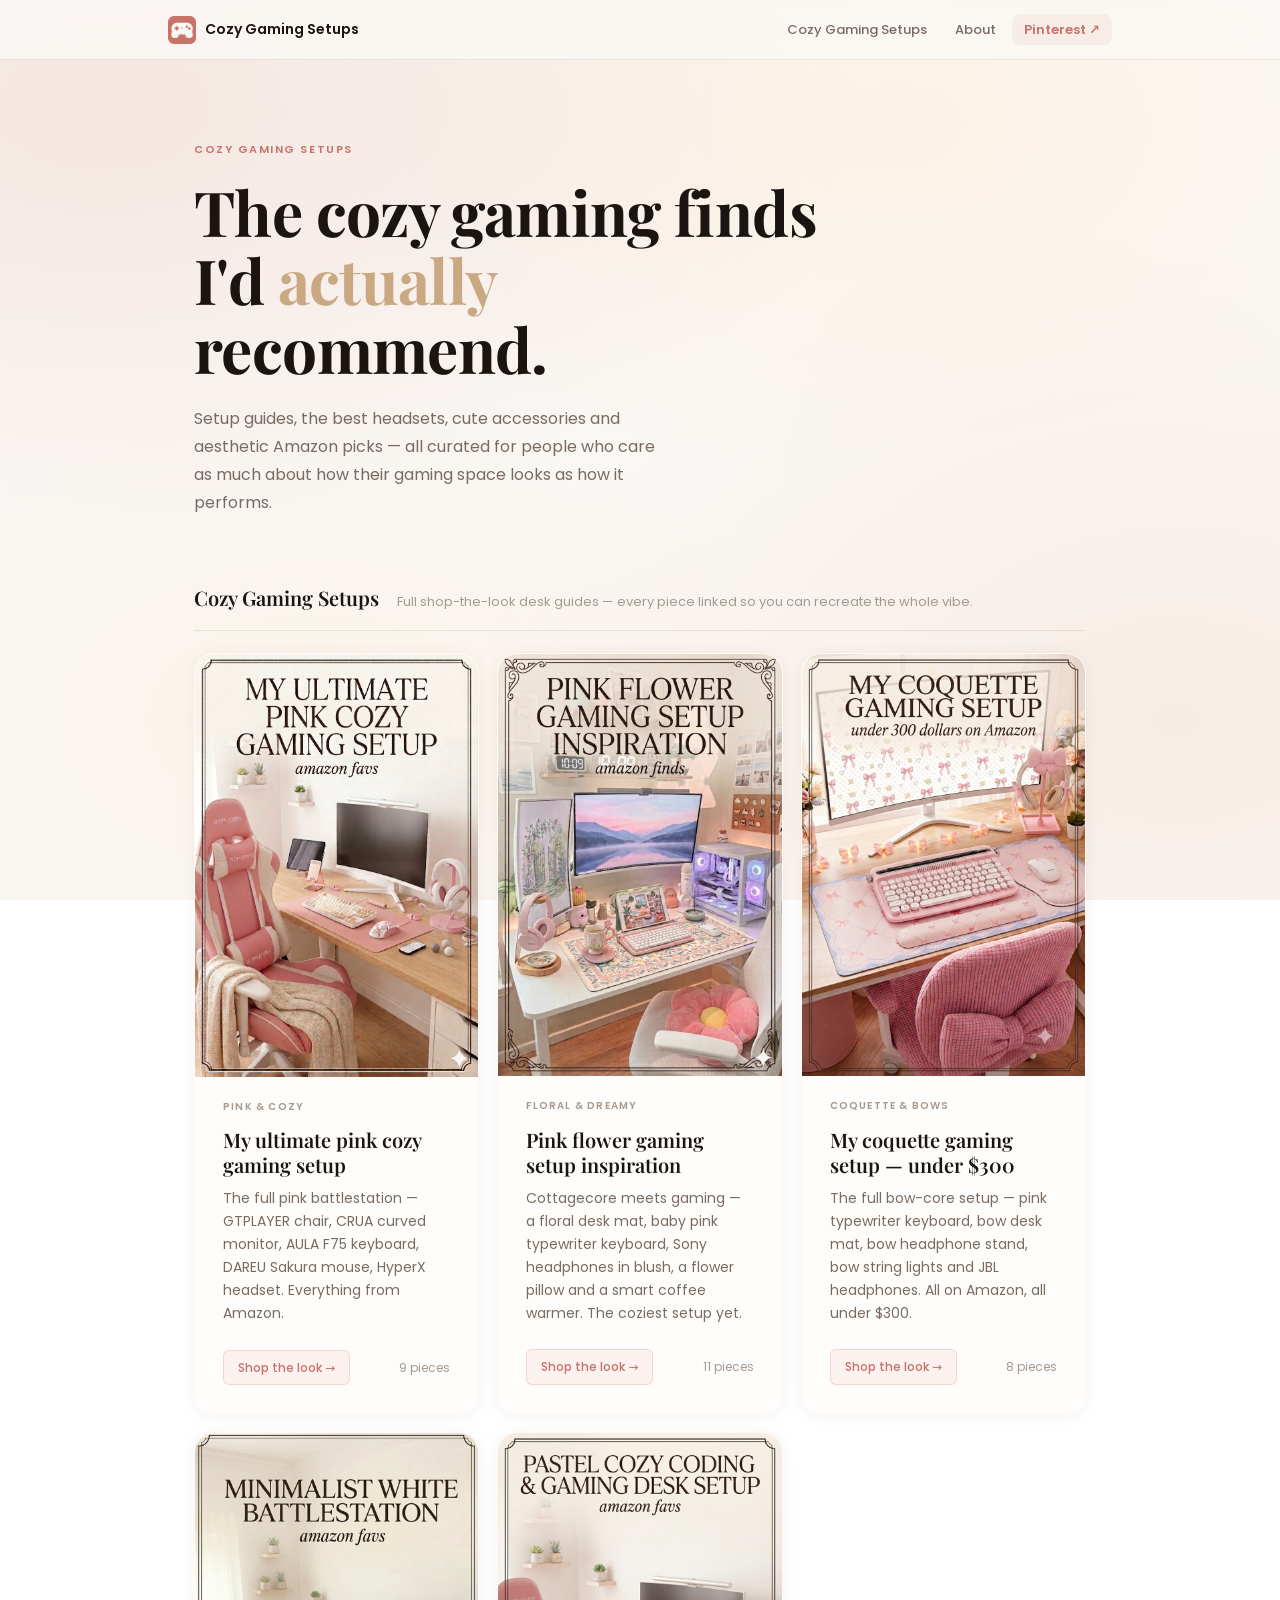
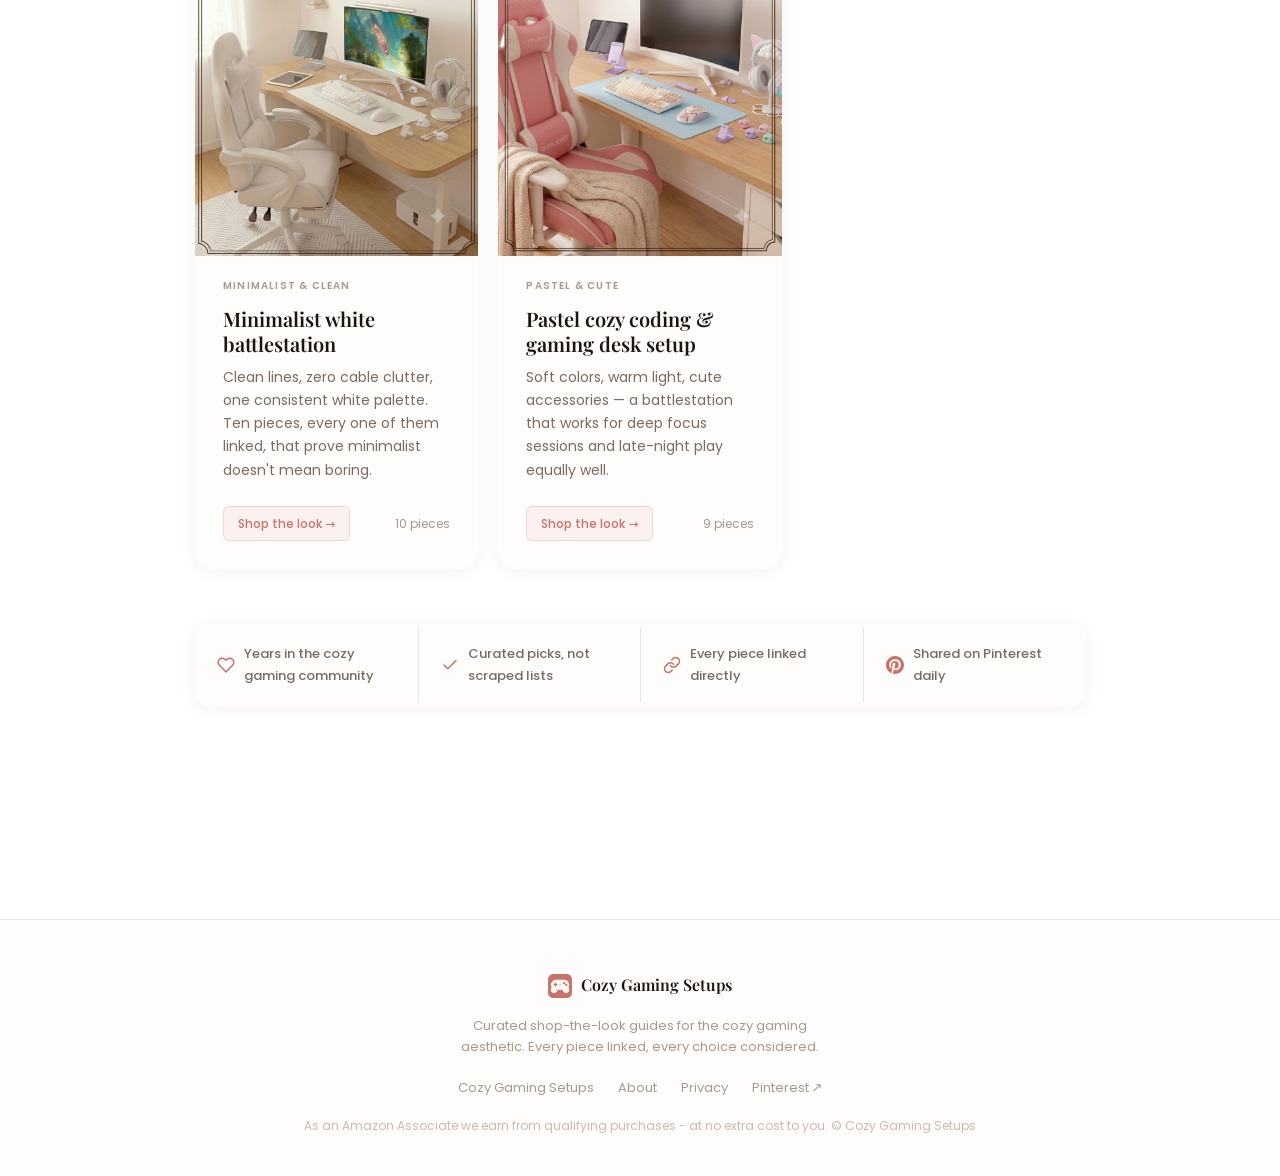
<file: index.html>
<!DOCTYPE html>
<html lang="en">
<head>
<meta charset="utf-8">
<meta name="viewport" content="width=device-width, initial-scale=1">
<title>Cozy Gaming Setups — Setup guides, gear picks &amp; aesthetic Amazon finds</title>
<meta name="description" content="Your guide to the cozy gaming aesthetic — setup guides, the best headsets, cute accessories and curated Amazon finds for gamers who care about how their space looks and feels.">
<meta name="p:domain_verify" content="3ff8e9c5c183b2a7218e1bc20133f83a"/>
<link rel="canonical" href="https://cozygamingsetups.com/"/>
<link rel="icon" href="/favicon.svg" type="image/svg+xml">
<meta property="og:type" content="website">
<meta property="og:title" content="Cozy Gaming Setups — Setup guides, gear picks &amp; aesthetic Amazon finds">
<meta property="og:description" content="Your guide to the cozy gaming aesthetic — full setup guides, the best headsets, cute accessories and curated Amazon finds for gamers who care about how their space looks and feels.">
<meta property="og:url" content="https://cozygamingsetups.com/">
<meta property="og:image" content="https://cozygamingsetups.com/images/pink-cozy-gaming-setup.png">
<script type="application/ld+json">
{
  "@context": "https://schema.org",
  "@type": "WebSite",
  "name": "Cozy Gaming Setups",
  "url": "https://cozygamingsetups.com",
  "description": "Curated shop-the-look guides for the cozy gaming aesthetic. Every piece linked, every choice considered.",
  "publisher": {
    "@type": "Organization",
    "name": "Cozy Gaming Setups",
    "url": "https://cozygamingsetups.com"
  }
}
</script>
<link rel="preconnect" href="https://fonts.googleapis.com">
<link href="https://fonts.googleapis.com/css2?family=Playfair+Display:ital,wght@0,600;0,700;1,400;1,600&family=Poppins:wght@400;500;600&display=swap" rel="stylesheet">
<link rel="stylesheet" href="style.css">
</head>
<body>

  <nav class="site-nav">
    <div class="nav-inner">
      <a class="nav-logo" href="">
        <img src="images/logo.png" width="28" height="28" alt="Cozy Gaming Setups logo">
        Cozy Gaming Setups
      </a>
      <ul class="nav-links">
        <li class="nav-home"><a href="#setups">Cozy Gaming Setups</a></li>
        <li><a href="about/">About</a></li>
        <li class="nav-cta"><a href="https://nl.pinterest.com/cozygamingsetups/" target="_blank">Pinterest ↗</a></li>
      </ul>
    </div>
  </nav>

  <div class="wrap">
    <section class="home-hero">
      <span class="kicker">Cozy Gaming Setups</span>
      <h1>The cozy gaming finds I'd <span style="color:#C9A882">actually</span> recommend.</h1>
      <p class="lead">Setup guides, the best headsets, cute accessories and aesthetic Amazon picks — all curated for people who care as much about how their gaming space looks as how it performs.</p>
    </section>

    <section class="cat-section" id="setups">
      <div class="cat-header">
        <h2 class="cat-title">Cozy Gaming Setups</h2>
        <p class="cat-desc">Full shop-the-look desk guides — every piece linked so you can recreate the whole vibe.</p>
      </div>
      <div class="grid">
        <a class="card pink" href="pink-cozy-gaming-setup/">
          <div class="card-img-wrap">
            <img src="images/pink-cozy-gaming-setup.png" alt="My ultimate pink cozy gaming setup">
          </div>
          <span class="card-label">Pink &amp; cozy</span>
          <h2>My ultimate pink cozy gaming setup</h2>
          <p>The full pink battlestation — GTPLAYER chair, CRUA curved monitor, AULA F75 keyboard, DAREU Sakura mouse, HyperX headset. Everything from Amazon.</p>
          <div class="card-foot">
            <span class="pill">Shop the look &rarr;</span>
            <span class="card-count">9 pieces</span>
          </div>
        </a>

        <a class="card pink" href="pink-flower-gaming-setup/">
          <div class="card-img-wrap">
            <img src="images/pink-flower-gaming-setup-inspiration.png" alt="Pink flower gaming setup inspiration — floral desk mat, typewriter keyboard and cozy pink accessories">
          </div>
          <span class="card-label">Floral &amp; dreamy</span>
          <h2>Pink flower gaming setup inspiration</h2>
          <p>Cottagecore meets gaming — a floral desk mat, baby pink typewriter keyboard, Sony headphones in blush, a flower pillow and a smart coffee warmer. The coziest setup yet.</p>
          <div class="card-foot">
            <span class="pill">Shop the look &rarr;</span>
            <span class="card-count">11 pieces</span>
          </div>
        </a>

        <a class="card pink" href="coquette-gaming-setup/">
          <div class="card-img-wrap">
            <img src="images/coquette-gaming-setup.png" alt="My coquette gaming setup — pink typewriter keyboard, bow desk mat and bow headphone stand">
          </div>
          <span class="card-label">Coquette &amp; bows</span>
          <h2>My coquette gaming setup — under $300</h2>
          <p>The full bow-core setup — pink typewriter keyboard, bow desk mat, bow headphone stand, bow string lights and JBL headphones. All on Amazon, all under $300.</p>
          <div class="card-foot">
            <span class="pill">Shop the look &rarr;</span>
            <span class="card-count">8 pieces</span>
          </div>
        </a>

        <a class="card minimalist" href="minimalist-white-battlestation/">
          <div class="card-img-wrap">
            <img src="images/minimalist-white.png" alt="Minimalist white gaming battlestation">
          </div>
          <span class="card-label">Minimalist &amp; clean</span>
          <h2>Minimalist white battlestation</h2>
          <p>Clean lines, zero cable clutter, one consistent white palette. Ten pieces, every one of them linked, that prove minimalist doesn't mean boring.</p>
          <div class="card-foot">
            <span class="pill">Shop the look &rarr;</span>
            <span class="card-count">10 pieces</span>
          </div>
        </a>

        <a class="card pastel" href="pastel-coding-gaming-desk/">
          <div class="card-img-wrap">
            <img src="images/pastel-cozy-gaming-setup.png" alt="Pastel cozy coding and gaming desk setup">
          </div>
          <span class="card-label">Pastel &amp; cute</span>
          <h2>Pastel cozy coding &amp; gaming desk setup</h2>
          <p>Soft colors, warm light, cute accessories — a battlestation that works for deep focus sessions and late-night play equally well.</p>
          <div class="card-foot">
            <span class="pill">Shop the look &rarr;</span>
            <span class="card-count">9 pieces</span>
          </div>
        </a>
      </div>
    </section>

    <div class="trust-strip">
      <div class="trust-item">
        <svg class="trust-icon" width="18" height="18" viewBox="0 0 24 24" fill="none" stroke="currentColor" stroke-width="2" stroke-linecap="round" stroke-linejoin="round" aria-hidden="true"><path d="M20.84 4.61a5.5 5.5 0 0 0-7.78 0L12 5.67l-1.06-1.06a5.5 5.5 0 0 0-7.78 7.78l1.06 1.06L12 21.23l7.78-7.78 1.06-1.06a5.5 5.5 0 0 0 0-7.78z"/></svg>
        <span>Years in the cozy gaming community</span>
      </div>
      <div class="trust-item">
        <svg class="trust-icon" width="18" height="18" viewBox="0 0 24 24" fill="none" stroke="currentColor" stroke-width="2" stroke-linecap="round" stroke-linejoin="round" aria-hidden="true"><polyline points="20 6 9 17 4 12"/></svg>
        <span>Curated picks, not scraped lists</span>
      </div>
      <div class="trust-item">
        <svg class="trust-icon" width="18" height="18" viewBox="0 0 24 24" fill="none" stroke="currentColor" stroke-width="2" stroke-linecap="round" stroke-linejoin="round" aria-hidden="true"><path d="M10 13a5 5 0 0 0 7.54.54l3-3a5 5 0 0 0-7.07-7.07l-1.72 1.71"/><path d="M14 11a5 5 0 0 0-7.54-.54l-3 3a5 5 0 0 0 7.07 7.07l1.71-1.71"/></svg>
        <span>Every piece linked directly</span>
      </div>
      <div class="trust-item">
        <svg class="trust-icon" width="18" height="18" viewBox="0 0 24 24" fill="currentColor" aria-hidden="true"><path d="M12 0C5.373 0 0 5.373 0 12c0 5.084 3.163 9.426 7.627 11.174-.105-.949-.2-2.405.042-3.441.218-.937 1.407-5.965 1.407-5.965s-.359-.719-.359-1.782c0-1.668.967-2.914 2.171-2.914 1.023 0 1.518.769 1.518 1.69 0 1.029-.655 2.568-.994 3.995-.283 1.194.599 2.169 1.777 2.169 2.133 0 3.772-2.249 3.772-5.495 0-2.873-2.064-4.882-5.012-4.882-3.414 0-5.418 2.561-5.418 5.207 0 1.031.397 2.138.893 2.738a.36.36 0 0 1 .083.345l-.333 1.36c-.053.22-.174.267-.402.161-1.499-.698-2.436-2.889-2.436-4.649 0-3.785 2.75-7.262 7.929-7.262 4.163 0 7.398 2.967 7.398 6.931 0 4.136-2.607 7.464-6.227 7.464-1.216 0-2.359-.632-2.75-1.378l-.748 2.853c-.271 1.043-1.002 2.35-1.492 3.146C9.57 23.812 10.763 24 12 24c6.627 0 12-5.373 12-12S18.627 0 12 0z"/></svg>
        <span>Shared on Pinterest daily</span>
      </div>
    </div>
  </div>

  <footer class="site-footer">
    <div class="footer-inner">
      <a class="footer-logo" href="">
        <img src="images/logo.png" width="24" height="24" alt="Cozy Gaming Setups logo">
        Cozy Gaming Setups
      </a>
      <p class="footer-tagline">Curated shop-the-look guides for the cozy gaming aesthetic. Every piece linked, every choice considered.</p>
      <ul class="footer-links">
        <li><a href="#setups">Cozy Gaming Setups</a></li>
        <li><a href="about/">About</a></li>
        <li><a href="privacy/">Privacy</a></li>
        <li><a href="https://nl.pinterest.com/cozygamingsetups/" target="_blank">Pinterest ↗</a></li>
      </ul>
      <p class="footer-copy">As an Amazon Associate we earn from qualifying purchases - at no extra cost to you. &copy; Cozy Gaming Setups</p>
    </div>
  </footer>

</body>
</html>
</file>
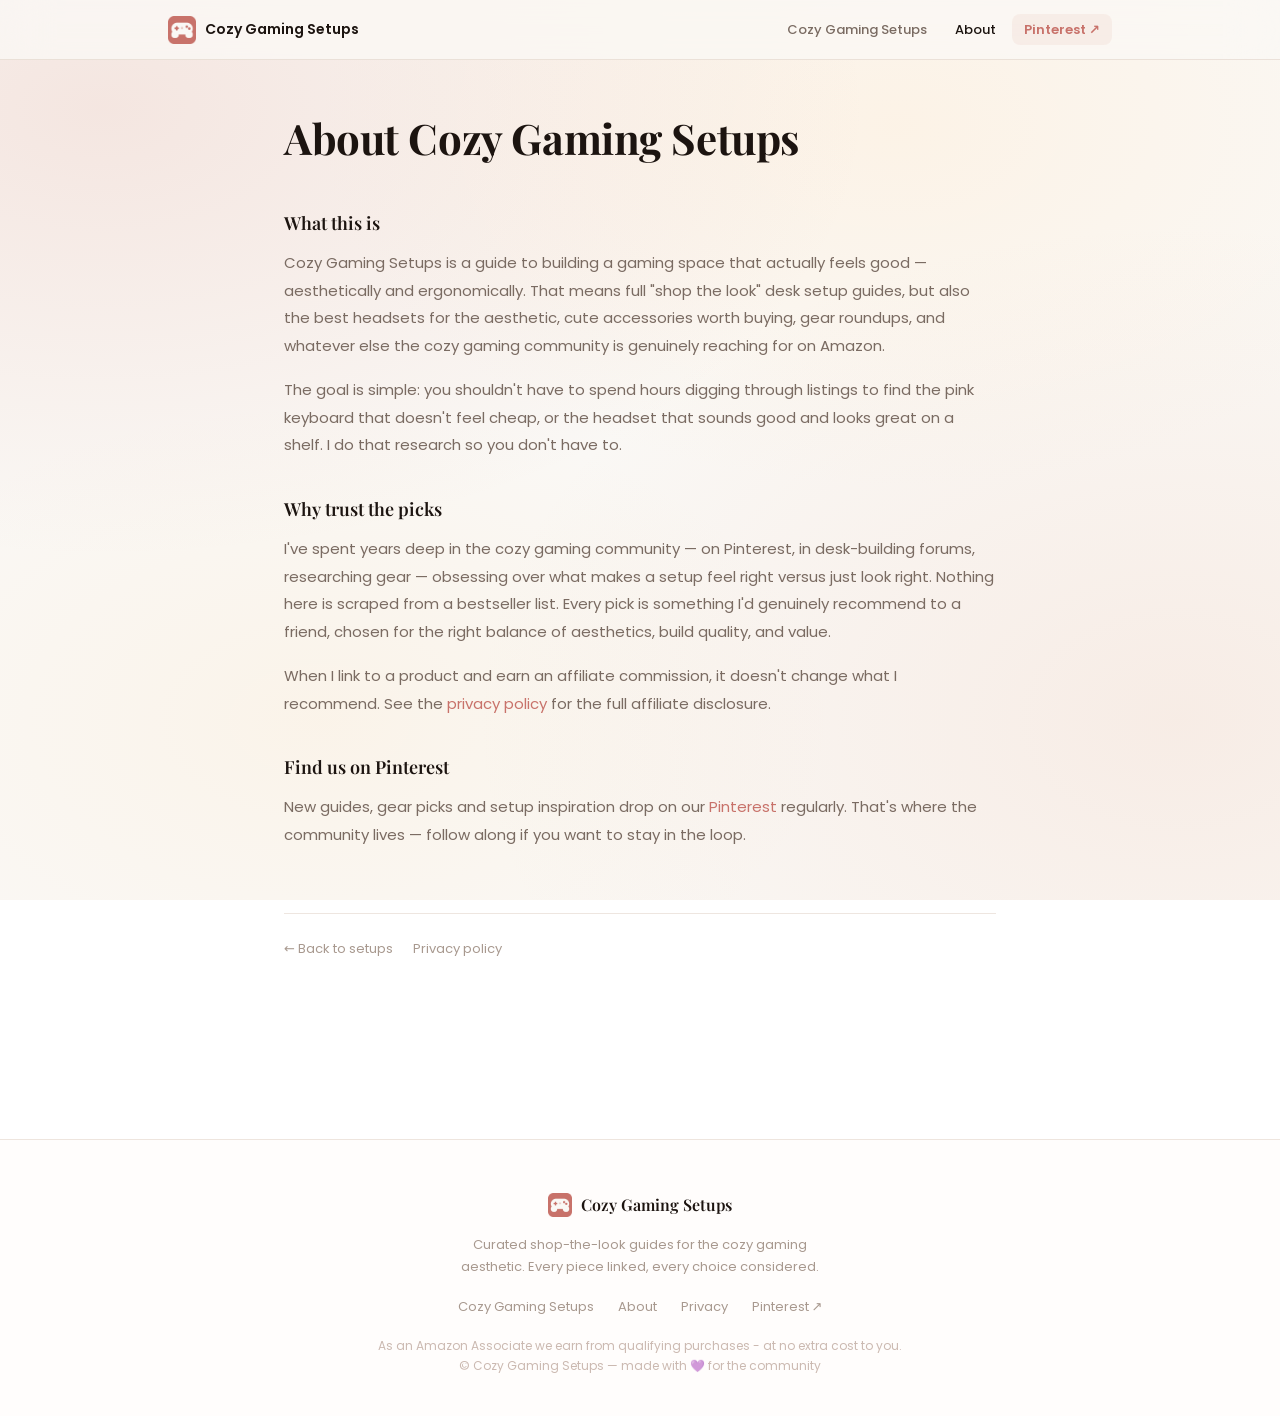
<file: about/index.html>
<!DOCTYPE html>
<html lang="en">
<head>
<meta charset="utf-8">
<meta name="viewport" content="width=device-width, initial-scale=1">
<title>About — Cozy Gaming Setups</title>
<meta name="description" content="Cozy Gaming Setups publishes curated shop-the-look guides for cozy, pastel and minimalist gaming desk setups. Every piece linked.">
<meta name="p:domain_verify" content="3ff8e9c5c183b2a7218e1bc20133f83a"/>
<link rel="canonical" href="https://cozygamingsetups.com/about/"/>
<link rel="icon" href="/favicon.svg" type="image/svg+xml">
<link rel="preconnect" href="https://fonts.googleapis.com">
<link href="https://fonts.googleapis.com/css2?family=Playfair+Display:ital,wght@0,600;0,700;1,400;1,600&family=Poppins:wght@400;500;600&display=swap" rel="stylesheet">
<link rel="stylesheet" href="../style.css">
</head>
<body>

  <!-- ── NAVIGATION ── -->
  <nav class="site-nav">
    <div class="nav-inner">
      <a class="nav-logo" href="../">
        <img src="../images/logo.png" width="28" height="28" alt="Cozy Gaming Setups logo">
        Cozy Gaming Setups
      </a>
      <ul class="nav-links">
        <li class="nav-home"><a href="../">Cozy Gaming Setups</a></li>
        <li><a href="../about/" class="active">About</a></li>
        <li class="nav-cta"><a href="https://nl.pinterest.com/cozygamingsetups/" target="_blank">Pinterest ↗</a></li>
      </ul>
    </div>
  </nav>

  <div class="wrap narrow prose">
    <h1>About Cozy Gaming Setups</h1>

    <h2>What this is</h2>
    <p>Cozy Gaming Setups is a guide to building a gaming space that actually feels good — aesthetically and ergonomically. That means full "shop the look" desk setup guides, but also the best headsets for the aesthetic, cute accessories worth buying, gear roundups, and whatever else the cozy gaming community is genuinely reaching for on Amazon.</p>
    <p>The goal is simple: you shouldn't have to spend hours digging through listings to find the pink keyboard that doesn't feel cheap, or the headset that sounds good and looks great on a shelf. I do that research so you don't have to.</p>

    <h2>Why trust the picks</h2>
    <p>I've spent years deep in the cozy gaming community — on Pinterest, in desk-building forums, researching gear — obsessing over what makes a setup feel right versus just look right. Nothing here is scraped from a bestseller list. Every pick is something I'd genuinely recommend to a friend, chosen for the right balance of aesthetics, build quality, and value.</p>
    <p>When I link to a product and earn an affiliate commission, it doesn't change what I recommend. See the <a href="../privacy/">privacy policy</a> for the full affiliate disclosure.</p>

    <h2>Find us on Pinterest</h2>
    <p>New guides, gear picks and setup inspiration drop on our <a href="https://nl.pinterest.com/cozygamingsetups/" target="_blank">Pinterest</a> regularly. That's where the community lives — follow along if you want to stay in the loop.</p>

    <footer class="page-footer">
      <a href="../">&larr; Back to setups</a>
      <a href="../privacy/">Privacy policy</a>
    </footer>
  </div>

  <!-- ── SITE FOOTER ── -->
  <footer class="site-footer">
    <div class="footer-inner">
      <a class="footer-logo" href="../">
        <img src="../images/logo.png" width="24" height="24" alt="Cozy Gaming Setups logo">
        Cozy Gaming Setups
      </a>
      <p class="footer-tagline">Curated shop-the-look guides for the cozy gaming aesthetic. Every piece linked, every choice considered.</p>
      <ul class="footer-links">
        <li class="nav-home"><a href="../">Cozy Gaming Setups</a></li>
        <li><a href="../about/">About</a></li>
        <li><a href="../privacy/">Privacy</a></li>
        <li><a href="https://nl.pinterest.com/cozygamingsetups/" target="_blank">Pinterest ↗</a></li>
      </ul>
      <p class="footer-copy">As an Amazon Associate we earn from qualifying purchases - at no extra cost to you.<br>&copy; Cozy Gaming Setups — made with 💜 for the community</p>
    </div>
  </footer>

</body>
</html>
</file>
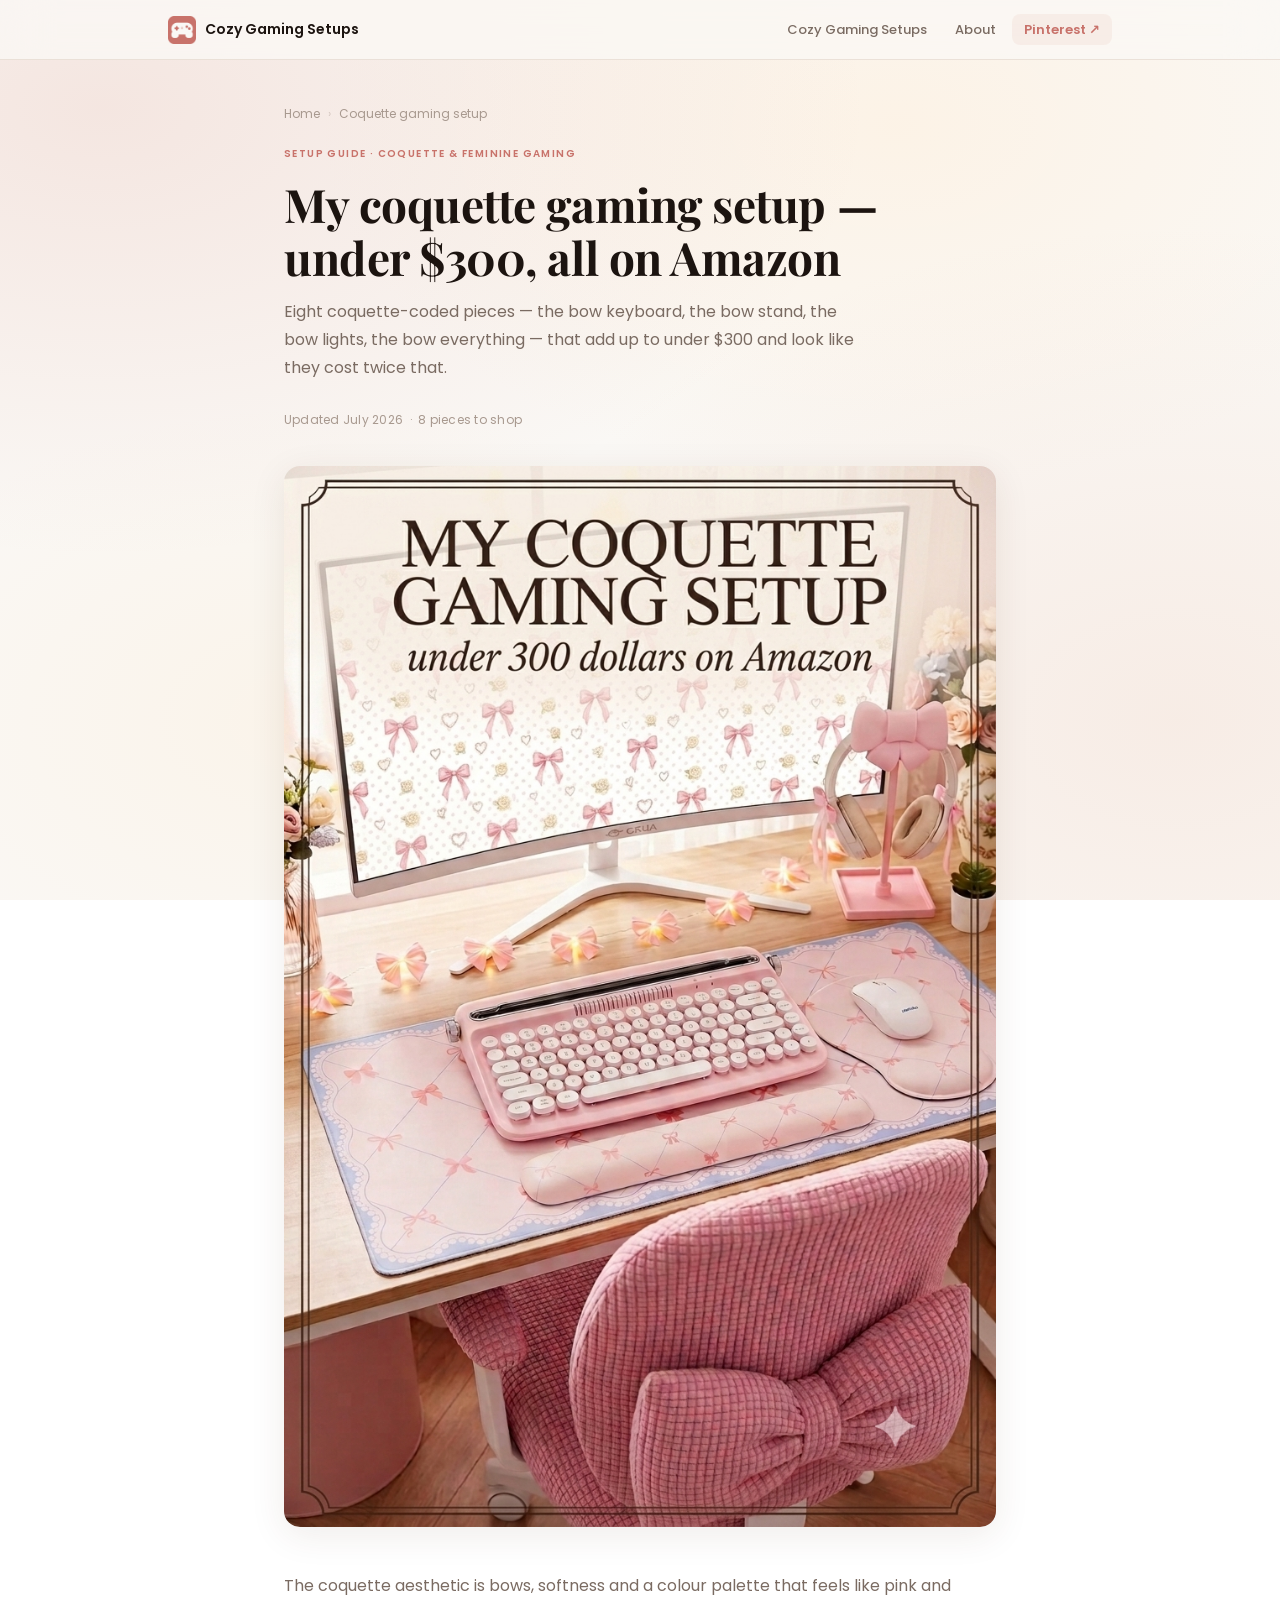
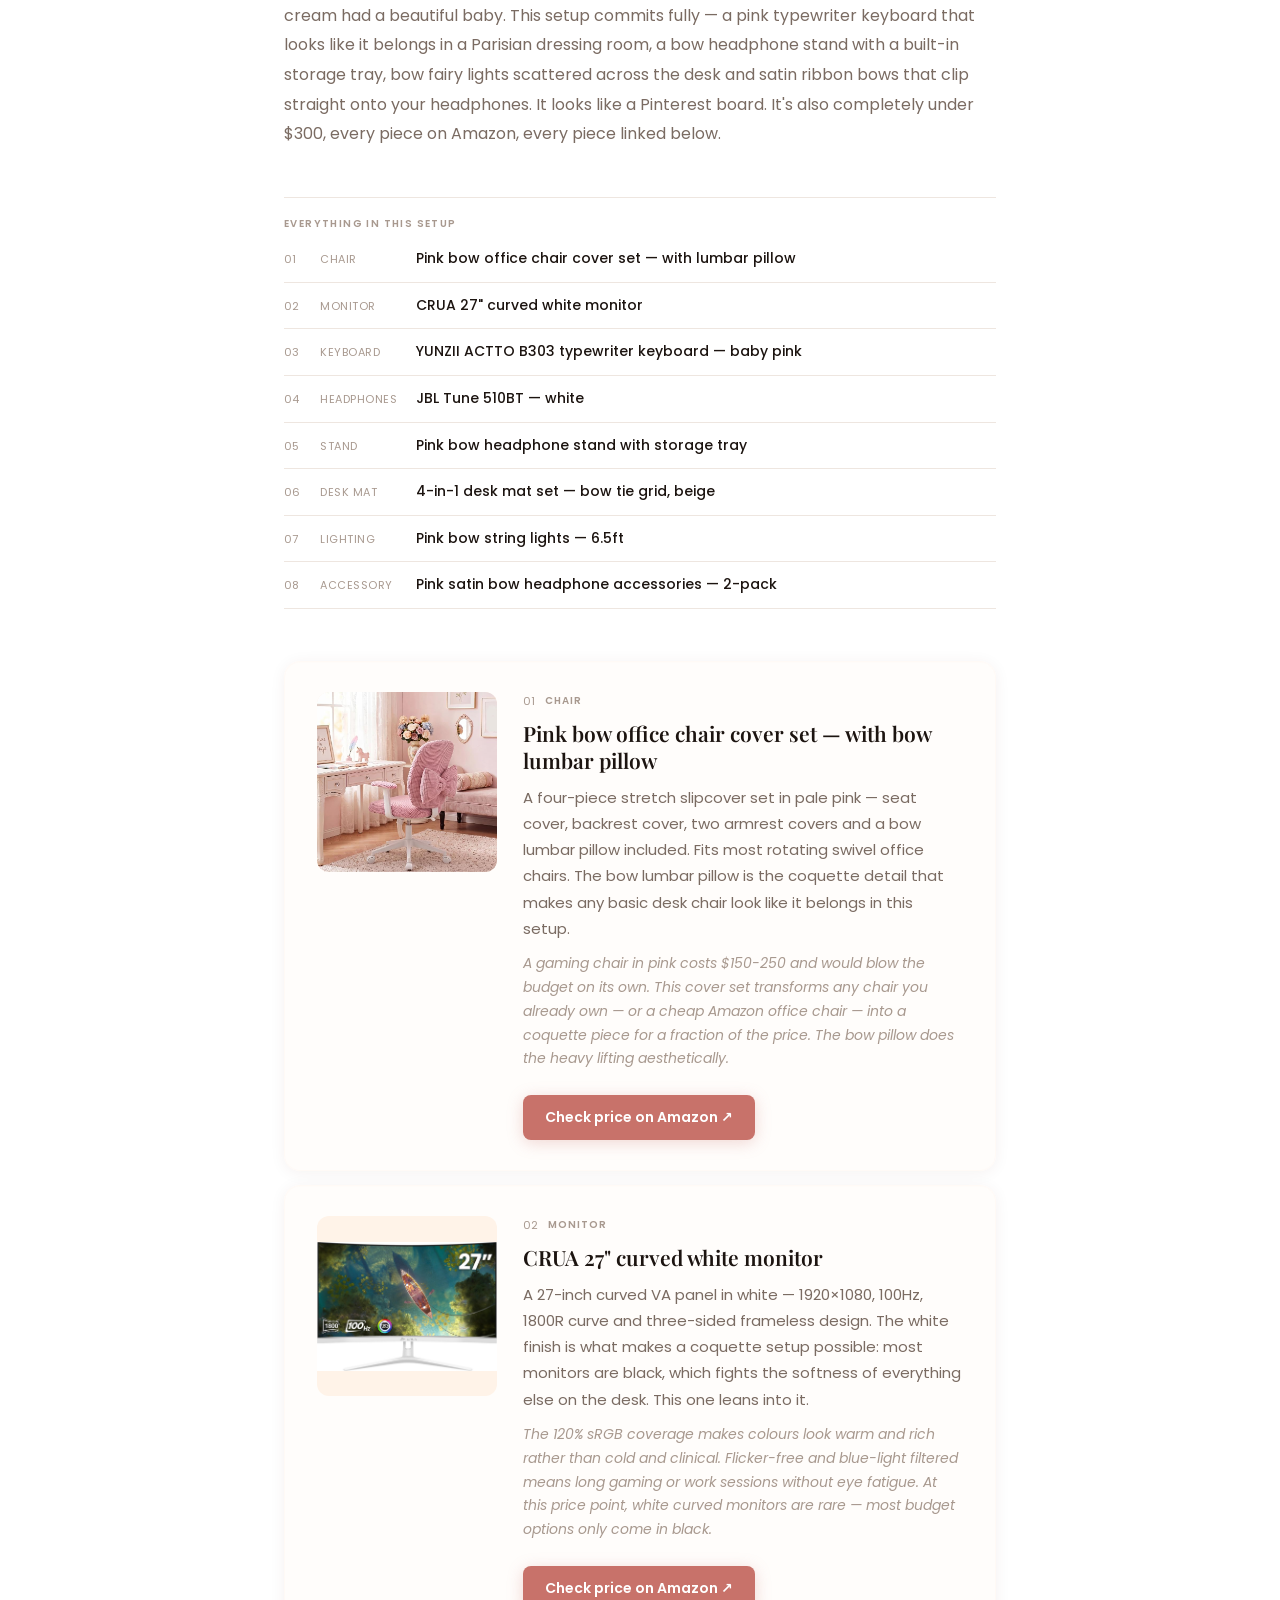
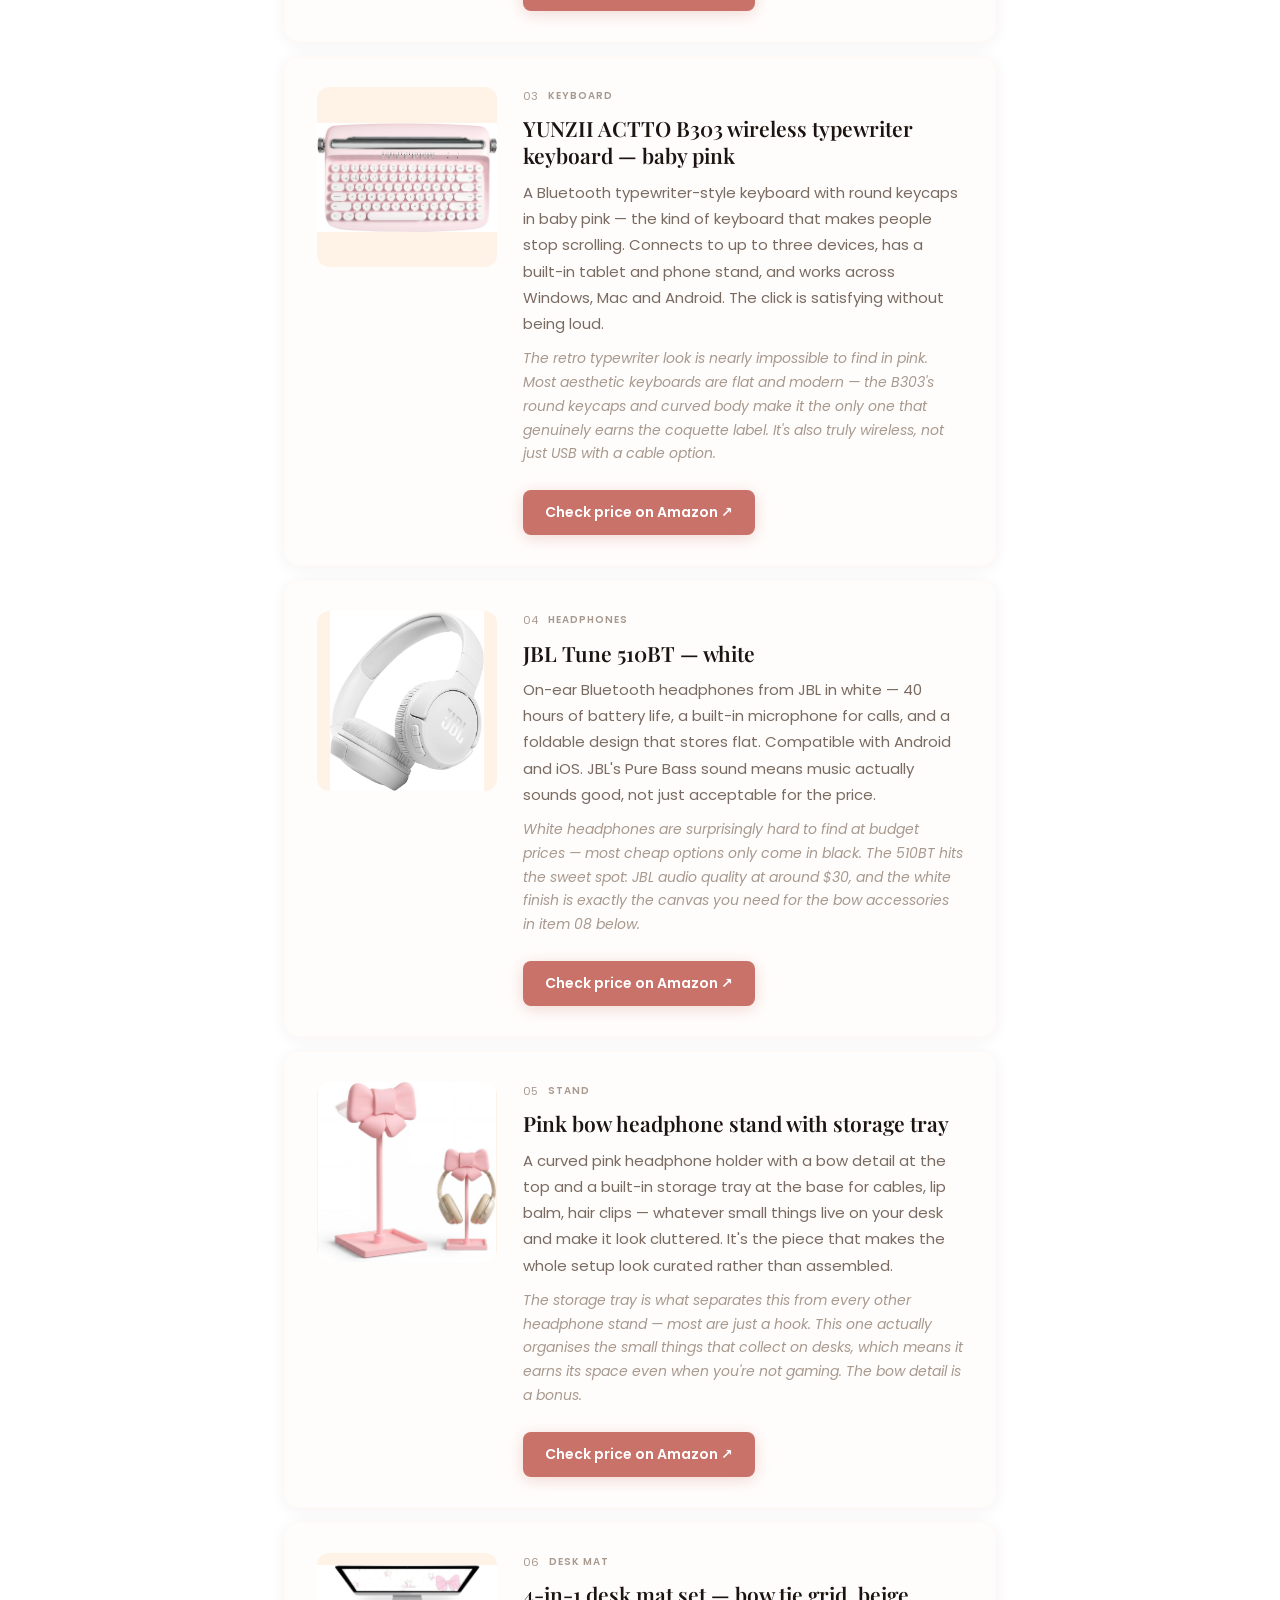
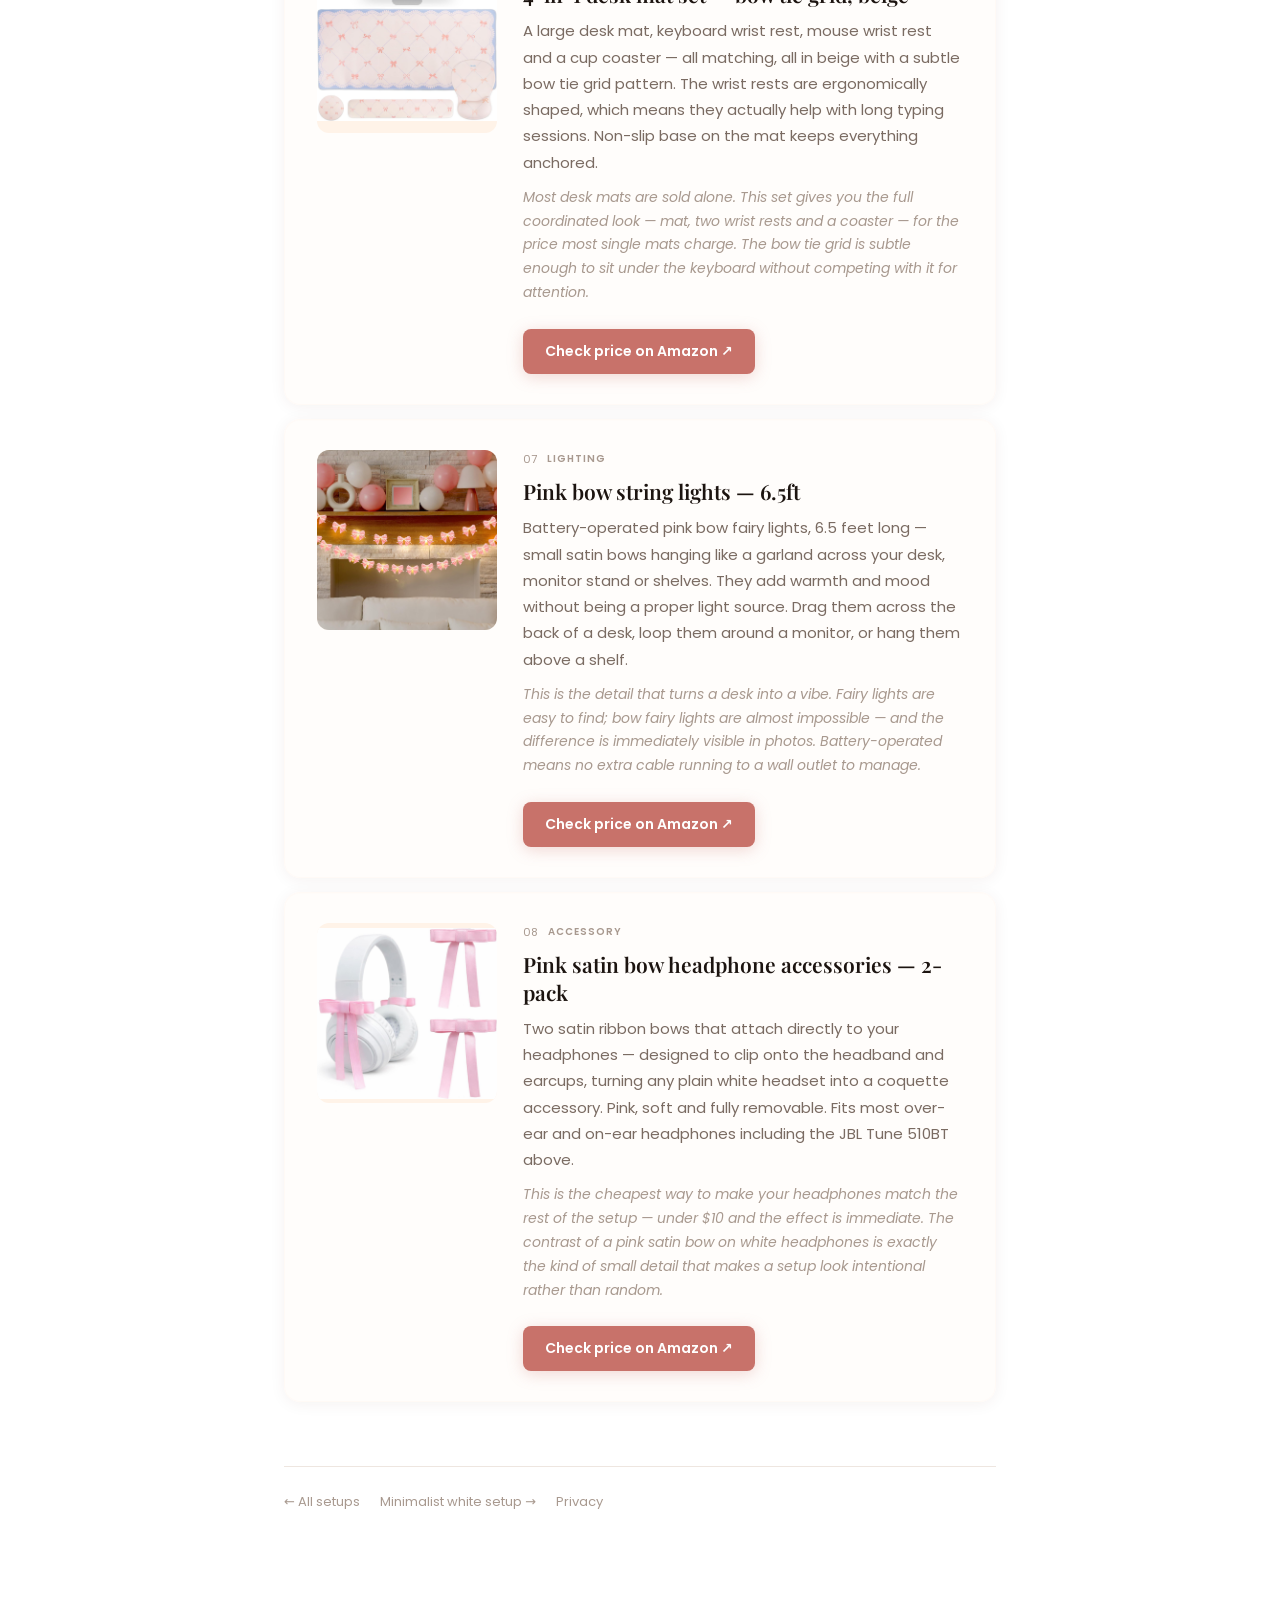
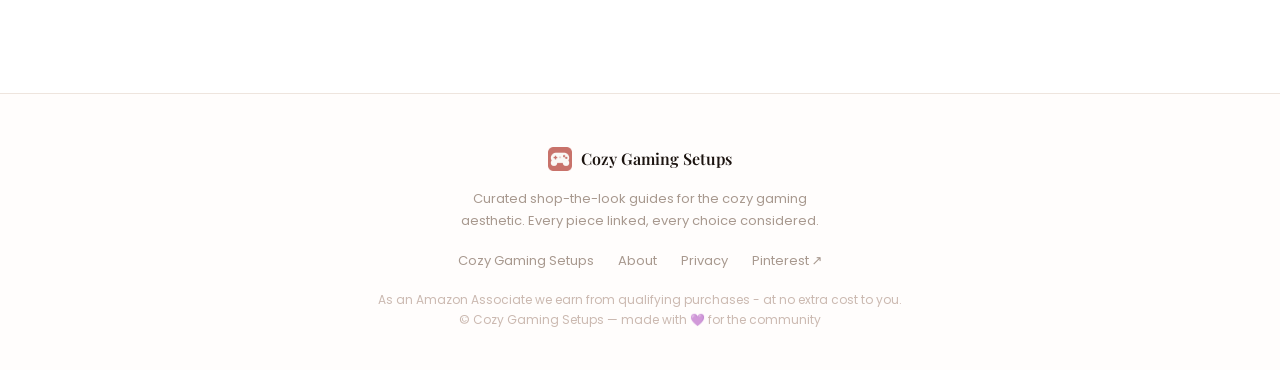
<file: coquette-gaming-setup/index.html>
<!DOCTYPE html>
<html lang="en">
<head>
<meta charset="utf-8">
<meta name="viewport" content="width=device-width, initial-scale=1">
<title>My coquette gaming setup — under $300 on Amazon | Cozy Gaming Setups</title>
<meta name="description" content="Full coquette gaming setup guide — pink typewriter keyboard, bow headphone stand, bow string lights, CRUA curved monitor and more. The whole look for under $300 from Amazon.">
<meta name="p:domain_verify" content="3ff8e9c5c183b2a7218e1bc20133f83a"/>
<link rel="canonical" href="https://cozygamingsetups.com/coquette-gaming-setup/"/>
<link rel="icon" href="/favicon.svg" type="image/svg+xml">
<meta property="og:type" content="article">
<meta property="og:title" content="My coquette gaming setup — under $300 on Amazon ✨">
<meta property="og:description" content="Pink typewriter keyboard, bow headphone stand, bow string lights, CRUA curved monitor, JBL headphones and bow accessories — the full coquette gaming setup from Amazon for under $300.">
<meta property="og:url" content="https://cozygamingsetups.com/coquette-gaming-setup/">
<meta property="og:image" content="https://cozygamingsetups.com/images/coquette-gaming-setup.png">
<script type="application/ld+json">
{
  "@context": "https://schema.org",
  "@graph": [
    {
      "@type": "Article",
      "headline": "My coquette gaming setup — under $300, all on Amazon",
      "description": "Full coquette gaming setup guide — pink typewriter keyboard, bow headphone stand, bow string lights and CRUA curved monitor. The whole look for under $300 from Amazon.",
      "url": "https://cozygamingsetups.com/coquette-gaming-setup/",
      "image": "https://cozygamingsetups.com/images/coquette-gaming-setup.png",
      "publisher": {
        "@type": "Organization",
        "name": "Cozy Gaming Setups",
        "url": "https://cozygamingsetups.com"
      }
    },
    {
      "@type": "BreadcrumbList",
      "itemListElement": [
        {
          "@type": "ListItem",
          "position": 1,
          "name": "Home",
          "item": "https://cozygamingsetups.com/"
        },
        {
          "@type": "ListItem",
          "position": 2,
          "name": "Coquette gaming setup",
          "item": "https://cozygamingsetups.com/coquette-gaming-setup/"
        }
      ]
    }
  ]
}
</script>
<link rel="preconnect" href="https://fonts.googleapis.com">
<link href="https://fonts.googleapis.com/css2?family=Playfair+Display:ital,wght@0,600;0,700;1,400;1,600&family=Poppins:wght@400;500;600&display=swap" rel="stylesheet">
<link rel="stylesheet" href="../style.css">
</head>
<body>

  <!-- ── NAVIGATION ── -->
  <nav class="site-nav">
    <div class="nav-inner">
      <a class="nav-logo" href="../">
        <img src="../images/logo.png" width="28" height="28" alt="Cozy Gaming Setups logo">
        Cozy Gaming Setups
      </a>
      <ul class="nav-links">
        <li class="nav-home"><a href="../">Cozy Gaming Setups</a></li>
        <li><a href="../about/">About</a></li>
        <li class="nav-cta"><a href="https://nl.pinterest.com/cozygamingsetups/" target="_blank">Pinterest ↗</a></li>
      </ul>
    </div>
  </nav>

  <div class="wrap narrow article-wrap">

    <nav class="breadcrumb"><a href="../">Home</a><span class="breadcrumb-sep">›</span><span>Coquette gaming setup</span></nav>

    <header class="article-header">
      <span class="page-tag">Setup guide · Coquette &amp; feminine gaming</span>
      <h1>My coquette gaming setup — under $300, all on Amazon</h1>
      <p class="sub-lead">Eight coquette-coded pieces — the bow keyboard, the bow stand, the bow lights, the bow everything — that add up to under $300 and look like they cost twice that.</p>
    </header>
    <p class="article-date">Updated July 2026 &nbsp;·&nbsp; 8 pieces to shop</p>

    <div class="setup-hero-img">
      <img src="../images/coquette-gaming-setup.png" alt="My coquette gaming setup — pink typewriter keyboard on a bow desk mat, CRUA curved white monitor, pink bow headphone stand and bow string lights">
    </div>

    <p class="intro">The coquette aesthetic is bows, softness and a colour palette that feels like pink and cream had a beautiful baby. This setup commits fully — a pink typewriter keyboard that looks like it belongs in a Parisian dressing room, a bow headphone stand with a built-in storage tray, bow fairy lights scattered across the desk and satin ribbon bows that clip straight onto your headphones. It looks like a Pinterest board. It's also completely under $300, every piece on Amazon, every piece linked below.</p>

    <div class="quick-picks">
      <p class="quick-picks-title">Everything in this setup</p>
      <ul class="picks-list">
        <li><span class="pick-num">01</span><span class="pick-cat">Chair</span><span class="pick-name">Pink bow office chair cover set — with lumbar pillow</span></li>
        <li><span class="pick-num">02</span><span class="pick-cat">Monitor</span><span class="pick-name">CRUA 27" curved white monitor</span></li>
        <li><span class="pick-num">03</span><span class="pick-cat">Keyboard</span><span class="pick-name">YUNZII ACTTO B303 typewriter keyboard — baby pink</span></li>
        <li><span class="pick-num">04</span><span class="pick-cat">Headphones</span><span class="pick-name">JBL Tune 510BT — white</span></li>
        <li><span class="pick-num">05</span><span class="pick-cat">Stand</span><span class="pick-name">Pink bow headphone stand with storage tray</span></li>
        <li><span class="pick-num">06</span><span class="pick-cat">Desk mat</span><span class="pick-name">4-in-1 desk mat set — bow tie grid, beige</span></li>
        <li><span class="pick-num">07</span><span class="pick-cat">Lighting</span><span class="pick-name">Pink bow string lights — 6.5ft</span></li>
        <li><span class="pick-num">08</span><span class="pick-cat">Accessory</span><span class="pick-name">Pink satin bow headphone accessories — 2-pack</span></li>
      </ul>
    </div>

    <div class="products-section">

      <div class="product">
        <div class="product-img"><img src="../images/coquette-gaming-setup/desk-chair-with-bow-in-back.jpg" alt="Pink bow desk chair — feminine coquette gaming chair" loading="lazy"></div>
        <div class="product-body">
          <div class="product-meta"><span class="product-idx">01</span><span class="cat">Chair</span></div>
          <h3>Pink bow office chair cover set — with bow lumbar pillow</h3>
          <p class="desc">A four-piece stretch slipcover set in pale pink — seat cover, backrest cover, two armrest covers and a bow lumbar pillow included. Fits most rotating swivel office chairs. The bow lumbar pillow is the coquette detail that makes any basic desk chair look like it belongs in this setup.</p>
          <p class="why">A gaming chair in pink costs $150-250 and would blow the budget on its own. This cover set transforms any chair you already own — or a cheap Amazon office chair — into a coquette piece for a fraction of the price. The bow pillow does the heavy lifting aesthetically.</p>
          <a class="btn" href="https://www.amazon.com/dp/B0GXTG1MK9/?tag=cozygamingset-20" rel="nofollow sponsored" target="_blank">Check price on Amazon ↗</a>
        </div>
      </div>

      <div class="product">
        <div class="product-img"><img src="../images/coquette-gaming-setup/quality-monitor.jpg" alt="CRUA 27-inch curved white monitor — 100Hz VA panel" loading="lazy"></div>
        <div class="product-body">
          <div class="product-meta"><span class="product-idx">02</span><span class="cat">Monitor</span></div>
          <h3>CRUA 27" curved white monitor</h3>
          <p class="desc">A 27-inch curved VA panel in white — 1920×1080, 100Hz, 1800R curve and three-sided frameless design. The white finish is what makes a coquette setup possible: most monitors are black, which fights the softness of everything else on the desk. This one leans into it.</p>
          <p class="why">The 120% sRGB coverage makes colours look warm and rich rather than cold and clinical. Flicker-free and blue-light filtered means long gaming or work sessions without eye fatigue. At this price point, white curved monitors are rare — most budget options only come in black.</p>
          <a class="btn" href="https://www.amazon.com/dp/B0BYP9SFJK/?tag=cozygamingset-20" rel="nofollow sponsored" target="_blank">Check price on Amazon ↗</a>
        </div>
      </div>

      <div class="product">
        <div class="product-img"><img src="../images/coquette-gaming-setup/typewriter-keyboard.jpg" alt="YUNZII ACTTO B303 wireless typewriter keyboard in baby pink" loading="lazy"></div>
        <div class="product-body">
          <div class="product-meta"><span class="product-idx">03</span><span class="cat">Keyboard</span></div>
          <h3>YUNZII ACTTO B303 wireless typewriter keyboard — baby pink</h3>
          <p class="desc">A Bluetooth typewriter-style keyboard with round keycaps in baby pink — the kind of keyboard that makes people stop scrolling. Connects to up to three devices, has a built-in tablet and phone stand, and works across Windows, Mac and Android. The click is satisfying without being loud.</p>
          <p class="why">The retro typewriter look is nearly impossible to find in pink. Most aesthetic keyboards are flat and modern — the B303's round keycaps and curved body make it the only one that genuinely earns the coquette label. It's also truly wireless, not just USB with a cable option.</p>
          <a class="btn" href="https://www.amazon.com/dp/B09QPM8S64/?tag=cozygamingset-20" rel="nofollow sponsored" target="_blank">Check price on Amazon ↗</a>
        </div>
      </div>

      <div class="product">
        <div class="product-img"><img src="../images/coquette-gaming-setup/jbl-white-headphones.jpg" alt="JBL Tune 510BT on-ear Bluetooth headphones in white" loading="lazy"></div>
        <div class="product-body">
          <div class="product-meta"><span class="product-idx">04</span><span class="cat">Headphones</span></div>
          <h3>JBL Tune 510BT — white</h3>
          <p class="desc">On-ear Bluetooth headphones from JBL in white — 40 hours of battery life, a built-in microphone for calls, and a foldable design that stores flat. Compatible with Android and iOS. JBL's Pure Bass sound means music actually sounds good, not just acceptable for the price.</p>
          <p class="why">White headphones are surprisingly hard to find at budget prices — most cheap options only come in black. The 510BT hits the sweet spot: JBL audio quality at around $30, and the white finish is exactly the canvas you need for the bow accessories in item 08 below.</p>
          <a class="btn" href="https://www.amazon.com/dp/B08WM298TV/?tag=cozygamingset-20" rel="nofollow sponsored" target="_blank">Check price on Amazon ↗</a>
        </div>
      </div>

      <div class="product">
        <div class="product-img"><img src="../images/coquette-gaming-setup/bow-headphone-stand.jpg" alt="Pink bow headphone stand with storage tray" loading="lazy"></div>
        <div class="product-body">
          <div class="product-meta"><span class="product-idx">05</span><span class="cat">Stand</span></div>
          <h3>Pink bow headphone stand with storage tray</h3>
          <p class="desc">A curved pink headphone holder with a bow detail at the top and a built-in storage tray at the base for cables, lip balm, hair clips — whatever small things live on your desk and make it look cluttered. It's the piece that makes the whole setup look curated rather than assembled.</p>
          <p class="why">The storage tray is what separates this from every other headphone stand — most are just a hook. This one actually organises the small things that collect on desks, which means it earns its space even when you're not gaming. The bow detail is a bonus.</p>
          <a class="btn" href="https://www.amazon.com/dp/B0GWPBNVX8/?tag=cozygamingset-20" rel="nofollow sponsored" target="_blank">Check price on Amazon ↗</a>
        </div>
      </div>

      <div class="product">
        <div class="product-img"><img src="../images/coquette-gaming-setup/desk-mat-and-mouse-pad-and-wrist-rest.jpg" alt="4-in-1 desk mat set with bow tie grid design in beige" loading="lazy"></div>
        <div class="product-body">
          <div class="product-meta"><span class="product-idx">06</span><span class="cat">Desk mat</span></div>
          <h3>4-in-1 desk mat set — bow tie grid, beige</h3>
          <p class="desc">A large desk mat, keyboard wrist rest, mouse wrist rest and a cup coaster — all matching, all in beige with a subtle bow tie grid pattern. The wrist rests are ergonomically shaped, which means they actually help with long typing sessions. Non-slip base on the mat keeps everything anchored.</p>
          <p class="why">Most desk mats are sold alone. This set gives you the full coordinated look — mat, two wrist rests and a coaster — for the price most single mats charge. The bow tie grid is subtle enough to sit under the keyboard without competing with it for attention.</p>
          <a class="btn" href="https://www.amazon.com/dp/B0FJDRPRBH/?tag=cozygamingset-20" rel="nofollow sponsored" target="_blank">Check price on Amazon ↗</a>
        </div>
      </div>

      <div class="product">
        <div class="product-img"><img src="../images/coquette-gaming-setup/bow-lights.jpg" alt="Pink bow string lights 6.5ft for coquette desk decor" loading="lazy"></div>
        <div class="product-body">
          <div class="product-meta"><span class="product-idx">07</span><span class="cat">Lighting</span></div>
          <h3>Pink bow string lights — 6.5ft</h3>
          <p class="desc">Battery-operated pink bow fairy lights, 6.5 feet long — small satin bows hanging like a garland across your desk, monitor stand or shelves. They add warmth and mood without being a proper light source. Drag them across the back of a desk, loop them around a monitor, or hang them above a shelf.</p>
          <p class="why">This is the detail that turns a desk into a vibe. Fairy lights are easy to find; bow fairy lights are almost impossible — and the difference is immediately visible in photos. Battery-operated means no extra cable running to a wall outlet to manage.</p>
          <a class="btn" href="https://www.amazon.com/dp/B0DSPX7RBT/?tag=cozygamingset-20" rel="nofollow sponsored" target="_blank">Check price on Amazon ↗</a>
        </div>
      </div>

      <div class="product">
        <div class="product-img"><img src="../images/coquette-gaming-setup/bows-accessories-for-headphones.jpg" alt="Pink satin bow headphone accessories 2-pack" loading="lazy"></div>
        <div class="product-body">
          <div class="product-meta"><span class="product-idx">08</span><span class="cat">Accessory</span></div>
          <h3>Pink satin bow headphone accessories — 2-pack</h3>
          <p class="desc">Two satin ribbon bows that attach directly to your headphones — designed to clip onto the headband and earcups, turning any plain white headset into a coquette accessory. Pink, soft and fully removable. Fits most over-ear and on-ear headphones including the JBL Tune 510BT above.</p>
          <p class="why">This is the cheapest way to make your headphones match the rest of the setup — under $10 and the effect is immediate. The contrast of a pink satin bow on white headphones is exactly the kind of small detail that makes a setup look intentional rather than random.</p>
          <a class="btn" href="https://www.amazon.com/dp/B0GKP6YVQB/?tag=cozygamingset-20" rel="nofollow sponsored" target="_blank">Check price on Amazon ↗</a>
        </div>
      </div>

    </div><!-- /.products-section -->

    <footer class="page-footer">
      <a href="../">&larr; All setups</a>
      <a href="../minimalist-white-battlestation/">Minimalist white setup →</a>
      <a href="../privacy/">Privacy</a>
    </footer>

  </div><!-- /.wrap -->

  <!-- ── SITE FOOTER ── -->
  <footer class="site-footer">
    <div class="footer-inner">
      <a class="footer-logo" href="../">
        <img src="../images/logo.png" width="24" height="24" alt="Cozy Gaming Setups logo">
        Cozy Gaming Setups
      </a>
      <p class="footer-tagline">Curated shop-the-look guides for the cozy gaming aesthetic. Every piece linked, every choice considered.</p>
      <ul class="footer-links">
        <li class="nav-home"><a href="../">Cozy Gaming Setups</a></li>
        <li><a href="../about/">About</a></li>
        <li><a href="../privacy/">Privacy</a></li>
        <li><a href="https://nl.pinterest.com/cozygamingsetups/" target="_blank">Pinterest ↗</a></li>
      </ul>
      <p class="footer-copy">As an Amazon Associate we earn from qualifying purchases - at no extra cost to you.<br>&copy; Cozy Gaming Setups — made with 💜 for the community</p>
    </div>
  </footer>

</body>
</html>
</file>
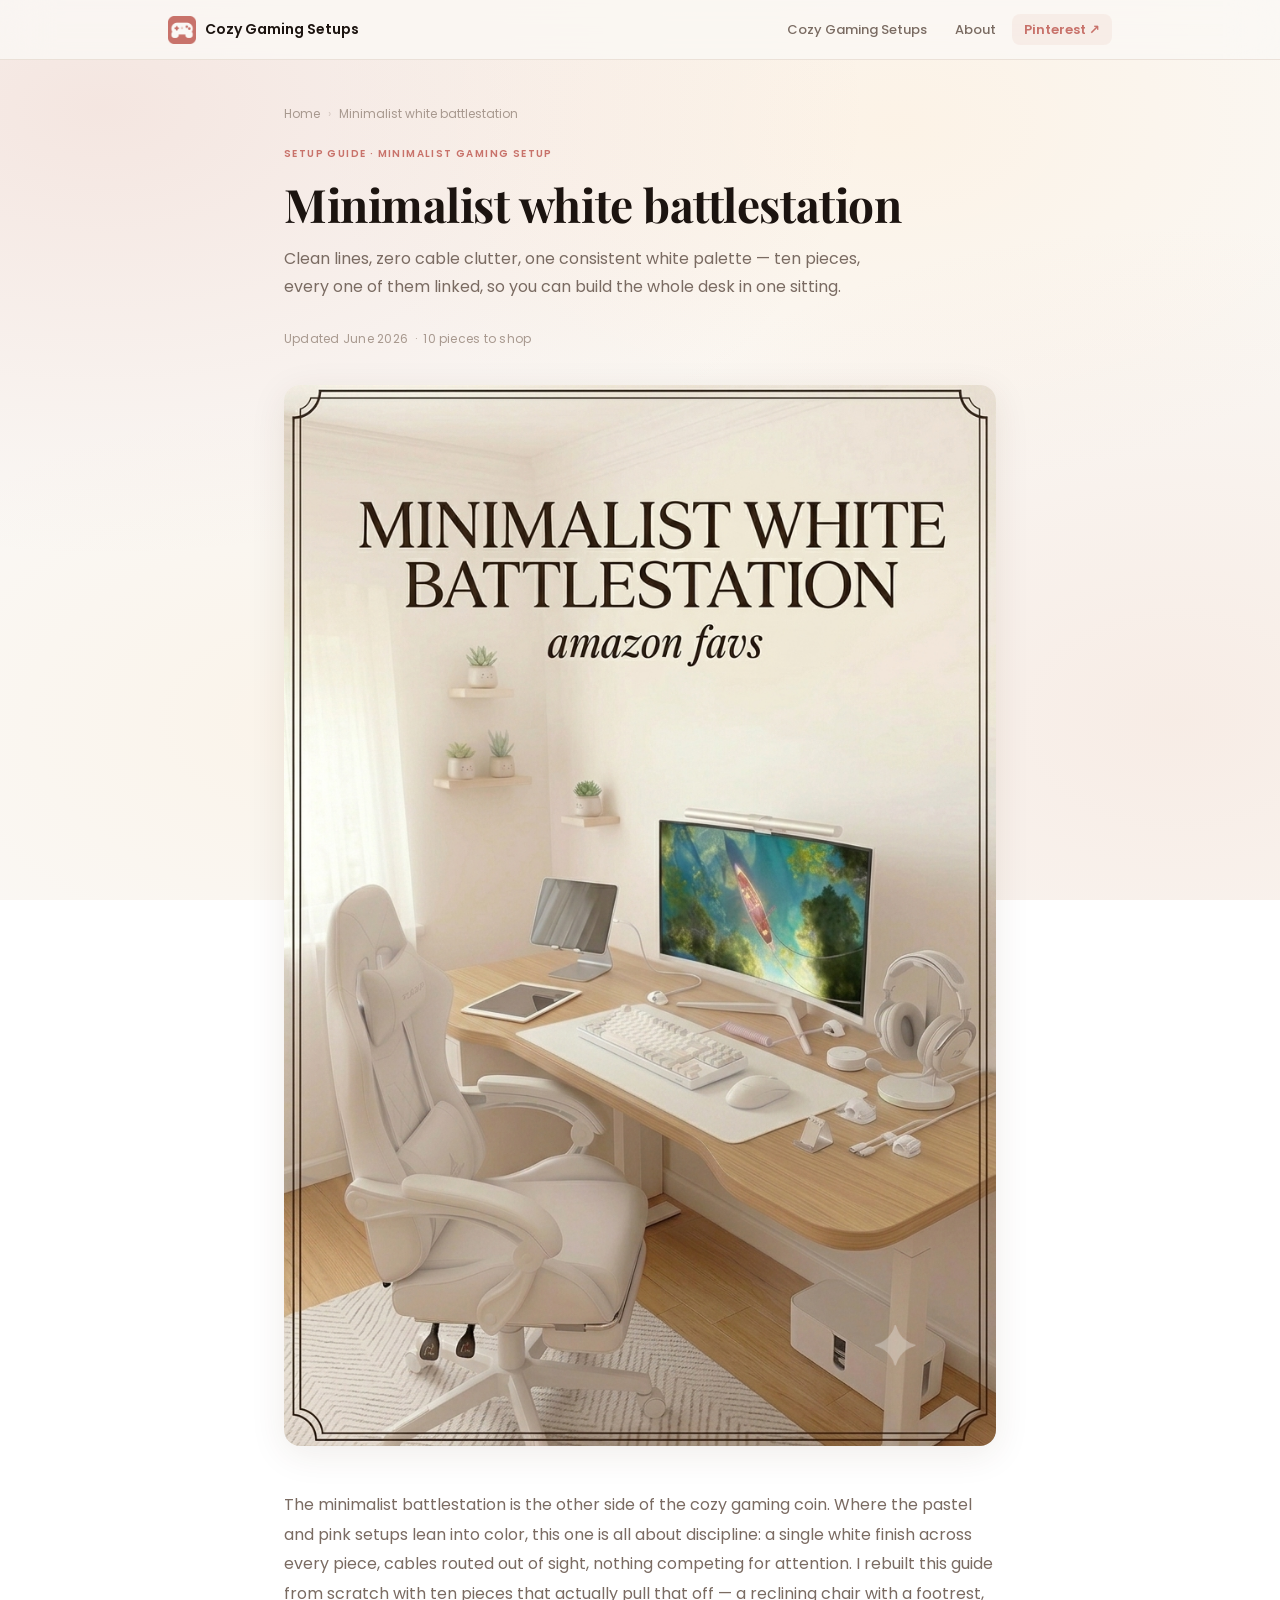
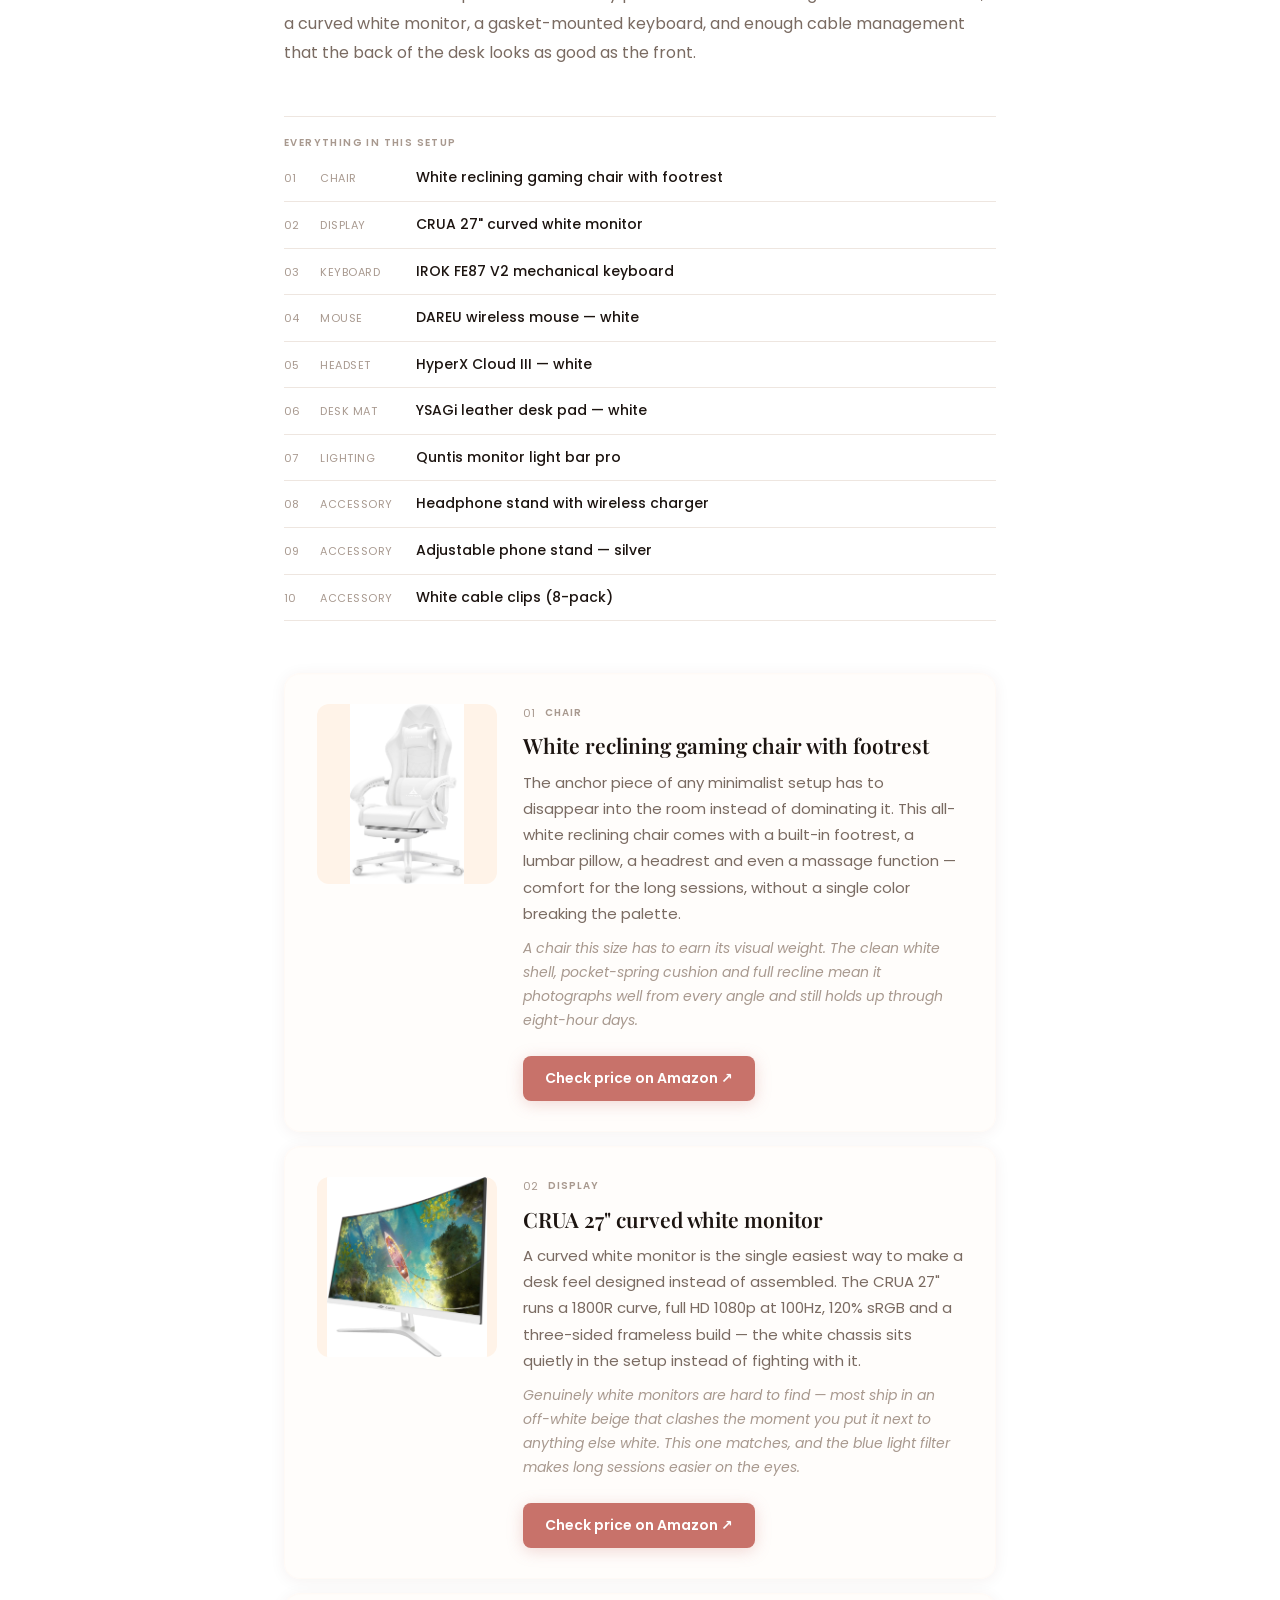
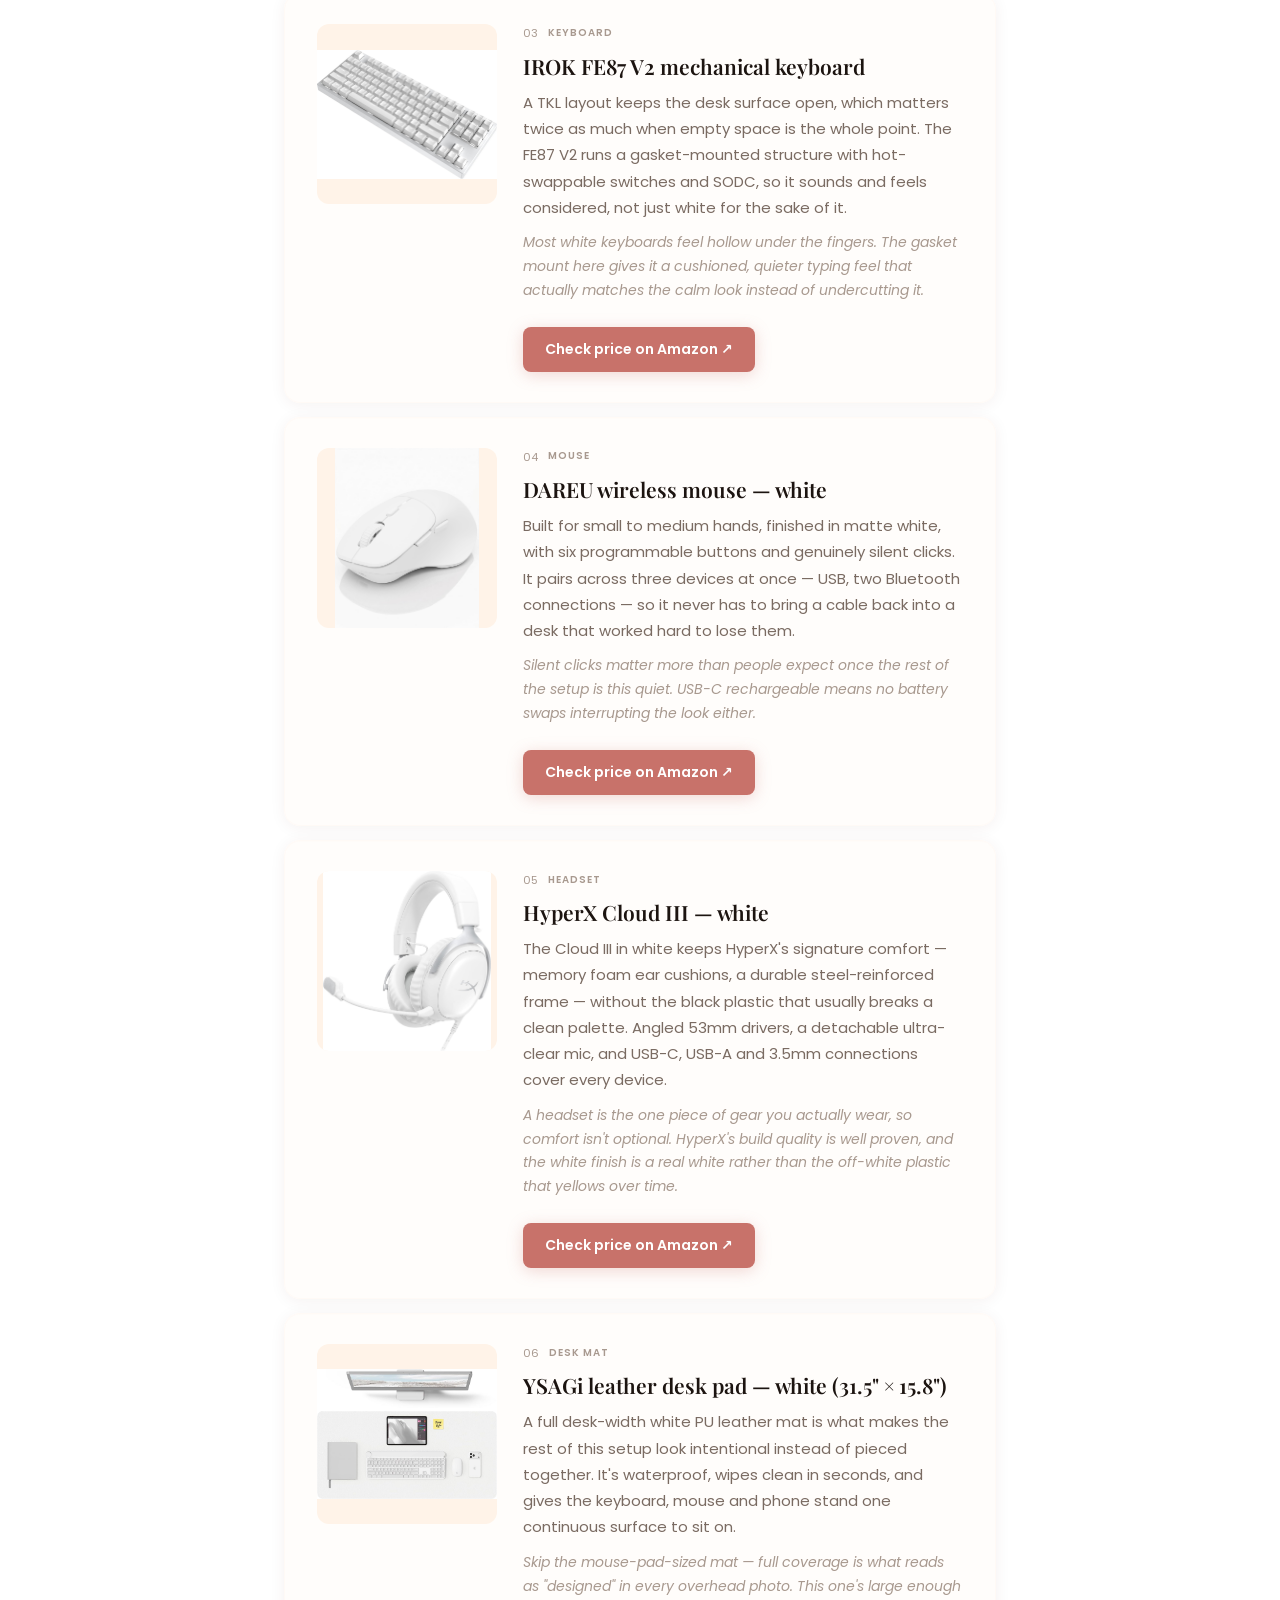
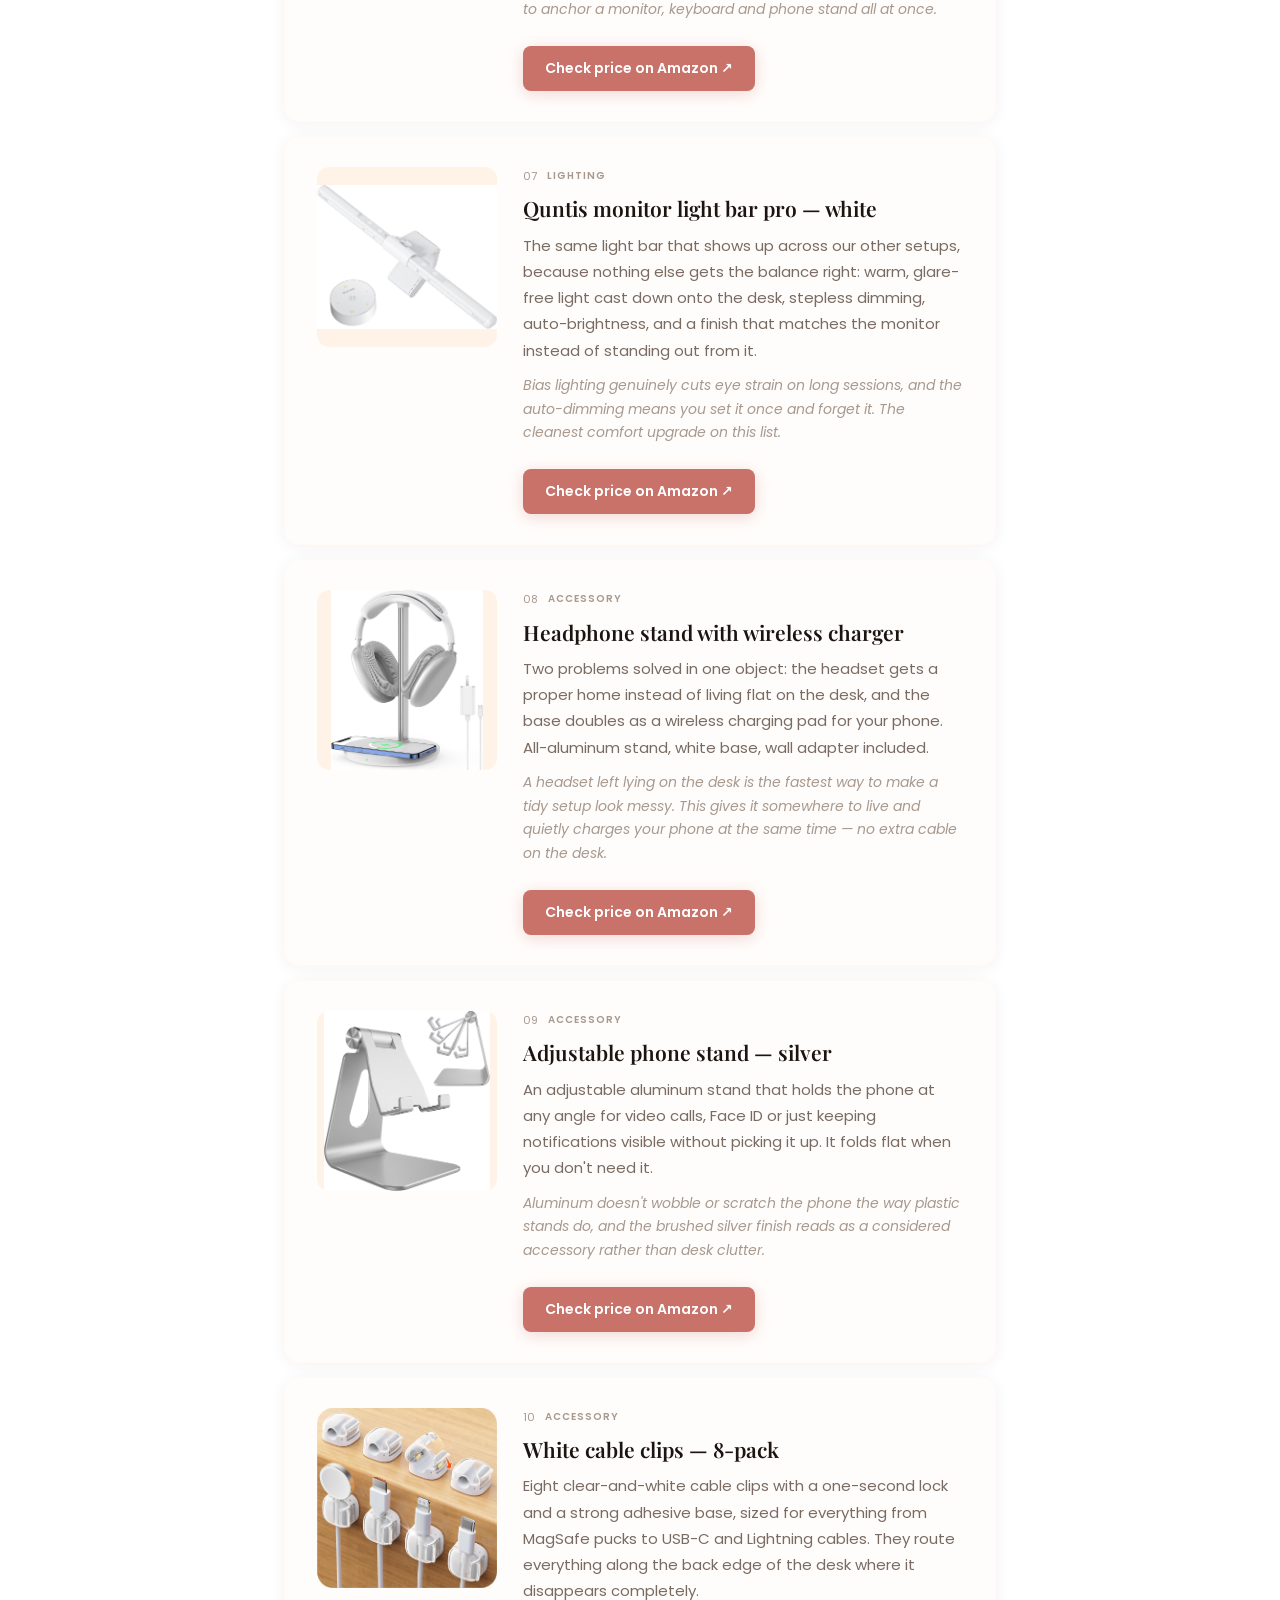
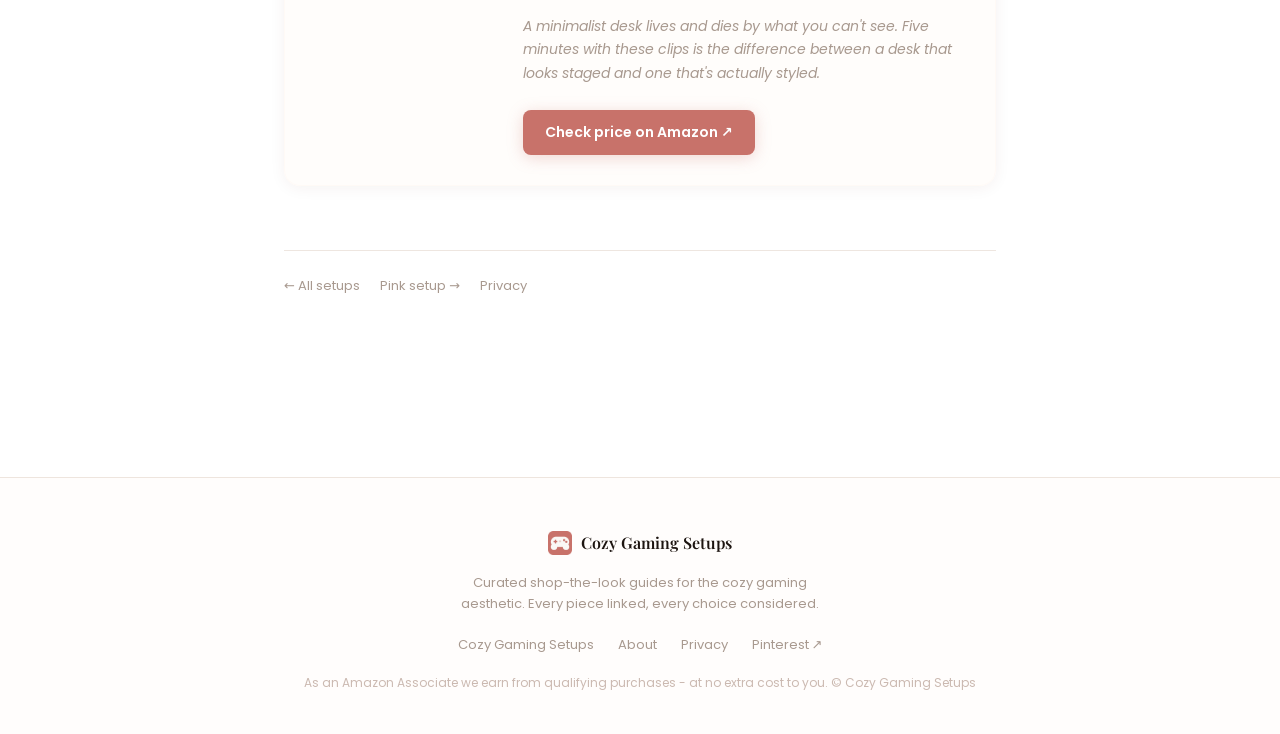
<file: minimalist-white-battlestation/index.html>
<!DOCTYPE html>
<html lang="en">
<head>
<meta charset="utf-8">
<meta name="viewport" content="width=device-width, initial-scale=1">
<title>Minimalist white battlestation — every piece from Amazon | Cozy Gaming Setups</title>
<meta name="description" content="The full minimalist white battlestation — HyperX Cloud III headset, CRUA curved monitor, IROK FE87 V2 keyboard, DAREU wireless mouse, white reclining gaming chair and more. Every piece linked on Amazon.">
<meta name="p:domain_verify" content="3ff8e9c5c183b2a7218e1bc20133f83a"/>
<link rel="canonical" href="https://cozygamingsetups.com/minimalist-white-battlestation/"/>
<link rel="icon" href="/favicon.svg" type="image/svg+xml">
<meta property="og:type" content="article">
<meta property="og:title" content="Minimalist white battlestation — every piece linked">
<meta property="og:description" content="Clean lines, zero cable clutter, one consistent white palette. HyperX Cloud III headset, CRUA 27&quot; curved monitor, IROK FE87 V2 keyboard, DAREU wireless mouse, white reclining gaming chair, YSAGi desk pad, Quntis light bar, headphone stand with wireless charger, phone stand, cable clips. Every single piece is linked on Amazon. Minimalist gaming setup | white battlestation | clean desk setup | aesthetic gaming room">
<meta property="og:url" content="https://cozygamingsetups.com/minimalist-white-battlestation/">
<meta property="og:image" content="https://cozygamingsetups.com/images/minimalist-white.png">
<script type="application/ld+json">
[{
  "@context": "https://schema.org",
  "@type": "Article",
  "headline": "Minimalist white battlestation",
  "description": "Clean lines, zero cable clutter, one consistent white palette. Every piece linked on Amazon.",
  "url": "https://cozygamingsetups.com/minimalist-white-battlestation/",
  "image": "https://cozygamingsetups.com/images/minimalist-white.png",
  "author": {"@type": "Organization", "name": "Cozy Gaming Setups"},
  "publisher": {"@type": "Organization", "name": "Cozy Gaming Setups", "url": "https://cozygamingsetups.com"}
},{
  "@context": "https://schema.org",
  "@type": "BreadcrumbList",
  "itemListElement": [
    {"@type": "ListItem", "position": 1, "name": "Home", "item": "https://cozygamingsetups.com/"},
    {"@type": "ListItem", "position": 2, "name": "Minimalist white battlestation", "item": "https://cozygamingsetups.com/minimalist-white-battlestation/"}
  ]
}]
</script>
<link rel="preconnect" href="https://fonts.googleapis.com">
<link href="https://fonts.googleapis.com/css2?family=Playfair+Display:ital,wght@0,600;0,700;1,400;1,600&family=Poppins:wght@400;500;600&display=swap" rel="stylesheet">
<link rel="stylesheet" href="../style.css">
</head>
<body>

  <nav class="site-nav">
    <div class="nav-inner">
      <a class="nav-logo" href="../">
        <img src="../images/logo.png" width="28" height="28" alt="Cozy Gaming Setups logo">
        Cozy Gaming Setups
      </a>
      <ul class="nav-links">
        <li class="nav-home"><a href="../">Cozy Gaming Setups</a></li>
        <li><a href="../about/">About</a></li>
        <li class="nav-cta"><a href="https://nl.pinterest.com/cozygamingsetups/" target="_blank">Pinterest ↗</a></li>
      </ul>
    </div>
  </nav>

  <div class="wrap narrow article-wrap">

    <nav class="breadcrumb"><a href="../">Home</a><span class="breadcrumb-sep">›</span><span>Minimalist white battlestation</span></nav>

    <header class="article-header">
      <span class="page-tag">Setup guide · Minimalist gaming setup</span>
      <h1>Minimalist white battlestation</h1>
      <p class="sub-lead">Clean lines, zero cable clutter, one consistent white palette — ten pieces, every one of them linked, so you can build the whole desk in one sitting.</p>
    </header>
    <p class="article-date">Updated June 2026 &nbsp;·&nbsp; 10 pieces to shop</p>

    <div class="setup-hero-img">
      <img src="../images/minimalist-white.png" alt="Minimalist white gaming battlestation — white reclining gaming chair, curved monitor, white keyboard and clean cable management" loading="eager">
    </div>

    <p class="intro">The minimalist battlestation is the other side of the cozy gaming coin. Where the pastel and pink setups lean into color, this one is all about discipline: a single white finish across every piece, cables routed out of sight, nothing competing for attention. I rebuilt this guide from scratch with ten pieces that actually pull that off — a reclining chair with a footrest, a curved white monitor, a gasket-mounted keyboard, and enough cable management that the back of the desk looks as good as the front.</p>

    <div class="quick-picks">
      <p class="quick-picks-title">Everything in this setup</p>
      <ul class="picks-list">
        <li><span class="pick-num">01</span><span class="pick-cat">Chair</span><span class="pick-name">White reclining gaming chair with footrest</span></li>
        <li><span class="pick-num">02</span><span class="pick-cat">Display</span><span class="pick-name">CRUA 27" curved white monitor</span></li>
        <li><span class="pick-num">03</span><span class="pick-cat">Keyboard</span><span class="pick-name">IROK FE87 V2 mechanical keyboard</span></li>
        <li><span class="pick-num">04</span><span class="pick-cat">Mouse</span><span class="pick-name">DAREU wireless mouse — white</span></li>
        <li><span class="pick-num">05</span><span class="pick-cat">Headset</span><span class="pick-name">HyperX Cloud III — white</span></li>
        <li><span class="pick-num">06</span><span class="pick-cat">Desk mat</span><span class="pick-name">YSAGi leather desk pad — white</span></li>
        <li><span class="pick-num">07</span><span class="pick-cat">Lighting</span><span class="pick-name">Quntis monitor light bar pro</span></li>
        <li><span class="pick-num">08</span><span class="pick-cat">Accessory</span><span class="pick-name">Headphone stand with wireless charger</span></li>
        <li><span class="pick-num">09</span><span class="pick-cat">Accessory</span><span class="pick-name">Adjustable phone stand — silver</span></li>
        <li><span class="pick-num">10</span><span class="pick-cat">Accessory</span><span class="pick-name">White cable clips (8-pack)</span></li>
      </ul>
    </div>

    <div class="products-section">

      <div class="product">
        <div class="product-img"><img src="../images/minimalist-gaming-setup/white-gaming-chair-with-footrest.jpg" alt="White reclining gaming chair with footrest and lumbar support" loading="lazy"></div>
        <div class="product-body">
        <div class="product-meta"><span class="product-idx">01</span><span class="cat">Chair</span></div>
        <h3>White reclining gaming chair with footrest</h3>
        <p class="desc">The anchor piece of any minimalist setup has to disappear into the room instead of dominating it. This all-white reclining chair comes with a built-in footrest, a lumbar pillow, a headrest and even a massage function — comfort for the long sessions, without a single color breaking the palette.</p>
        <p class="why">A chair this size has to earn its visual weight. The clean white shell, pocket-spring cushion and full recline mean it photographs well from every angle and still holds up through eight-hour days.</p>
        <a class="btn" href="https://www.amazon.com/dp/B0DCHXTGRN/?tag=cozygamingset-20" rel="nofollow sponsored" target="_blank">Check price on Amazon ↗</a>
        </div>
      </div>

      <div class="product">
        <div class="product-img"><img src="../images/minimalist-gaming-setup/crua-27-curved-white-monitor.jpg" alt="CRUA 27 inch curved white monitor" loading="lazy"></div>
        <div class="product-body">
        <div class="product-meta"><span class="product-idx">02</span><span class="cat">Display</span></div>
        <h3>CRUA 27" curved white monitor</h3>
        <p class="desc">A curved white monitor is the single easiest way to make a desk feel designed instead of assembled. The CRUA 27" runs a 1800R curve, full HD 1080p at 100Hz, 120% sRGB and a three-sided frameless build — the white chassis sits quietly in the setup instead of fighting with it.</p>
        <p class="why">Genuinely white monitors are hard to find — most ship in an off-white beige that clashes the moment you put it next to anything else white. This one matches, and the blue light filter makes long sessions easier on the eyes.</p>
        <a class="btn" href="https://www.amazon.com/dp/B0BYP9SFJK/?tag=cozygamingset-20" rel="nofollow sponsored" target="_blank">Check price on Amazon ↗</a>
        </div>
      </div>

      <div class="product">
        <div class="product-img"><img src="../images/minimalist-gaming-setup/irok-fe87-v2-keyboard-white.jpg" alt="IROK FE87 V2 wired TKL mechanical keyboard, white" loading="lazy"></div>
        <div class="product-body">
        <div class="product-meta"><span class="product-idx">03</span><span class="cat">Keyboard</span></div>
        <h3>IROK FE87 V2 mechanical keyboard</h3>
        <p class="desc">A TKL layout keeps the desk surface open, which matters twice as much when empty space is the whole point. The FE87 V2 runs a gasket-mounted structure with hot-swappable switches and SODC, so it sounds and feels considered, not just white for the sake of it.</p>
        <p class="why">Most white keyboards feel hollow under the fingers. The gasket mount here gives it a cushioned, quieter typing feel that actually matches the calm look instead of undercutting it.</p>
        <a class="btn" href="https://www.amazon.com/dp/B0G4RF7BYR/?tag=cozygamingset-20" rel="nofollow sponsored" target="_blank">Check price on Amazon ↗</a>
        </div>
      </div>

      <div class="product">
        <div class="product-img"><img src="../images/minimalist-gaming-setup/dareu-wireless-mouse-white.jpg" alt="DAREU wireless mouse for small to medium hands, white" loading="lazy"></div>
        <div class="product-body">
        <div class="product-meta"><span class="product-idx">04</span><span class="cat">Mouse</span></div>
        <h3>DAREU wireless mouse — white</h3>
        <p class="desc">Built for small to medium hands, finished in matte white, with six programmable buttons and genuinely silent clicks. It pairs across three devices at once — USB, two Bluetooth connections — so it never has to bring a cable back into a desk that worked hard to lose them.</p>
        <p class="why">Silent clicks matter more than people expect once the rest of the setup is this quiet. USB-C rechargeable means no battery swaps interrupting the look either.</p>
        <a class="btn" href="https://www.amazon.com/dp/B0GJZ76PFT/?tag=cozygamingset-20" rel="nofollow sponsored" target="_blank">Check price on Amazon ↗</a>
        </div>
      </div>

      <div class="product">
        <div class="product-img"><img src="../images/minimalist-gaming-setup/hyperx-cloud-iii-headset-white.jpg" alt="HyperX Cloud III wired gaming headset, white" loading="lazy"></div>
        <div class="product-body">
        <div class="product-meta"><span class="product-idx">05</span><span class="cat">Headset</span></div>
        <h3>HyperX Cloud III — white</h3>
        <p class="desc">The Cloud III in white keeps HyperX's signature comfort — memory foam ear cushions, a durable steel-reinforced frame — without the black plastic that usually breaks a clean palette. Angled 53mm drivers, a detachable ultra-clear mic, and USB-C, USB-A and 3.5mm connections cover every device.</p>
        <p class="why">A headset is the one piece of gear you actually wear, so comfort isn't optional. HyperX's build quality is well proven, and the white finish is a real white rather than the off-white plastic that yellows over time.</p>
        <a class="btn" href="https://www.amazon.com/dp/B0FP1TRW4L/?tag=cozygamingset-20" rel="nofollow sponsored" target="_blank">Check price on Amazon ↗</a>
        </div>
      </div>

      <div class="product">
        <div class="product-img"><img src="../images/minimalist-gaming-setup/ysagi-white-leather-desk-pad.jpg" alt="YSAGi leather desk protector, white, 31.5 by 15.8 inches" loading="lazy"></div>
        <div class="product-body">
        <div class="product-meta"><span class="product-idx">06</span><span class="cat">Desk mat</span></div>
        <h3>YSAGi leather desk pad — white (31.5" × 15.8")</h3>
        <p class="desc">A full desk-width white PU leather mat is what makes the rest of this setup look intentional instead of pieced together. It's waterproof, wipes clean in seconds, and gives the keyboard, mouse and phone stand one continuous surface to sit on.</p>
        <p class="why">Skip the mouse-pad-sized mat — full coverage is what reads as "designed" in every overhead photo. This one's large enough to anchor a monitor, keyboard and phone stand all at once.</p>
        <a class="btn" href="https://www.amazon.com/dp/B0CGTF7ZN3/?tag=cozygamingset-20" rel="nofollow sponsored" target="_blank">Check price on Amazon ↗</a>
        </div>
      </div>

      <div class="product">
        <div class="product-img"><img src="../images/minimalist-gaming-setup/quntis-monitor-light-bar-pro-white.jpg" alt="Quntis monitor light bar pro, white" loading="lazy"></div>
        <div class="product-body">
        <div class="product-meta"><span class="product-idx">07</span><span class="cat">Lighting</span></div>
        <h3>Quntis monitor light bar pro — white</h3>
        <p class="desc">The same light bar that shows up across our other setups, because nothing else gets the balance right: warm, glare-free light cast down onto the desk, stepless dimming, auto-brightness, and a finish that matches the monitor instead of standing out from it.</p>
        <p class="why">Bias lighting genuinely cuts eye strain on long sessions, and the auto-dimming means you set it once and forget it. The cleanest comfort upgrade on this list.</p>
        <a class="btn" href="https://www.amazon.com/dp/B0FT2NN862/?tag=cozygamingset-20" rel="nofollow sponsored" target="_blank">Check price on Amazon ↗</a>
        </div>
      </div>

      <div class="product">
        <div class="product-img"><img src="../images/minimalist-gaming-setup/headphone-stand-wireless-charger-white.jpg" alt="Headphone stand with built-in wireless charger, white" loading="lazy"></div>
        <div class="product-body">
        <div class="product-meta"><span class="product-idx">08</span><span class="cat">Accessory</span></div>
        <h3>Headphone stand with wireless charger</h3>
        <p class="desc">Two problems solved in one object: the headset gets a proper home instead of living flat on the desk, and the base doubles as a wireless charging pad for your phone. All-aluminum stand, white base, wall adapter included.</p>
        <p class="why">A headset left lying on the desk is the fastest way to make a tidy setup look messy. This gives it somewhere to live and quietly charges your phone at the same time — no extra cable on the desk.</p>
        <a class="btn" href="https://www.amazon.com/dp/B0B5SQJGNK/?tag=cozygamingset-20" rel="nofollow sponsored" target="_blank">Check price on Amazon ↗</a>
        </div>
      </div>

      <div class="product">
        <div class="product-img"><img src="../images/minimalist-gaming-setup/silver-aluminum-phone-stand.jpg" alt="Adjustable aluminum phone stand, silver" loading="lazy"></div>
        <div class="product-body">
        <div class="product-meta"><span class="product-idx">09</span><span class="cat">Accessory</span></div>
        <h3>Adjustable phone stand — silver</h3>
        <p class="desc">An adjustable aluminum stand that holds the phone at any angle for video calls, Face ID or just keeping notifications visible without picking it up. It folds flat when you don't need it.</p>
        <p class="why">Aluminum doesn't wobble or scratch the phone the way plastic stands do, and the brushed silver finish reads as a considered accessory rather than desk clutter.</p>
        <a class="btn" href="https://www.amazon.com/dp/B07HF1BX2L/?tag=cozygamingset-20" rel="nofollow sponsored" target="_blank">Check price on Amazon ↗</a>
        </div>
      </div>

      <div class="product">
        <div class="product-img"><img src="../images/minimalist-gaming-setup/white-cable-clips-8-pack.jpg" alt="White cable clips, 8-pack" loading="lazy"></div>
        <div class="product-body">
        <div class="product-meta"><span class="product-idx">10</span><span class="cat">Accessory</span></div>
        <h3>White cable clips — 8-pack</h3>
        <p class="desc">Eight clear-and-white cable clips with a one-second lock and a strong adhesive base, sized for everything from MagSafe pucks to USB-C and Lightning cables. They route everything along the back edge of the desk where it disappears completely.</p>
        <p class="why">A minimalist desk lives and dies by what you can't see. Five minutes with these clips is the difference between a desk that looks staged and one that's actually styled.</p>
        <a class="btn" href="https://www.amazon.com/dp/B0GRVQB9S1/?tag=cozygamingset-20" rel="nofollow sponsored" target="_blank">Check price on Amazon ↗</a>
        </div>
      </div>

    </div>

    <footer class="page-footer">
      <a href="../">&larr; All setups</a>
      <a href="../pink-cozy-gaming-setup/">Pink setup →</a>
      <a href="../privacy/">Privacy</a>
    </footer>
  </div>

  <footer class="site-footer">
    <div class="footer-inner">
      <a class="footer-logo" href="../">
        <img src="../images/logo.png" width="24" height="24" alt="Cozy Gaming Setups logo">
        Cozy Gaming Setups
      </a>
      <p class="footer-tagline">Curated shop-the-look guides for the cozy gaming aesthetic. Every piece linked, every choice considered.</p>
      <ul class="footer-links">
        <li class="nav-home"><a href="../">Cozy Gaming Setups</a></li>
        <li><a href="../about/">About</a></li>
        <li><a href="../privacy/">Privacy</a></li>
        <li><a href="https://nl.pinterest.com/cozygamingsetups/" target="_blank">Pinterest ↗</a></li>
      </ul>
      <p class="footer-copy">As an Amazon Associate we earn from qualifying purchases - at no extra cost to you. &copy; Cozy Gaming Setups</p>
    </div>
  </footer>

</body>
</html>
</file>
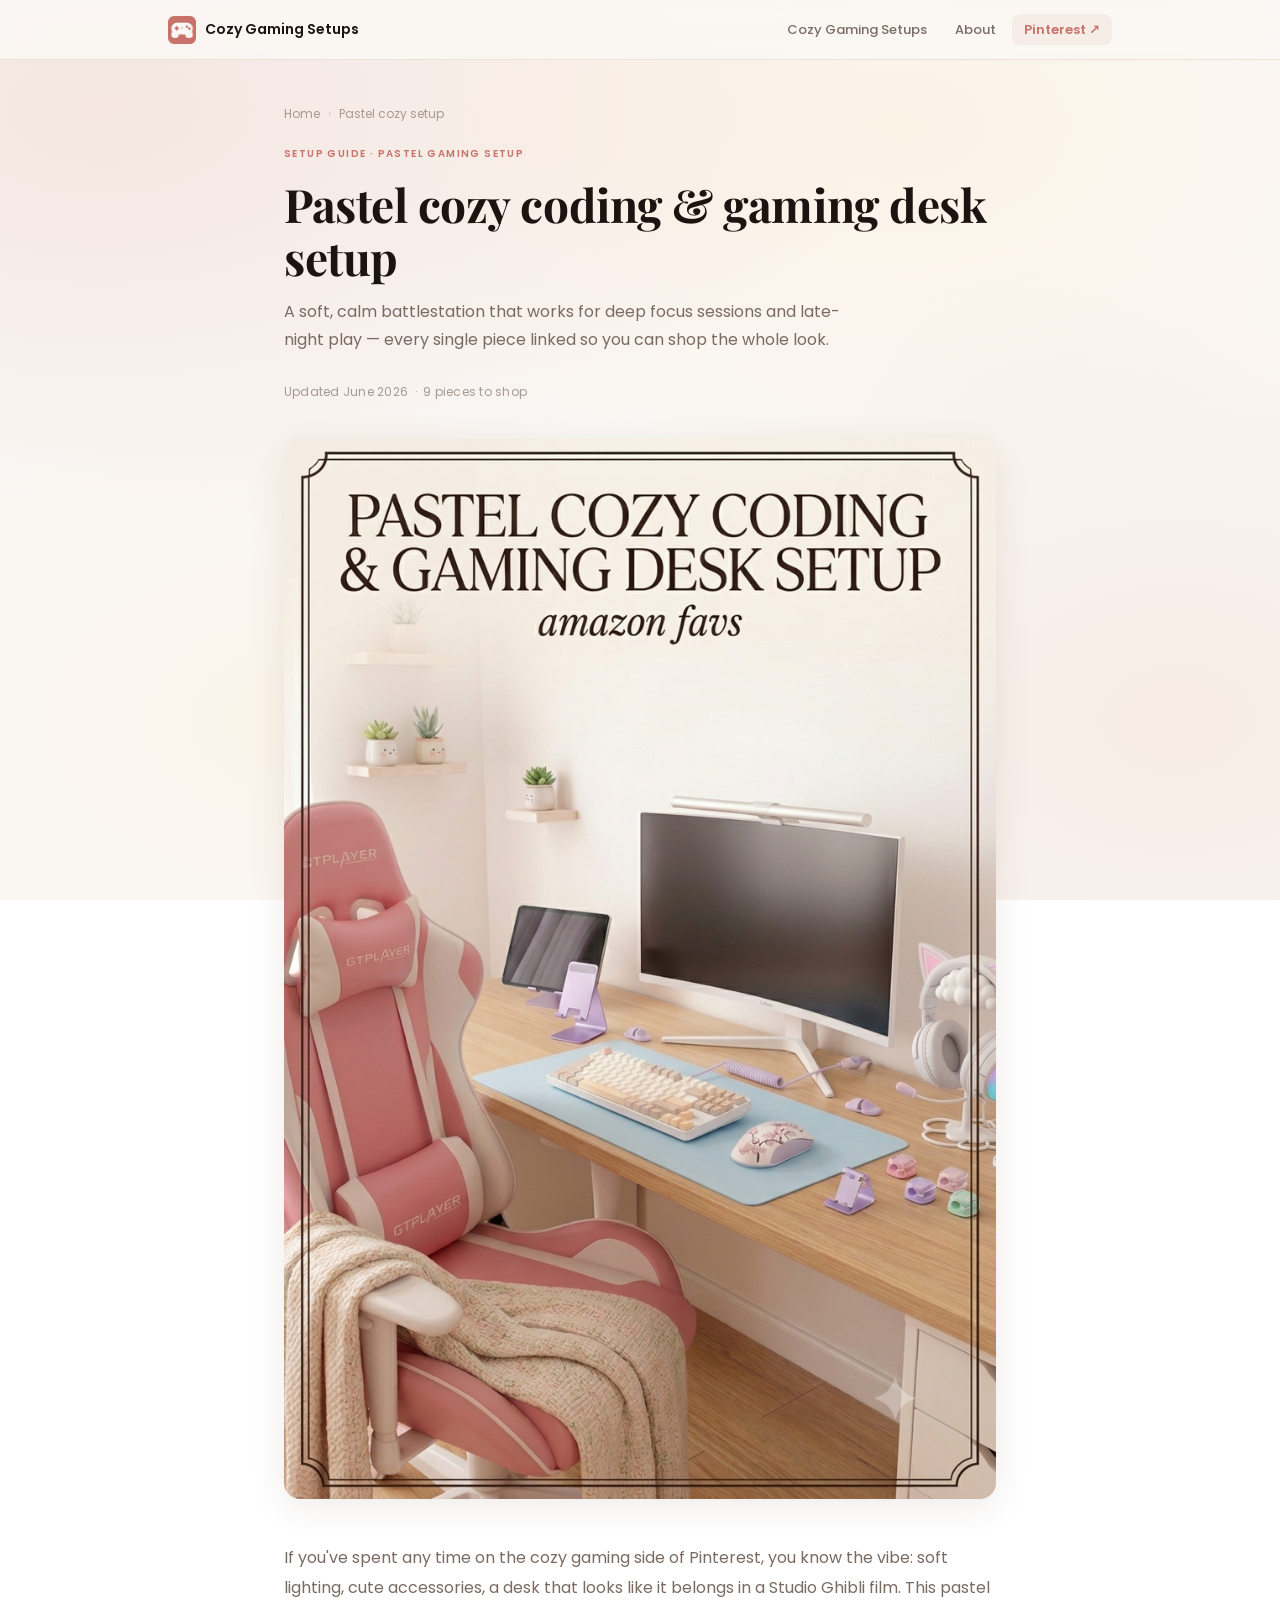
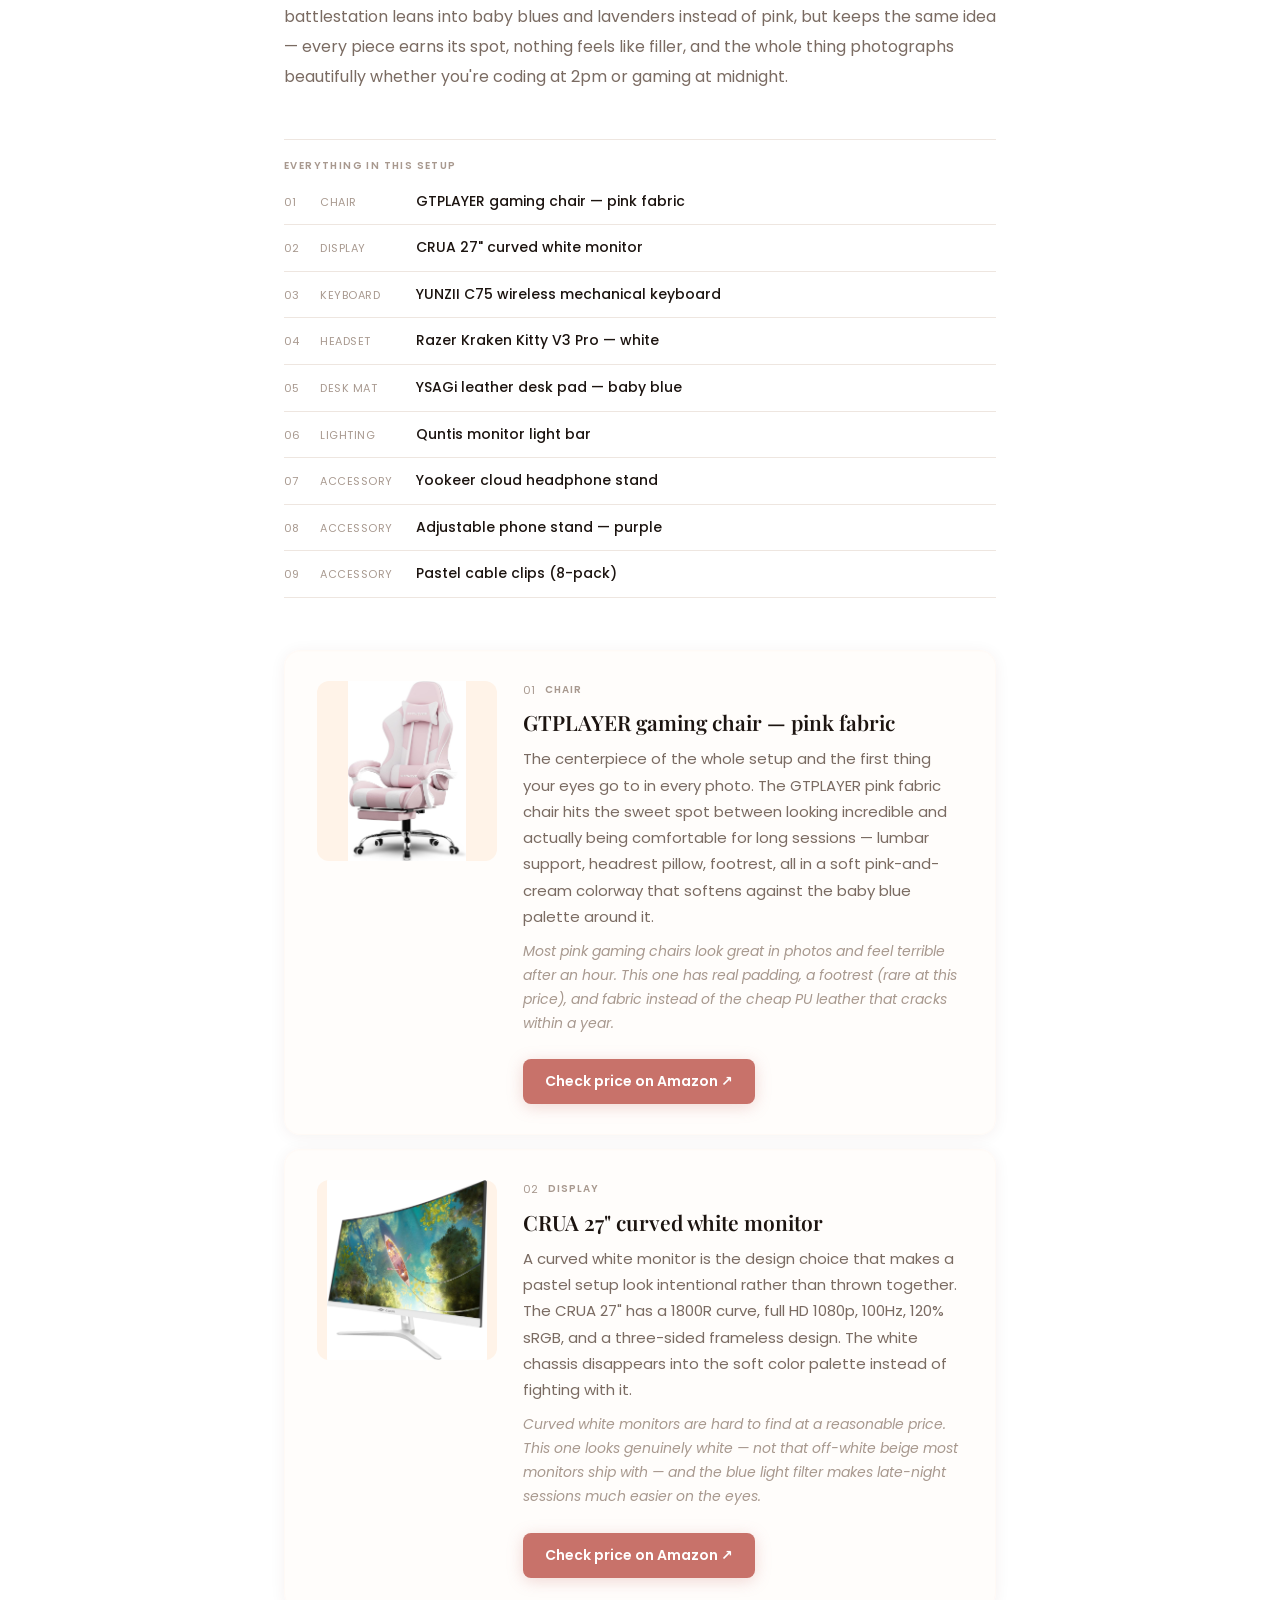
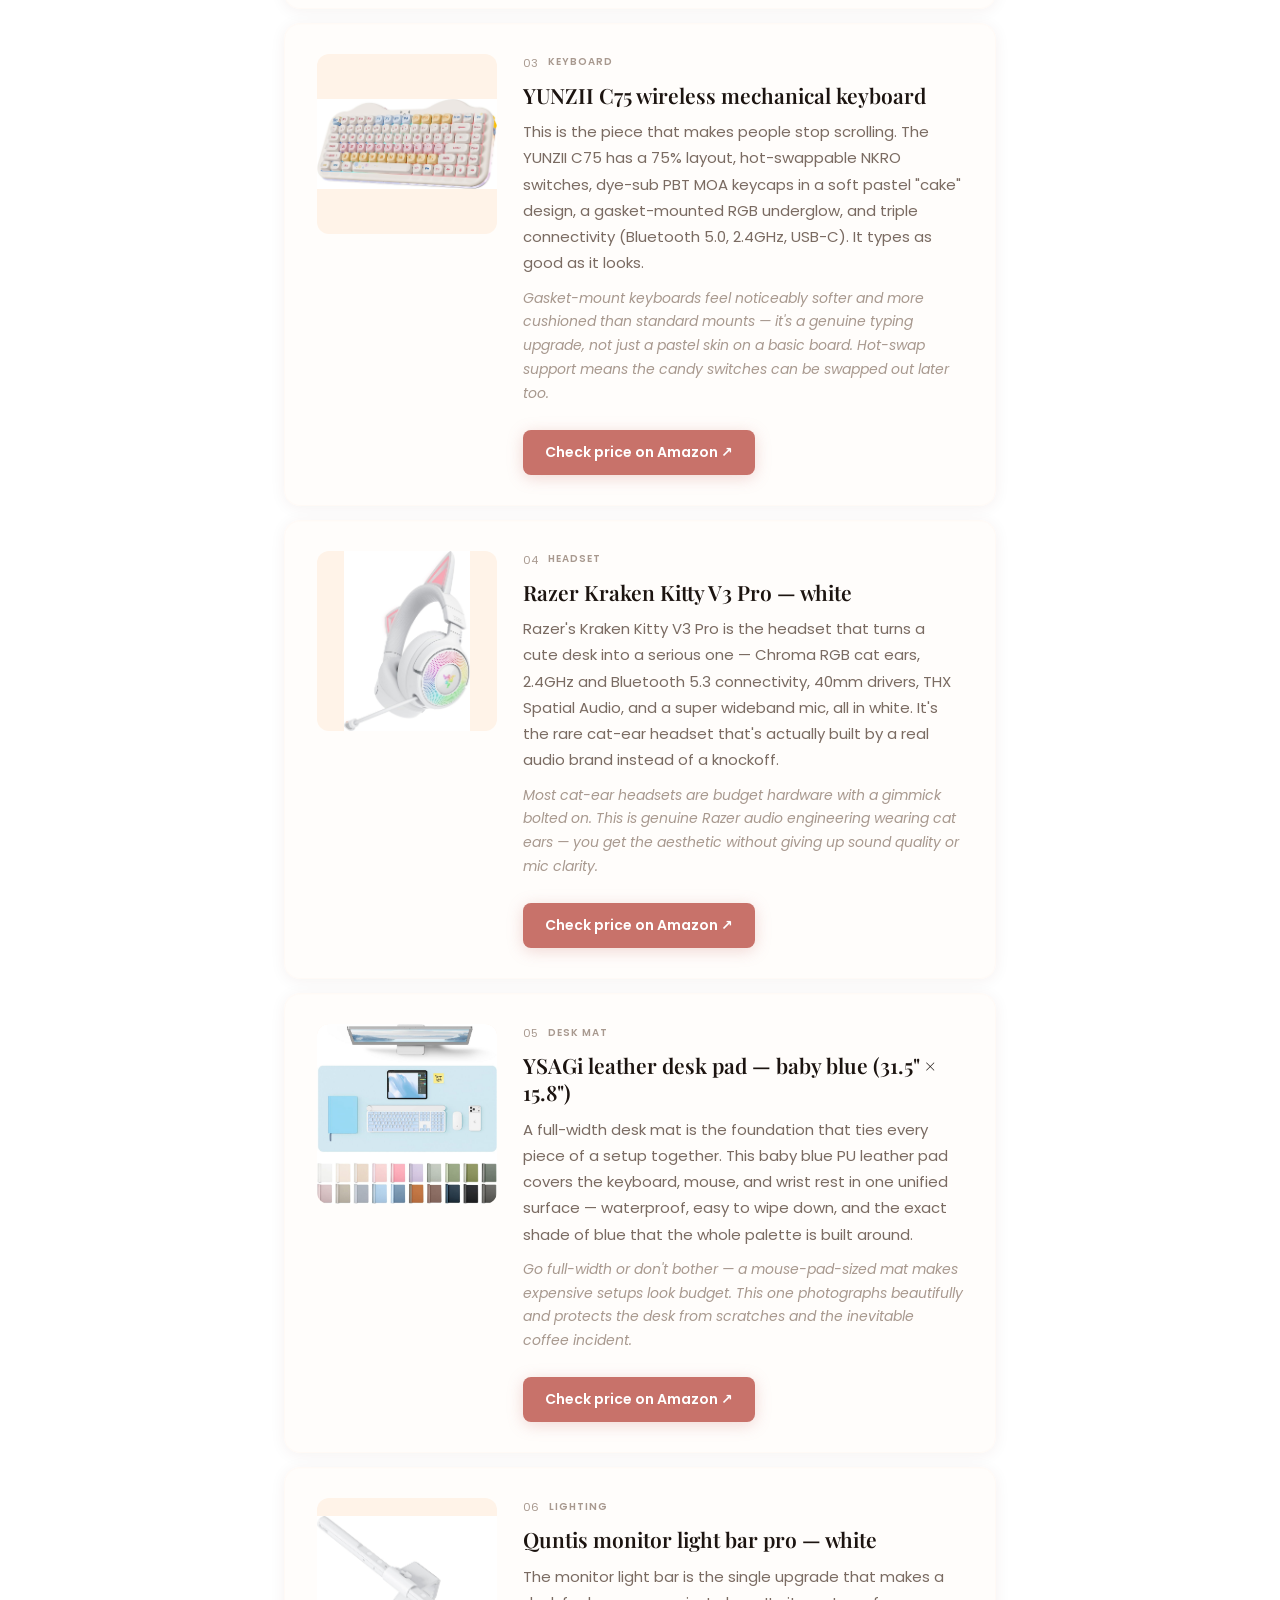
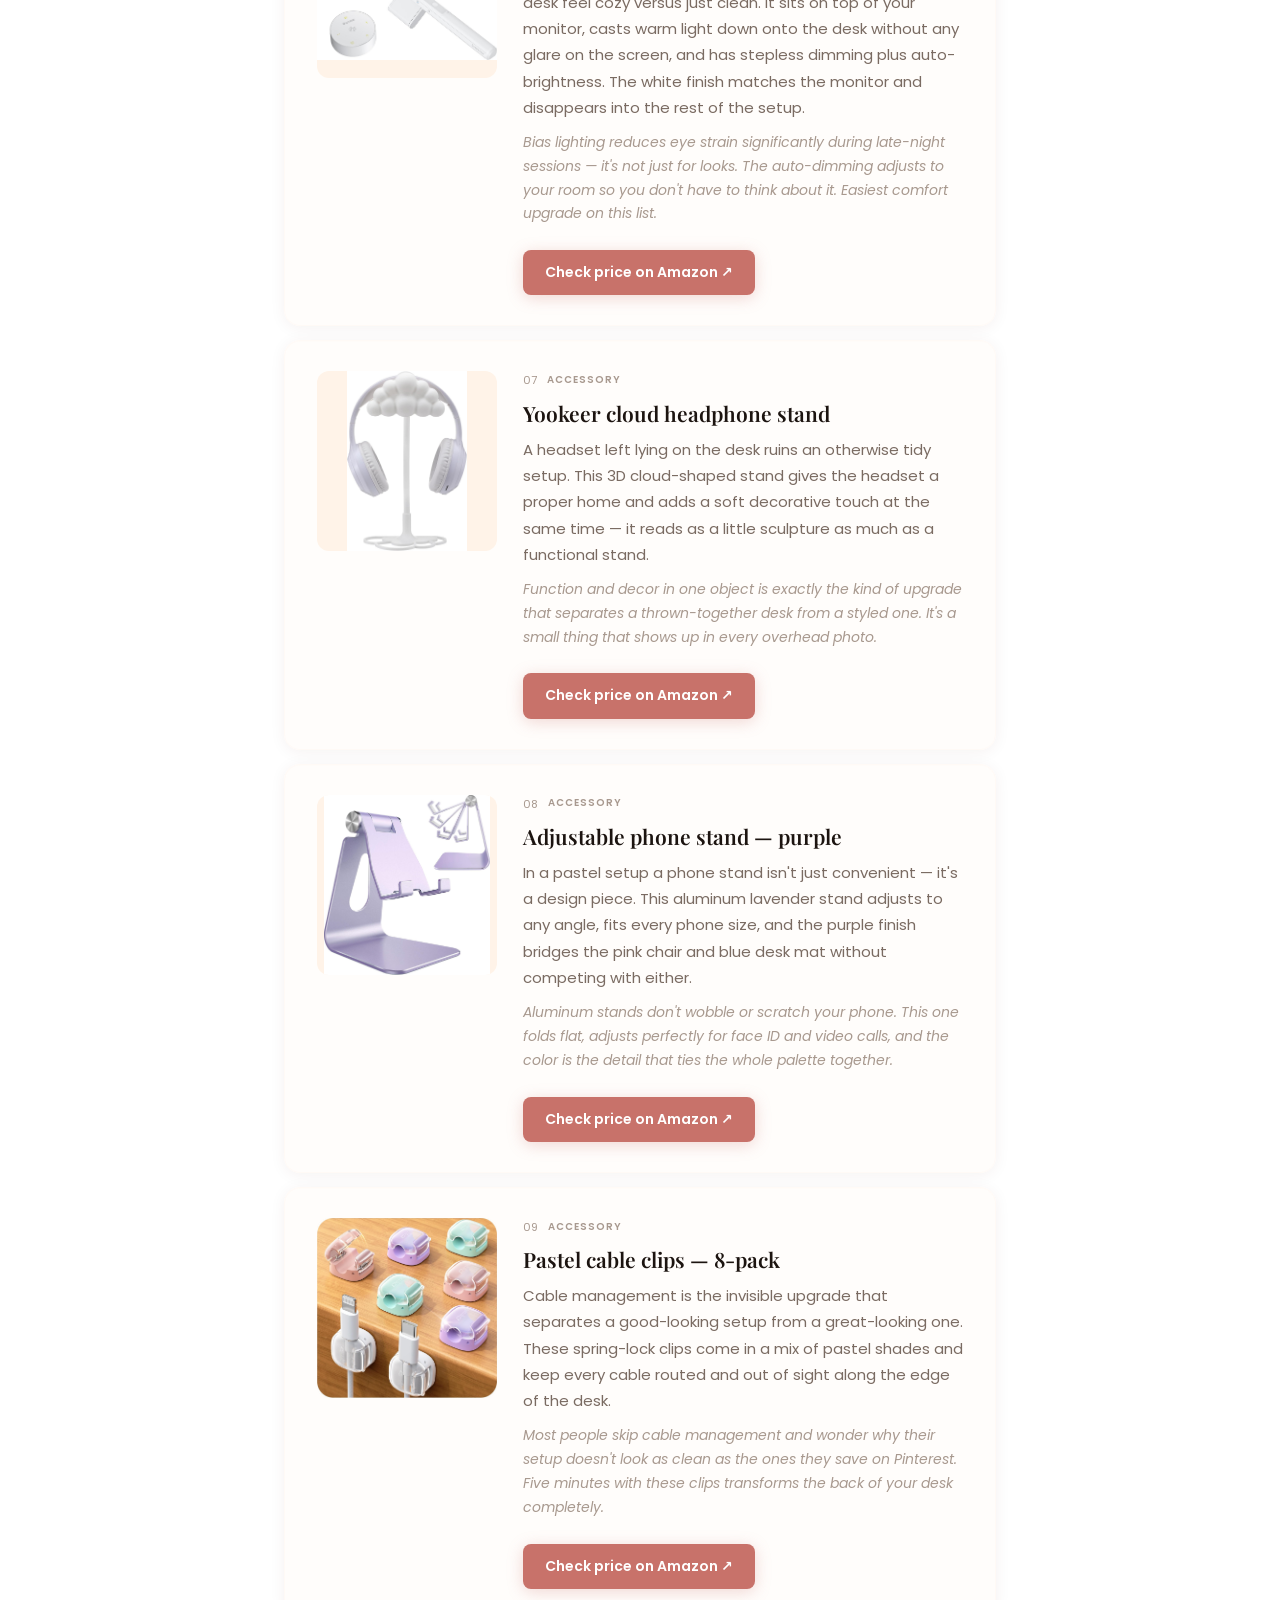
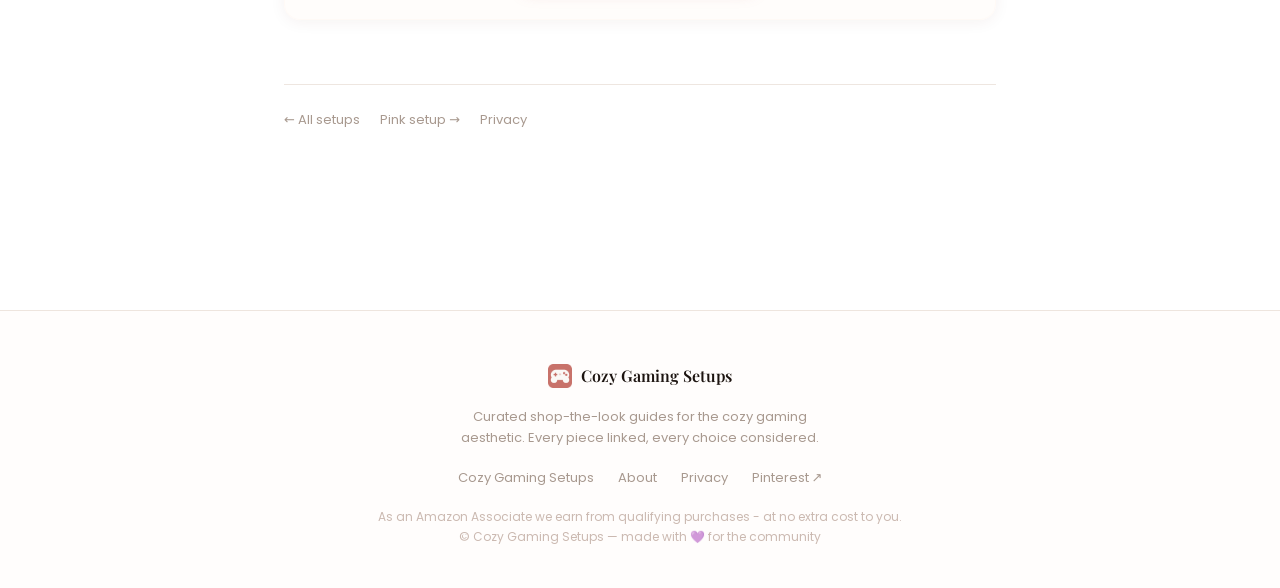
<file: pastel-coding-gaming-desk/index.html>
<!DOCTYPE html>
<html lang="en">
<head>
<meta charset="utf-8">
<meta name="viewport" content="width=device-width, initial-scale=1">
<title>Pastel cozy coding &amp; gaming desk setup — every piece from Amazon | Cozy Gaming Setups</title>
<meta name="description" content="The full pastel cozy gaming setup — GTPLAYER pink chair, CRUA curved white monitor, YUNZII C75 keyboard, Razer Kraken Kitty V3 Pro headset, Quntis light bar and more. Every piece linked on Amazon.">
<meta name="p:domain_verify" content="3ff8e9c5c183b2a7218e1bc20133f83a"/>
<link rel="canonical" href="https://cozygamingsetups.com/pastel-coding-gaming-desk/"/>
<link rel="icon" href="/favicon.svg" type="image/svg+xml">
<meta property="og:type" content="article">
<meta property="og:title" content="Pastel cozy coding &amp; gaming desk setup — every piece linked">
<meta property="og:description" content="A soft, calm battlestation that works for deep focus and late-night play. GTPLAYER pink chair, CRUA 27&quot; curved monitor, YUNZII C75 keyboard, Razer Kraken Kitty V3 Pro headset, Quntis light bar, YSAGi baby blue desk pad, cloud headphone stand, purple phone stand, pastel cable clips. Every single piece is linked on Amazon. Pastel gaming setup | cozy desk setup | aesthetic battlestation">
<meta property="og:url" content="https://cozygamingsetups.com/pastel-coding-gaming-desk/">
<meta property="og:image" content="https://cozygamingsetups.com/images/pastel-cozy-gaming-setup.png">
<script type="application/ld+json">
[{
  "@context": "https://schema.org",
  "@type": "Article",
  "headline": "Pastel cozy coding & gaming desk setup",
  "description": "A soft, calm battlestation that works for deep focus and late-night play. Every piece linked on Amazon.",
  "url": "https://cozygamingsetups.com/pastel-coding-gaming-desk/",
  "image": "https://cozygamingsetups.com/images/pastel-cozy-gaming-setup.png",
  "author": {"@type": "Organization", "name": "Cozy Gaming Setups"},
  "publisher": {"@type": "Organization", "name": "Cozy Gaming Setups", "url": "https://cozygamingsetups.com"}
},{
  "@context": "https://schema.org",
  "@type": "BreadcrumbList",
  "itemListElement": [
    {"@type": "ListItem", "position": 1, "name": "Home", "item": "https://cozygamingsetups.com/"},
    {"@type": "ListItem", "position": 2, "name": "Pastel cozy gaming setup", "item": "https://cozygamingsetups.com/pastel-coding-gaming-desk/"}
  ]
}]
</script>
<link rel="preconnect" href="https://fonts.googleapis.com">
<link href="https://fonts.googleapis.com/css2?family=Playfair+Display:ital,wght@0,600;0,700;1,400;1,600&family=Poppins:wght@400;500;600&display=swap" rel="stylesheet">
<link rel="stylesheet" href="../style.css">
</head>
<body>

  <nav class="site-nav">
    <div class="nav-inner">
      <a class="nav-logo" href="../">
        <img src="../images/logo.png" width="28" height="28" alt="Cozy Gaming Setups logo">
        Cozy Gaming Setups
      </a>
      <ul class="nav-links">
        <li class="nav-home"><a href="../">Cozy Gaming Setups</a></li>
        <li><a href="../about/">About</a></li>
        <li class="nav-cta"><a href="https://nl.pinterest.com/cozygamingsetups/" target="_blank">Pinterest ↗</a></li>
      </ul>
    </div>
  </nav>

  <div class="wrap narrow article-wrap">

    <nav class="breadcrumb"><a href="../">Home</a><span class="breadcrumb-sep">›</span><span>Pastel cozy setup</span></nav>

    <header class="article-header">
      <span class="page-tag">Setup guide · Pastel gaming setup</span>
      <h1>Pastel cozy coding &amp; gaming desk setup</h1>
      <p class="sub-lead">A soft, calm battlestation that works for deep focus sessions and late-night play — every single piece linked so you can shop the whole look.</p>
    </header>
    <p class="article-date">Updated June 2026 &nbsp;·&nbsp; 9 pieces to shop</p>

    <div class="setup-hero-img">
      <img src="../images/pastel-cozy-gaming-setup.png" alt="Pastel cozy coding and gaming desk setup — GTPLAYER pink chair, CRUA curved monitor, baby blue desk pad and cat-themed accessories" loading="eager">
    </div>

    <p class="intro">If you've spent any time on the cozy gaming side of Pinterest, you know the vibe: soft lighting, cute accessories, a desk that looks like it belongs in a Studio Ghibli film. This pastel battlestation leans into baby blues and lavenders instead of pink, but keeps the same idea — every piece earns its spot, nothing feels like filler, and the whole thing photographs beautifully whether you're coding at 2pm or gaming at midnight.</p>

    <div class="quick-picks">
      <p class="quick-picks-title">Everything in this setup</p>
      <ul class="picks-list">
        <li><span class="pick-num">01</span><span class="pick-cat">Chair</span><span class="pick-name">GTPLAYER gaming chair — pink fabric</span></li>
        <li><span class="pick-num">02</span><span class="pick-cat">Display</span><span class="pick-name">CRUA 27" curved white monitor</span></li>
        <li><span class="pick-num">03</span><span class="pick-cat">Keyboard</span><span class="pick-name">YUNZII C75 wireless mechanical keyboard</span></li>
        <li><span class="pick-num">04</span><span class="pick-cat">Headset</span><span class="pick-name">Razer Kraken Kitty V3 Pro — white</span></li>
        <li><span class="pick-num">05</span><span class="pick-cat">Desk mat</span><span class="pick-name">YSAGi leather desk pad — baby blue</span></li>
        <li><span class="pick-num">06</span><span class="pick-cat">Lighting</span><span class="pick-name">Quntis monitor light bar</span></li>
        <li><span class="pick-num">07</span><span class="pick-cat">Accessory</span><span class="pick-name">Yookeer cloud headphone stand</span></li>
        <li><span class="pick-num">08</span><span class="pick-cat">Accessory</span><span class="pick-name">Adjustable phone stand — purple</span></li>
        <li><span class="pick-num">09</span><span class="pick-cat">Accessory</span><span class="pick-name">Pastel cable clips (8-pack)</span></li>
      </ul>
    </div>

    <div class="products-section">

      <div class="product">
        <div class="product-img"><img src="../images/pastel-gaming-setup/gtplayer-gaming-chair-pink-fabric.jpg" alt="GTPLAYER gaming chair — pink fabric" loading="lazy"></div>
        <div class="product-body">
        <div class="product-meta"><span class="product-idx">01</span><span class="cat">Chair</span></div>
        <h3>GTPLAYER gaming chair — pink fabric</h3>
        <p class="desc">The centerpiece of the whole setup and the first thing your eyes go to in every photo. The GTPLAYER pink fabric chair hits the sweet spot between looking incredible and actually being comfortable for long sessions — lumbar support, headrest pillow, footrest, all in a soft pink-and-cream colorway that softens against the baby blue palette around it.</p>
        <p class="why">Most pink gaming chairs look great in photos and feel terrible after an hour. This one has real padding, a footrest (rare at this price), and fabric instead of the cheap PU leather that cracks within a year.</p>
        <a class="btn" href="https://www.amazon.com/dp/B0FDFNHGN7/?tag=cozygamingset-20" rel="nofollow sponsored" target="_blank">Check price on Amazon ↗</a>
        </div>
      </div>

      <div class="product">
        <div class="product-img"><img src="../images/pastel-gaming-setup/crua-27-curved-white-monitor.jpg" alt="CRUA 27 inch curved white monitor" loading="lazy"></div>
        <div class="product-body">
        <div class="product-meta"><span class="product-idx">02</span><span class="cat">Display</span></div>
        <h3>CRUA 27" curved white monitor</h3>
        <p class="desc">A curved white monitor is the design choice that makes a pastel setup look intentional rather than thrown together. The CRUA 27" has a 1800R curve, full HD 1080p, 100Hz, 120% sRGB, and a three-sided frameless design. The white chassis disappears into the soft color palette instead of fighting with it.</p>
        <p class="why">Curved white monitors are hard to find at a reasonable price. This one looks genuinely white — not that off-white beige most monitors ship with — and the blue light filter makes late-night sessions much easier on the eyes.</p>
        <a class="btn" href="https://www.amazon.com/dp/B0BYP9SFJK/?tag=cozygamingset-20" rel="nofollow sponsored" target="_blank">Check price on Amazon ↗</a>
        </div>
      </div>

      <div class="product">
        <div class="product-img"><img src="../images/pastel-gaming-setup/yunzii-c75-pastel-keyboard.jpg" alt="YUNZII C75 wireless mechanical keyboard, cake design, beige and pastel" loading="lazy"></div>
        <div class="product-body">
        <div class="product-meta"><span class="product-idx">03</span><span class="cat">Keyboard</span></div>
        <h3>YUNZII C75 wireless mechanical keyboard</h3>
        <p class="desc">This is the piece that makes people stop scrolling. The YUNZII C75 has a 75% layout, hot-swappable NKRO switches, dye-sub PBT MOA keycaps in a soft pastel "cake" design, a gasket-mounted RGB underglow, and triple connectivity (Bluetooth 5.0, 2.4GHz, USB-C). It types as good as it looks.</p>
        <p class="why">Gasket-mount keyboards feel noticeably softer and more cushioned than standard mounts — it's a genuine typing upgrade, not just a pastel skin on a basic board. Hot-swap support means the candy switches can be swapped out later too.</p>
        <a class="btn" href="https://www.amazon.com/dp/B0FLX78XVF/?tag=cozygamingset-20" rel="nofollow sponsored" target="_blank">Check price on Amazon ↗</a>
        </div>
      </div>

      <div class="product">
        <div class="product-img"><img src="../images/pastel-gaming-setup/razer-kraken-kitty-v3-pro-headset.jpg" alt="Razer Kraken Kitty V3 Pro wireless RGB gaming headset, white" loading="lazy"></div>
        <div class="product-body">
        <div class="product-meta"><span class="product-idx">04</span><span class="cat">Headset</span></div>
        <h3>Razer Kraken Kitty V3 Pro — white</h3>
        <p class="desc">Razer's Kraken Kitty V3 Pro is the headset that turns a cute desk into a serious one — Chroma RGB cat ears, 2.4GHz and Bluetooth 5.3 connectivity, 40mm drivers, THX Spatial Audio, and a super wideband mic, all in white. It's the rare cat-ear headset that's actually built by a real audio brand instead of a knockoff.</p>
        <p class="why">Most cat-ear headsets are budget hardware with a gimmick bolted on. This is genuine Razer audio engineering wearing cat ears — you get the aesthetic without giving up sound quality or mic clarity.</p>
        <a class="btn" href="https://www.amazon.com/dp/B0FJ3ZR3B6/?tag=cozygamingset-20" rel="nofollow sponsored" target="_blank">Check price on Amazon ↗</a>
        </div>
      </div>

      <div class="product">
        <div class="product-img"><img src="../images/pastel-gaming-setup/ysagi-baby-blue-desk-pad.jpg" alt="YSAGi leather desk pad, baby blue, 31.5 by 15.8 inches" loading="lazy"></div>
        <div class="product-body">
        <div class="product-meta"><span class="product-idx">05</span><span class="cat">Desk mat</span></div>
        <h3>YSAGi leather desk pad — baby blue (31.5" × 15.8")</h3>
        <p class="desc">A full-width desk mat is the foundation that ties every piece of a setup together. This baby blue PU leather pad covers the keyboard, mouse, and wrist rest in one unified surface — waterproof, easy to wipe down, and the exact shade of blue that the whole palette is built around.</p>
        <p class="why">Go full-width or don't bother — a mouse-pad-sized mat makes expensive setups look budget. This one photographs beautifully and protects the desk from scratches and the inevitable coffee incident.</p>
        <a class="btn" href="https://www.amazon.com/dp/B0BVVQLH9P/?tag=cozygamingset-20" rel="nofollow sponsored" target="_blank">Check price on Amazon ↗</a>
        </div>
      </div>

      <div class="product">
        <div class="product-img"><img src="../images/pastel-gaming-setup/quntis-monitor-light-bar-pro-white.jpg" alt="Quntis monitor light bar pro, white" loading="lazy"></div>
        <div class="product-body">
        <div class="product-meta"><span class="product-idx">06</span><span class="cat">Lighting</span></div>
        <h3>Quntis monitor light bar pro — white</h3>
        <p class="desc">The monitor light bar is the single upgrade that makes a desk feel cozy versus just clean. It sits on top of your monitor, casts warm light down onto the desk without any glare on the screen, and has stepless dimming plus auto-brightness. The white finish matches the monitor and disappears into the rest of the setup.</p>
        <p class="why">Bias lighting reduces eye strain significantly during late-night sessions — it's not just for looks. The auto-dimming adjusts to your room so you don't have to think about it. Easiest comfort upgrade on this list.</p>
        <a class="btn" href="https://www.amazon.com/dp/B0FT2NN862/?tag=cozygamingset-20" rel="nofollow sponsored" target="_blank">Check price on Amazon ↗</a>
        </div>
      </div>

      <div class="product">
        <div class="product-img"><img src="../images/pastel-gaming-setup/yookeer-cloud-headphone-stand.jpg" alt="Yookeer 3D white cloud headphone stand" loading="lazy"></div>
        <div class="product-body">
        <div class="product-meta"><span class="product-idx">07</span><span class="cat">Accessory</span></div>
        <h3>Yookeer cloud headphone stand</h3>
        <p class="desc">A headset left lying on the desk ruins an otherwise tidy setup. This 3D cloud-shaped stand gives the headset a proper home and adds a soft decorative touch at the same time — it reads as a little sculpture as much as a functional stand.</p>
        <p class="why">Function and decor in one object is exactly the kind of upgrade that separates a thrown-together desk from a styled one. It's a small thing that shows up in every overhead photo.</p>
        <a class="btn" href="https://www.amazon.com/dp/B0FP1264JX/?tag=cozygamingset-20" rel="nofollow sponsored" target="_blank">Check price on Amazon ↗</a>
        </div>
      </div>

      <div class="product">
        <div class="product-img"><img src="../images/pastel-gaming-setup/purple-phone-stand.jpg" alt="Adjustable aluminum phone stand, purple" loading="lazy"></div>
        <div class="product-body">
        <div class="product-meta"><span class="product-idx">08</span><span class="cat">Accessory</span></div>
        <h3>Adjustable phone stand — purple</h3>
        <p class="desc">In a pastel setup a phone stand isn't just convenient — it's a design piece. This aluminum lavender stand adjusts to any angle, fits every phone size, and the purple finish bridges the pink chair and blue desk mat without competing with either.</p>
        <p class="why">Aluminum stands don't wobble or scratch your phone. This one folds flat, adjusts perfectly for face ID and video calls, and the color is the detail that ties the whole palette together.</p>
        <a class="btn" href="https://www.amazon.com/dp/B087D715CG/?tag=cozygamingset-20" rel="nofollow sponsored" target="_blank">Check price on Amazon ↗</a>
        </div>
      </div>

      <div class="product">
        <div class="product-img"><img src="../images/pastel-gaming-setup/pastel-cable-clips.jpg" alt="Pastel silicone cable clips, 8-pack" loading="lazy"></div>
        <div class="product-body">
        <div class="product-meta"><span class="product-idx">09</span><span class="cat">Accessory</span></div>
        <h3>Pastel cable clips — 8-pack</h3>
        <p class="desc">Cable management is the invisible upgrade that separates a good-looking setup from a great-looking one. These spring-lock clips come in a mix of pastel shades and keep every cable routed and out of sight along the edge of the desk.</p>
        <p class="why">Most people skip cable management and wonder why their setup doesn't look as clean as the ones they save on Pinterest. Five minutes with these clips transforms the back of your desk completely.</p>
        <a class="btn" href="https://www.amazon.com/dp/B0F93NWG47/?tag=cozygamingset-20" rel="nofollow sponsored" target="_blank">Check price on Amazon ↗</a>
        </div>
      </div>

    </div>

    <footer class="page-footer">
      <a href="../">&larr; All setups</a>
      <a href="../pink-cozy-gaming-setup/">Pink setup →</a>
      <a href="../privacy/">Privacy</a>
    </footer>
  </div>

  <footer class="site-footer">
    <div class="footer-inner">
      <a class="footer-logo" href="../">
        <img src="../images/logo.png" width="24" height="24" alt="Cozy Gaming Setups logo">
        Cozy Gaming Setups
      </a>
      <p class="footer-tagline">Curated shop-the-look guides for the cozy gaming aesthetic. Every piece linked, every choice considered.</p>
      <ul class="footer-links">
        <li class="nav-home"><a href="../">Cozy Gaming Setups</a></li>
        <li><a href="../about/">About</a></li>
        <li><a href="../privacy/">Privacy</a></li>
        <li><a href="https://nl.pinterest.com/cozygamingsetups/" target="_blank">Pinterest ↗</a></li>
      </ul>
      <p class="footer-copy">As an Amazon Associate we earn from qualifying purchases - at no extra cost to you.<br>&copy; Cozy Gaming Setups — made with 💜 for the community</p>
    </div>
  </footer>

</body>
</html>
</file>
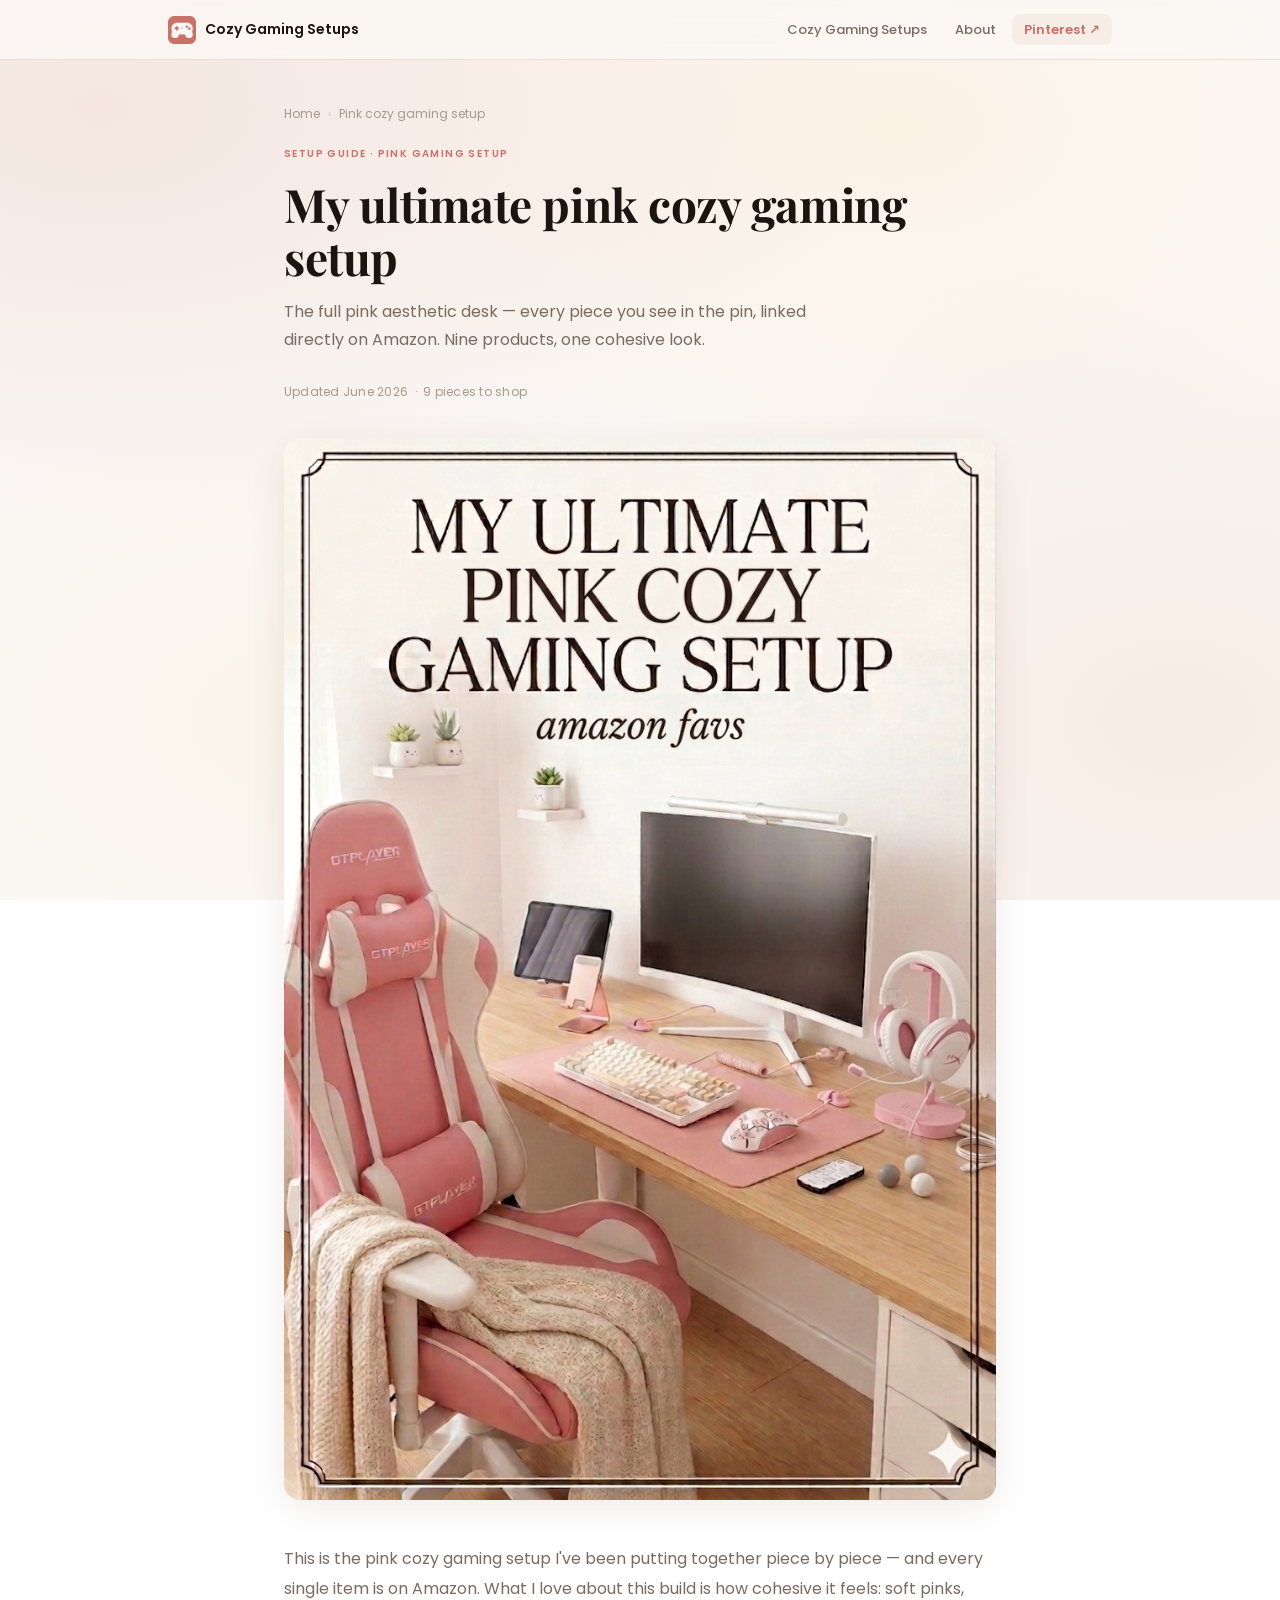
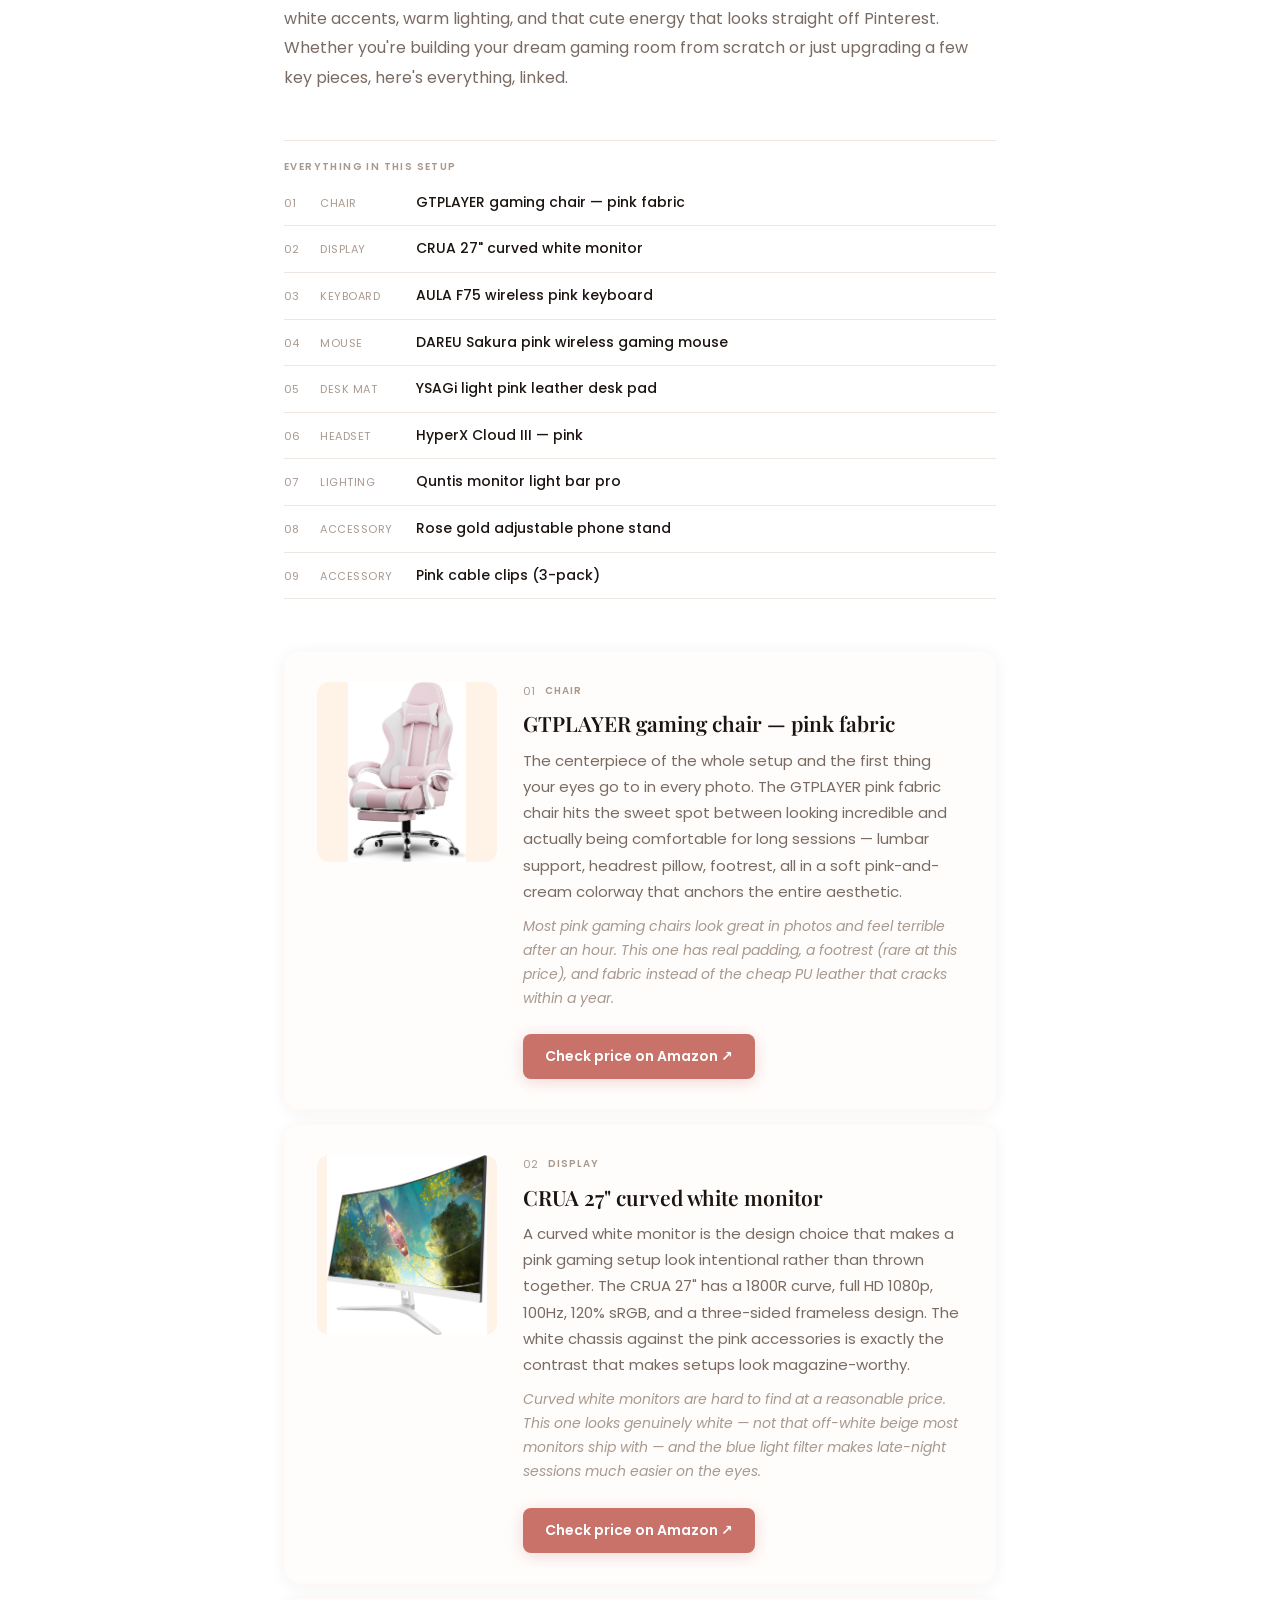
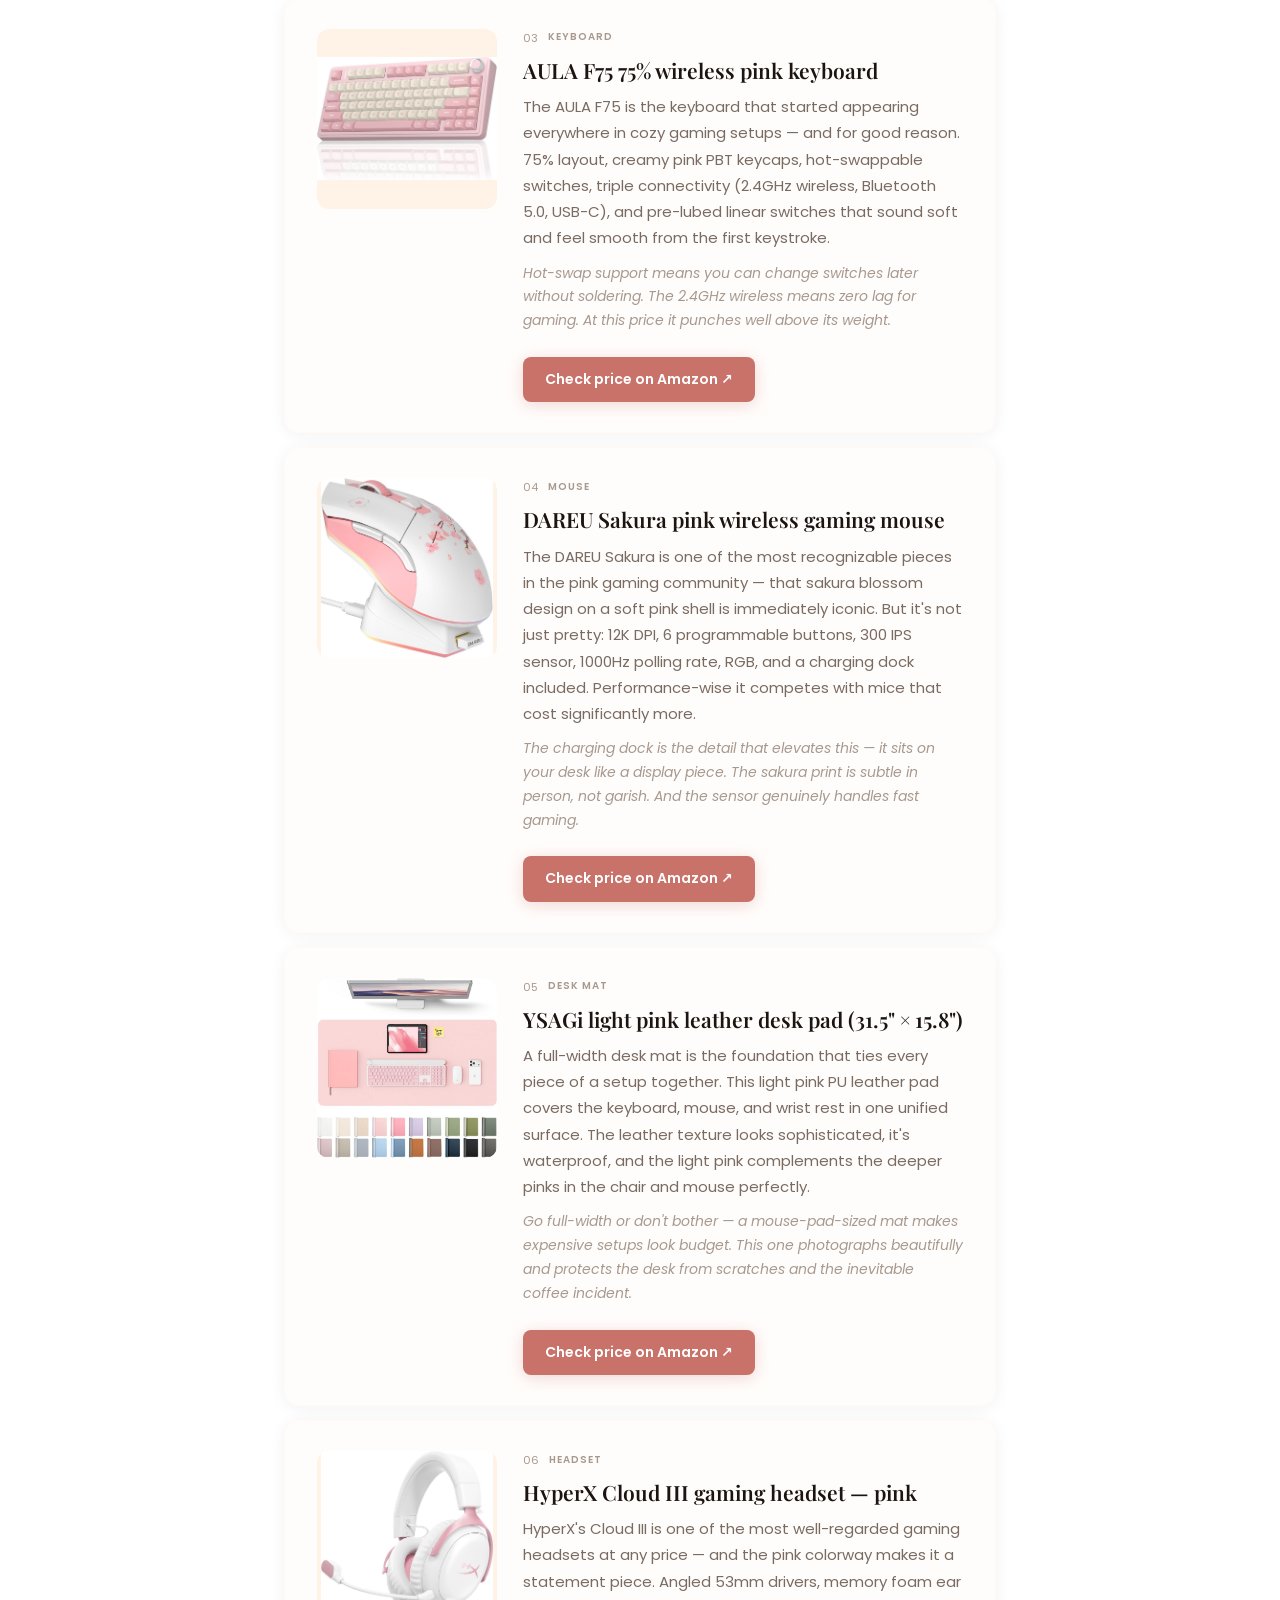
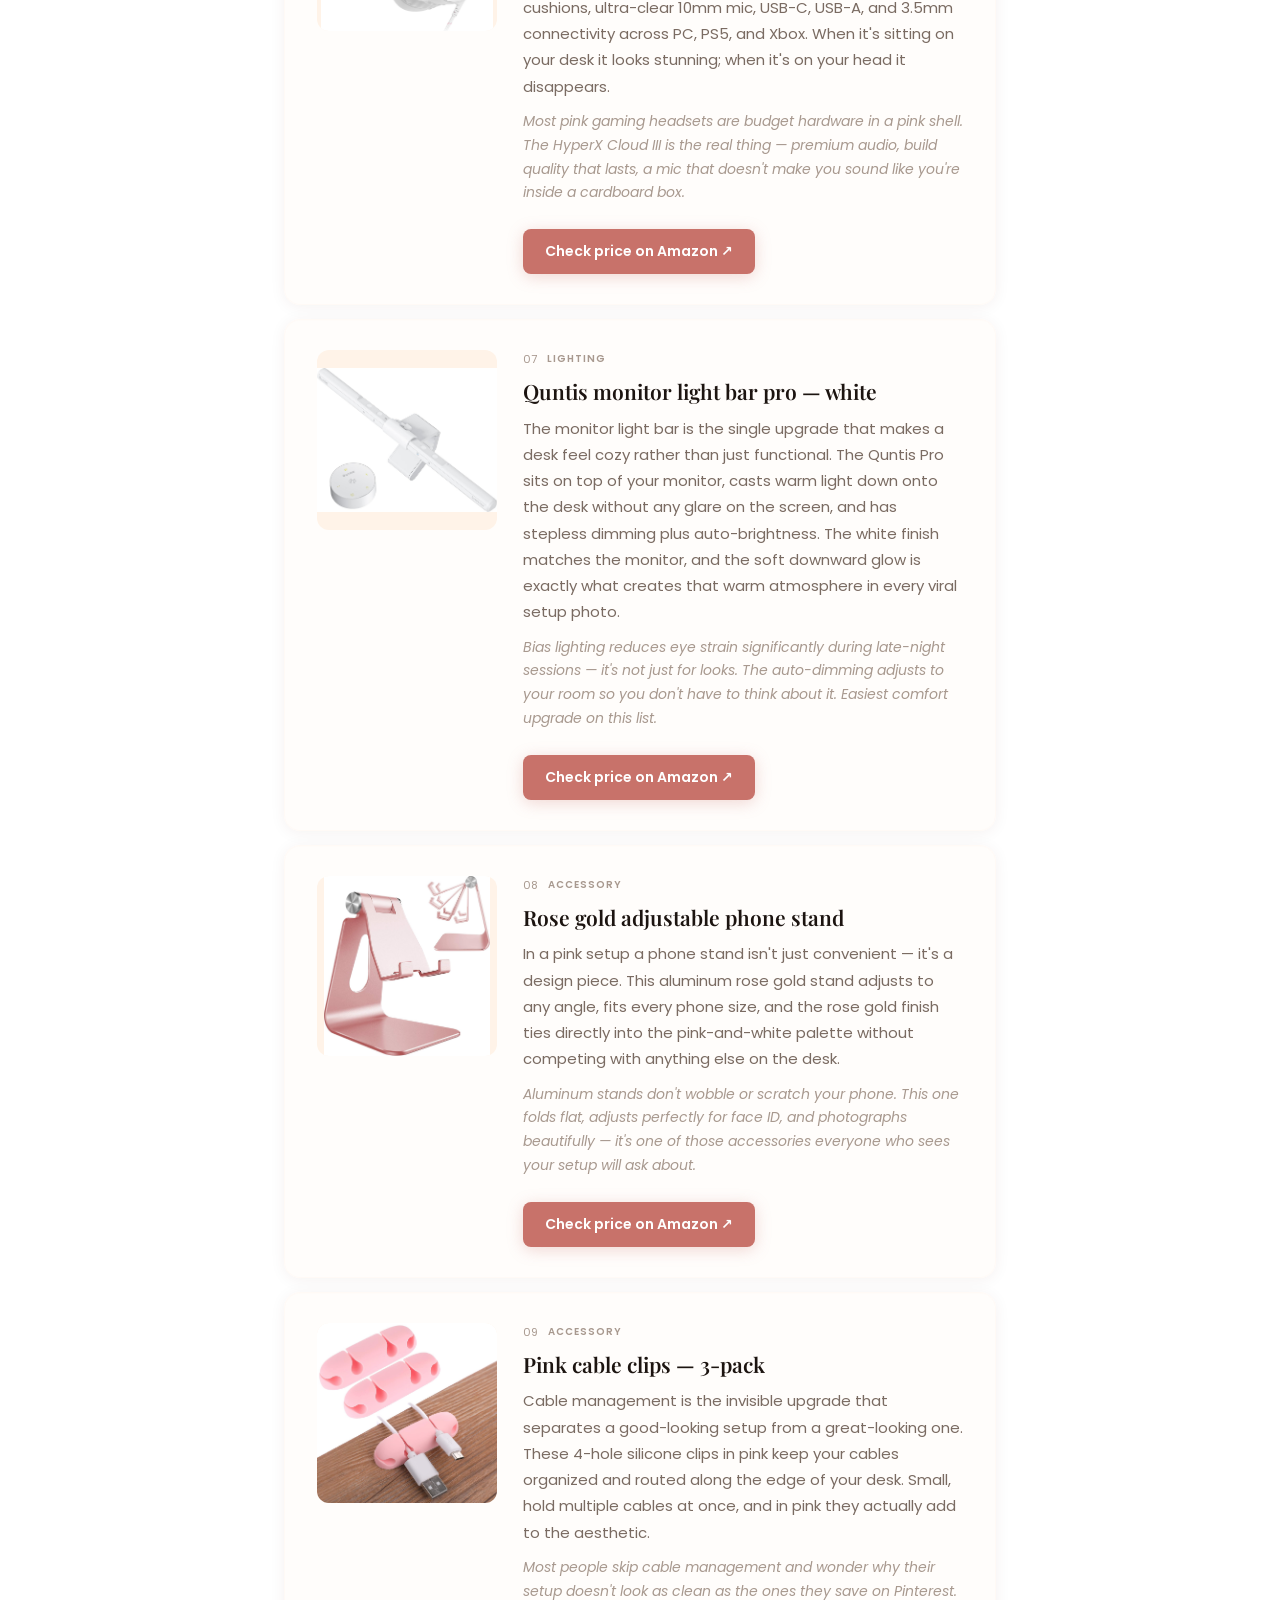
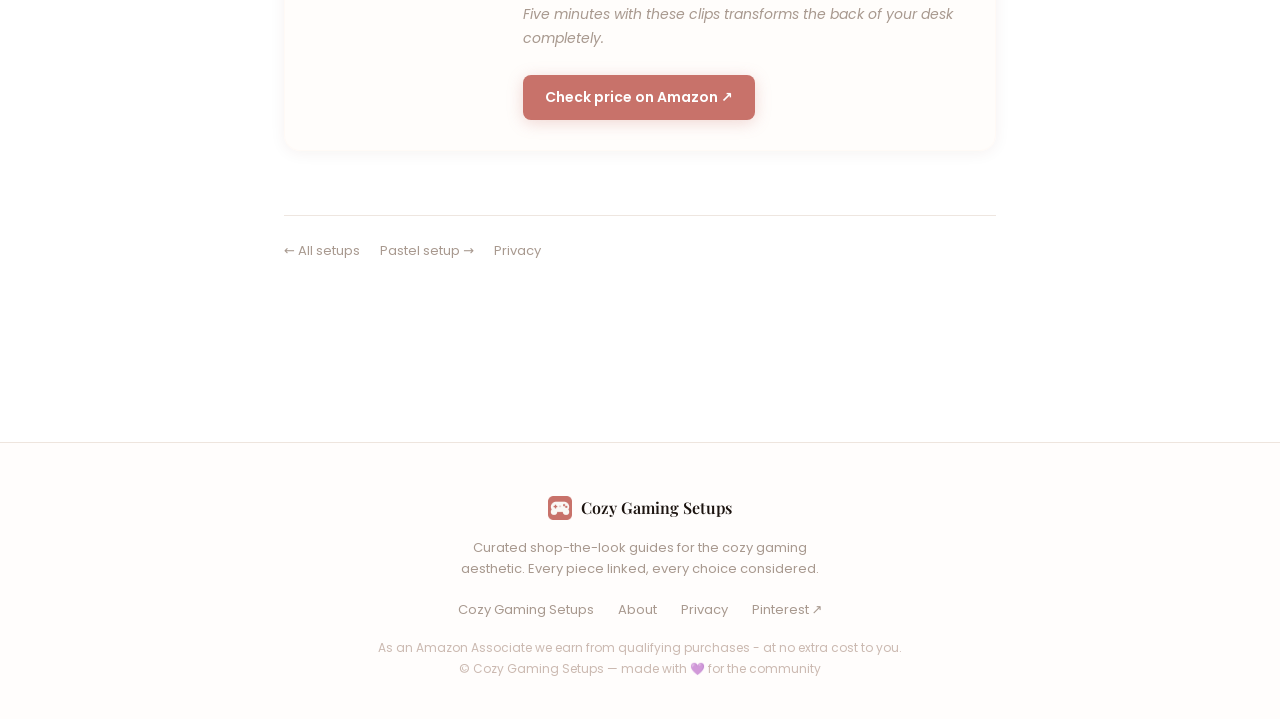
<file: pink-cozy-gaming-setup/index.html>
<!DOCTYPE html>
<html lang="en">
<head>
<meta charset="utf-8">
<meta name="viewport" content="width=device-width, initial-scale=1">
<title>My ultimate pink cozy gaming setup — every piece from Amazon | Cozy Gaming Setups</title>
<meta name="description" content="The full pink cozy gaming setup — GTPLAYER gaming chair, CRUA curved white monitor, AULA F75 pink keyboard, DAREU Sakura wireless mouse, HyperX Cloud III pink headset, Quntis light bar and more. Every piece linked on Amazon.">
<meta name="p:domain_verify" content="3ff8e9c5c183b2a7218e1bc20133f83a"/>
<link rel="canonical" href="https://cozygamingsetups.com/pink-cozy-gaming-setup/"/>
<link rel="icon" href="/favicon.svg" type="image/svg+xml">
<meta property="og:type" content="article">
<meta property="og:title" content="My ultimate pink cozy gaming setup — every piece from Amazon ✨">
<meta property="og:description" content="The full pink aesthetic gaming desk setup — GTPLAYER pink chair, CRUA 27&quot; curved monitor, AULA F75 pink wireless keyboard, DAREU Sakura gaming mouse, HyperX Cloud III pink headset, Quntis monitor light bar, YSAGi pink desk mat, rose gold phone stand, pink cable clips. Every single piece is linked on Amazon. Pink gaming setup | cozy gaming desk | aesthetic battlestation | cute gaming room">
<meta property="og:url" content="https://cozygamingsetups.com/pink-cozy-gaming-setup/">
<meta property="og:image" content="https://cozygamingsetups.com/images/pink-cozy-gaming-setup.png">
<script type="application/ld+json">
[{
  "@context": "https://schema.org",
  "@type": "Article",
  "headline": "My ultimate pink cozy gaming setup",
  "description": "The full pink cozy gaming setup — GTPLAYER gaming chair, CRUA curved white monitor, AULA F75 pink keyboard, DAREU Sakura wireless mouse, HyperX Cloud III pink headset and more. Every piece linked on Amazon.",
  "url": "https://cozygamingsetups.com/pink-cozy-gaming-setup/",
  "image": "https://cozygamingsetups.com/images/pink-cozy-gaming-setup.png",
  "author": {"@type": "Organization", "name": "Cozy Gaming Setups"},
  "publisher": {"@type": "Organization", "name": "Cozy Gaming Setups", "url": "https://cozygamingsetups.com"}
},{
  "@context": "https://schema.org",
  "@type": "BreadcrumbList",
  "itemListElement": [
    {"@type": "ListItem", "position": 1, "name": "Home", "item": "https://cozygamingsetups.com/"},
    {"@type": "ListItem", "position": 2, "name": "Pink cozy gaming setup", "item": "https://cozygamingsetups.com/pink-cozy-gaming-setup/"}
  ]
}]
</script>
<link rel="preconnect" href="https://fonts.googleapis.com">
<link href="https://fonts.googleapis.com/css2?family=Playfair+Display:ital,wght@0,600;0,700;1,400;1,600&family=Poppins:wght@400;500;600&display=swap" rel="stylesheet">
<link rel="stylesheet" href="../style.css">
</head>
<body>

  <nav class="site-nav">
    <div class="nav-inner">
      <a class="nav-logo" href="../">
        <img src="../images/logo.png" width="28" height="28" alt="Cozy Gaming Setups logo">
        Cozy Gaming Setups
      </a>
      <ul class="nav-links">
        <li class="nav-home"><a href="../">Cozy Gaming Setups</a></li>
        <li><a href="../about/">About</a></li>
        <li class="nav-cta"><a href="https://nl.pinterest.com/cozygamingsetups/" target="_blank">Pinterest ↗</a></li>
      </ul>
    </div>
  </nav>

  <div class="wrap narrow article-wrap">

    <nav class="breadcrumb"><a href="../">Home</a><span class="breadcrumb-sep">›</span><span>Pink cozy gaming setup</span></nav>

    <header class="article-header">
      <span class="page-tag">Setup guide · Pink gaming setup</span>
      <h1>My ultimate pink cozy gaming setup</h1>
      <p class="sub-lead">The full pink aesthetic desk — every piece you see in the pin, linked directly on Amazon. Nine products, one cohesive look.</p>
    </header>
    <p class="article-date">Updated June 2026 &nbsp;·&nbsp; 9 pieces to shop</p>

    <div class="setup-hero-img">
      <img src="../images/pink-cozy-gaming-setup.png" alt="My ultimate pink cozy gaming setup — full pink battlestation with GTPLAYER chair, CRUA monitor, AULA F75 keyboard">
    </div>

    <p class="intro">This is the pink cozy gaming setup I've been putting together piece by piece — and every single item is on Amazon. What I love about this build is how cohesive it feels: soft pinks, white accents, warm lighting, and that cute energy that looks straight off Pinterest. Whether you're building your dream gaming room from scratch or just upgrading a few key pieces, here's everything, linked.</p>

    <div class="quick-picks">
      <p class="quick-picks-title">Everything in this setup</p>
      <ul class="picks-list">
        <li><span class="pick-num">01</span><span class="pick-cat">Chair</span><span class="pick-name">GTPLAYER gaming chair — pink fabric</span></li>
        <li><span class="pick-num">02</span><span class="pick-cat">Display</span><span class="pick-name">CRUA 27" curved white monitor</span></li>
        <li><span class="pick-num">03</span><span class="pick-cat">Keyboard</span><span class="pick-name">AULA F75 wireless pink keyboard</span></li>
        <li><span class="pick-num">04</span><span class="pick-cat">Mouse</span><span class="pick-name">DAREU Sakura pink wireless gaming mouse</span></li>
        <li><span class="pick-num">05</span><span class="pick-cat">Desk mat</span><span class="pick-name">YSAGi light pink leather desk pad</span></li>
        <li><span class="pick-num">06</span><span class="pick-cat">Headset</span><span class="pick-name">HyperX Cloud III — pink</span></li>
        <li><span class="pick-num">07</span><span class="pick-cat">Lighting</span><span class="pick-name">Quntis monitor light bar pro</span></li>
        <li><span class="pick-num">08</span><span class="pick-cat">Accessory</span><span class="pick-name">Rose gold adjustable phone stand</span></li>
        <li><span class="pick-num">09</span><span class="pick-cat">Accessory</span><span class="pick-name">Pink cable clips (3-pack)</span></li>
      </ul>
    </div>

    <div class="products-section">

      <div class="product">
        <div class="product-img"><img src="../images/pink-cozy-gaming-setup/gtplayer-gaming-chair-pink-fabric.jpg" alt="GTPLAYER gaming chair — pink fabric" loading="lazy"></div>
        <div class="product-body">
        <div class="product-meta"><span class="product-idx">01</span><span class="cat">Chair</span></div>
        <h3>GTPLAYER gaming chair — pink fabric</h3>
        <p class="desc">The centerpiece of the whole setup and the first thing your eyes go to in every photo. The GTPLAYER pink fabric chair hits the sweet spot between looking incredible and actually being comfortable for long sessions — lumbar support, headrest pillow, footrest, all in a soft pink-and-cream colorway that anchors the entire aesthetic.</p>
        <p class="why">Most pink gaming chairs look great in photos and feel terrible after an hour. This one has real padding, a footrest (rare at this price), and fabric instead of the cheap PU leather that cracks within a year.</p>
        <a class="btn" href="https://www.amazon.com/dp/B0FDFNHGN7/?tag=cozygamingset-20" rel="nofollow sponsored" target="_blank">Check price on Amazon ↗</a>
        </div>
      </div>

      <div class="product">
        <div class="product-img"><img src="../images/pink-cozy-gaming-setup/crua-27-curved-white-monitor.jpg" alt="CRUA 27 inch curved white monitor" loading="lazy"></div>
        <div class="product-body">
        <div class="product-meta"><span class="product-idx">02</span><span class="cat">Display</span></div>
        <h3>CRUA 27" curved white monitor</h3>
        <p class="desc">A curved white monitor is the design choice that makes a pink gaming setup look intentional rather than thrown together. The CRUA 27" has a 1800R curve, full HD 1080p, 100Hz, 120% sRGB, and a three-sided frameless design. The white chassis against the pink accessories is exactly the contrast that makes setups look magazine-worthy.</p>
        <p class="why">Curved white monitors are hard to find at a reasonable price. This one looks genuinely white — not that off-white beige most monitors ship with — and the blue light filter makes late-night sessions much easier on the eyes.</p>
        <a class="btn" href="https://www.amazon.com/dp/B0BYP9SFJK/?tag=cozygamingset-20" rel="nofollow sponsored" target="_blank">Check price on Amazon ↗</a>
        </div>
      </div>

      <div class="product">
        <div class="product-img"><img src="../images/pink-cozy-gaming-setup/aula-f75-wireless-pink-keyboard.jpg" alt="AULA F75 75% wireless pink keyboard" loading="lazy"></div>
        <div class="product-body">
        <div class="product-meta"><span class="product-idx">03</span><span class="cat">Keyboard</span></div>
        <h3>AULA F75 75% wireless pink keyboard</h3>
        <p class="desc">The AULA F75 is the keyboard that started appearing everywhere in cozy gaming setups — and for good reason. 75% layout, creamy pink PBT keycaps, hot-swappable switches, triple connectivity (2.4GHz wireless, Bluetooth 5.0, USB-C), and pre-lubed linear switches that sound soft and feel smooth from the first keystroke.</p>
        <p class="why">Hot-swap support means you can change switches later without soldering. The 2.4GHz wireless means zero lag for gaming. At this price it punches well above its weight.</p>
        <a class="btn" href="https://www.amazon.com/dp/B0G5PZDPV8/?tag=cozygamingset-20" rel="nofollow sponsored" target="_blank">Check price on Amazon ↗</a>
        </div>
      </div>

      <div class="product">
        <div class="product-img"><img src="../images/pink-cozy-gaming-setup/dareu-sakura-pink-wireless-mouse.jpg" alt="DAREU Sakura pink wireless gaming mouse" loading="lazy"></div>
        <div class="product-body">
        <div class="product-meta"><span class="product-idx">04</span><span class="cat">Mouse</span></div>
        <h3>DAREU Sakura pink wireless gaming mouse</h3>
        <p class="desc">The DAREU Sakura is one of the most recognizable pieces in the pink gaming community — that sakura blossom design on a soft pink shell is immediately iconic. But it's not just pretty: 12K DPI, 6 programmable buttons, 300 IPS sensor, 1000Hz polling rate, RGB, and a charging dock included. Performance-wise it competes with mice that cost significantly more.</p>
        <p class="why">The charging dock is the detail that elevates this — it sits on your desk like a display piece. The sakura print is subtle in person, not garish. And the sensor genuinely handles fast gaming.</p>
        <a class="btn" href="https://www.amazon.com/dp/B0BYDJ9LW5/?tag=cozygamingset-20" rel="nofollow sponsored" target="_blank">Check price on Amazon ↗</a>
        </div>
      </div>

      <div class="product">
        <div class="product-img"><img src="../images/pink-cozy-gaming-setup/ysagi-light-pink-leather-desk-pad.jpg" alt="YSAGi light pink leather desk pad" loading="lazy"></div>
        <div class="product-body">
        <div class="product-meta"><span class="product-idx">05</span><span class="cat">Desk mat</span></div>
        <h3>YSAGi light pink leather desk pad (31.5" × 15.8")</h3>
        <p class="desc">A full-width desk mat is the foundation that ties every piece of a setup together. This light pink PU leather pad covers the keyboard, mouse, and wrist rest in one unified surface. The leather texture looks sophisticated, it's waterproof, and the light pink complements the deeper pinks in the chair and mouse perfectly.</p>
        <p class="why">Go full-width or don't bother — a mouse-pad-sized mat makes expensive setups look budget. This one photographs beautifully and protects the desk from scratches and the inevitable coffee incident.</p>
        <a class="btn" href="https://www.amazon.com/dp/B0CGTQ4W3N/?tag=cozygamingset-20" rel="nofollow sponsored" target="_blank">Check price on Amazon ↗</a>
        </div>
      </div>

      <div class="product">
        <div class="product-img"><img src="../images/pink-cozy-gaming-setup/hyperx-cloud-iii-headset-pink.jpg" alt="HyperX Cloud III gaming headset — pink" loading="lazy"></div>
        <div class="product-body">
        <div class="product-meta"><span class="product-idx">06</span><span class="cat">Headset</span></div>
        <h3>HyperX Cloud III gaming headset — pink</h3>
        <p class="desc">HyperX's Cloud III is one of the most well-regarded gaming headsets at any price — and the pink colorway makes it a statement piece. Angled 53mm drivers, memory foam ear cushions, ultra-clear 10mm mic, USB-C, USB-A, and 3.5mm connectivity across PC, PS5, and Xbox. When it's sitting on your desk it looks stunning; when it's on your head it disappears.</p>
        <p class="why">Most pink gaming headsets are budget hardware in a pink shell. The HyperX Cloud III is the real thing — premium audio, build quality that lasts, a mic that doesn't make you sound like you're inside a cardboard box.</p>
        <a class="btn" href="https://www.amazon.com/dp/B0DQQT2ZS3/?tag=cozygamingset-20" rel="nofollow sponsored" target="_blank">Check price on Amazon ↗</a>
        </div>
      </div>

      <div class="product">
        <div class="product-img"><img src="../images/pink-cozy-gaming-setup/quntis-monitor-light-bar-pro-white.jpg" alt="Quntis monitor light bar pro — white" loading="lazy"></div>
        <div class="product-body">
        <div class="product-meta"><span class="product-idx">07</span><span class="cat">Lighting</span></div>
        <h3>Quntis monitor light bar pro — white</h3>
        <p class="desc">The monitor light bar is the single upgrade that makes a desk feel cozy rather than just functional. The Quntis Pro sits on top of your monitor, casts warm light down onto the desk without any glare on the screen, and has stepless dimming plus auto-brightness. The white finish matches the monitor, and the soft downward glow is exactly what creates that warm atmosphere in every viral setup photo.</p>
        <p class="why">Bias lighting reduces eye strain significantly during late-night sessions — it's not just for looks. The auto-dimming adjusts to your room so you don't have to think about it. Easiest comfort upgrade on this list.</p>
        <a class="btn" href="https://www.amazon.com/dp/B0FT2NN862/?tag=cozygamingset-20" rel="nofollow sponsored" target="_blank">Check price on Amazon ↗</a>
        </div>
      </div>

      <div class="product">
        <div class="product-img"><img src="../images/pink-cozy-gaming-setup/rose-gold-phone-stand.jpg" alt="Rose gold adjustable phone stand" loading="lazy"></div>
        <div class="product-body">
        <div class="product-meta"><span class="product-idx">08</span><span class="cat">Accessory</span></div>
        <h3>Rose gold adjustable phone stand</h3>
        <p class="desc">In a pink setup a phone stand isn't just convenient — it's a design piece. This aluminum rose gold stand adjusts to any angle, fits every phone size, and the rose gold finish ties directly into the pink-and-white palette without competing with anything else on the desk.</p>
        <p class="why">Aluminum stands don't wobble or scratch your phone. This one folds flat, adjusts perfectly for face ID, and photographs beautifully — it's one of those accessories everyone who sees your setup will ask about.</p>
        <a class="btn" href="https://www.amazon.com/dp/B07H878J9Z/?tag=cozygamingset-20" rel="nofollow sponsored" target="_blank">Check price on Amazon ↗</a>
        </div>
      </div>

      <div class="product">
        <div class="product-img"><img src="../images/pink-cozy-gaming-setup/pink-cable-clips-3-pack.jpg" alt="Pink cable clips — 3-pack" loading="lazy"></div>
        <div class="product-body">
        <div class="product-meta"><span class="product-idx">09</span><span class="cat">Accessory</span></div>
        <h3>Pink cable clips — 3-pack</h3>
        <p class="desc">Cable management is the invisible upgrade that separates a good-looking setup from a great-looking one. These 4-hole silicone clips in pink keep your cables organized and routed along the edge of your desk. Small, hold multiple cables at once, and in pink they actually add to the aesthetic.</p>
        <p class="why">Most people skip cable management and wonder why their setup doesn't look as clean as the ones they save on Pinterest. Five minutes with these clips transforms the back of your desk completely.</p>
        <a class="btn" href="https://www.amazon.com/dp/B0C2CPCHSK/?tag=cozygamingset-20" rel="nofollow sponsored" target="_blank">Check price on Amazon ↗</a>
        </div>
      </div>

    </div>

    <footer class="page-footer">
      <a href="../">&larr; All setups</a>
      <a href="../pastel-coding-gaming-desk/">Pastel setup →</a>
      <a href="../privacy/">Privacy</a>
    </footer>
  </div>

  <footer class="site-footer">
    <div class="footer-inner">
      <a class="footer-logo" href="../">
        <img src="../images/logo.png" width="24" height="24" alt="Cozy Gaming Setups logo">
        Cozy Gaming Setups
      </a>
      <p class="footer-tagline">Curated shop-the-look guides for the cozy gaming aesthetic. Every piece linked, every choice considered.</p>
      <ul class="footer-links">
        <li class="nav-home"><a href="../">Cozy Gaming Setups</a></li>
        <li><a href="../about/">About</a></li>
        <li><a href="../privacy/">Privacy</a></li>
        <li><a href="https://nl.pinterest.com/cozygamingsetups/" target="_blank">Pinterest ↗</a></li>
      </ul>
      <p class="footer-copy">As an Amazon Associate we earn from qualifying purchases - at no extra cost to you.<br>&copy; Cozy Gaming Setups — made with 💜 for the community</p>
    </div>
  </footer>

</body>
</html>
</file>
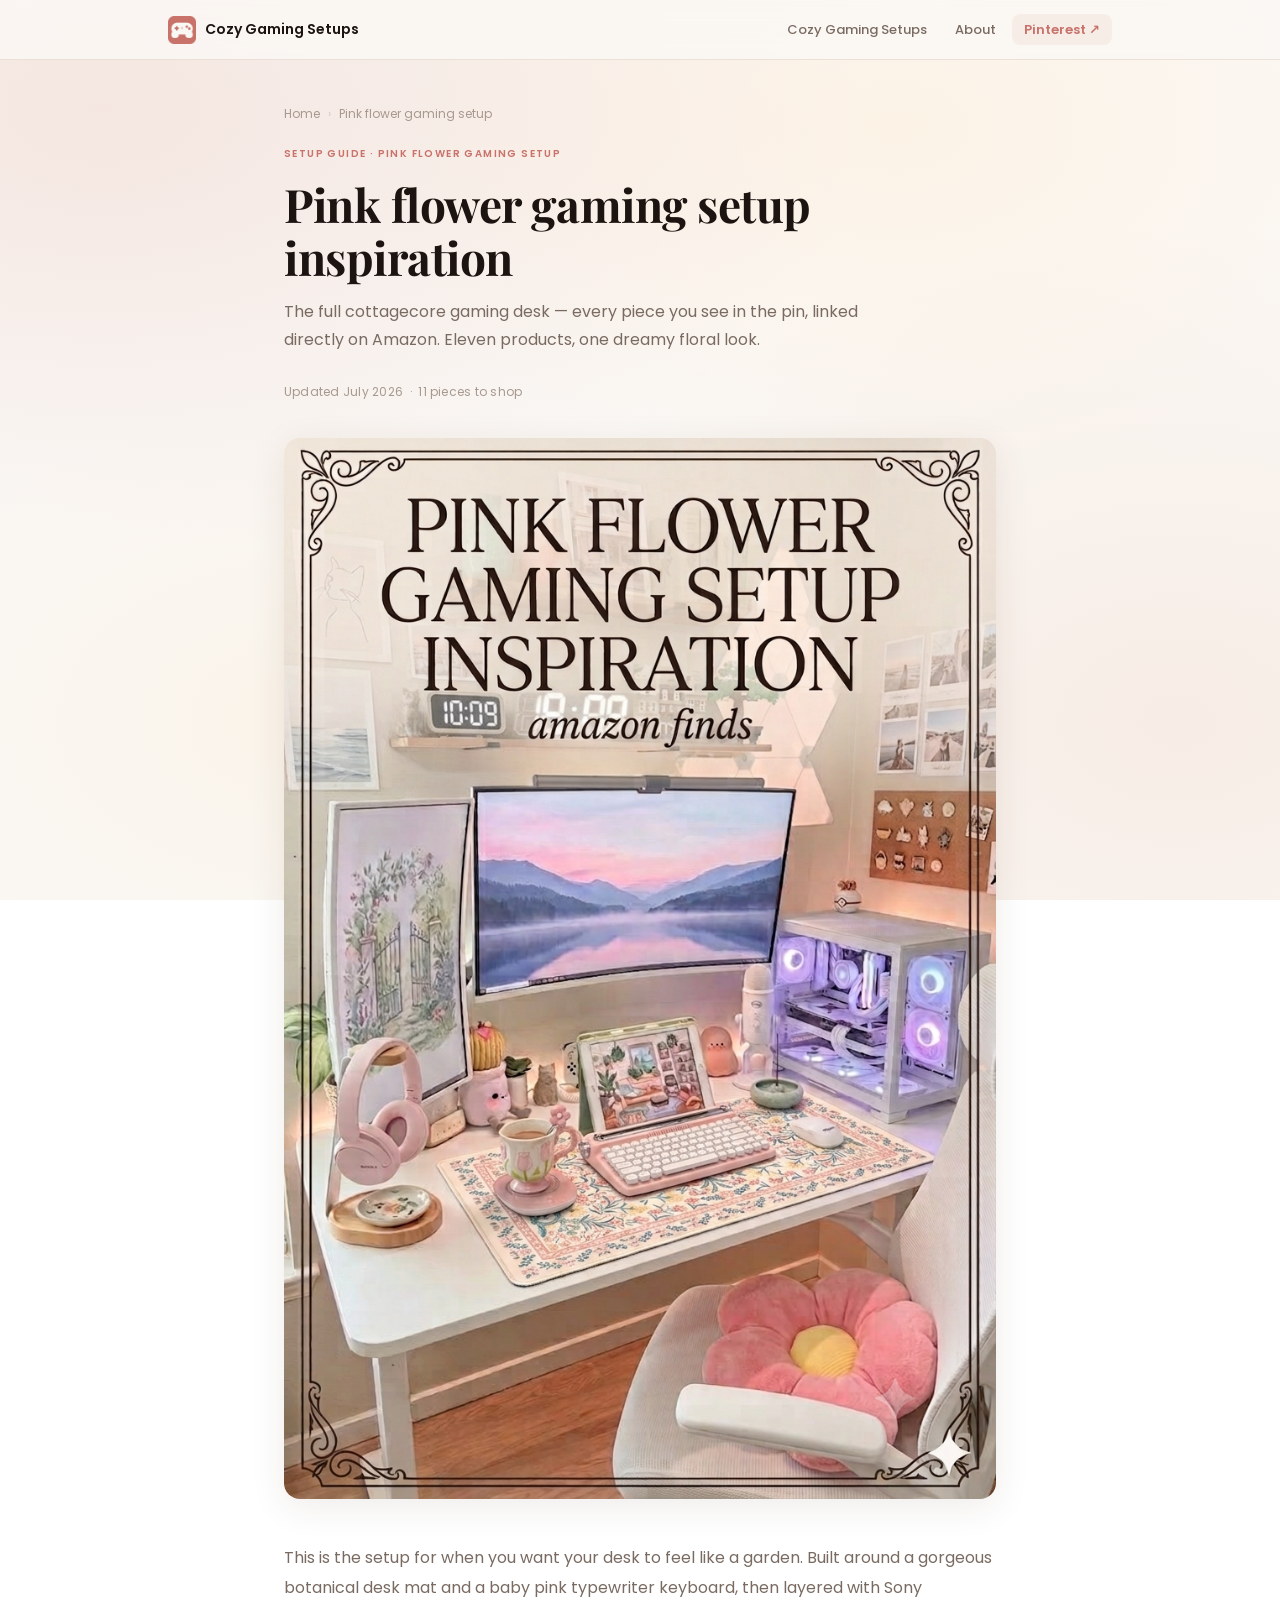
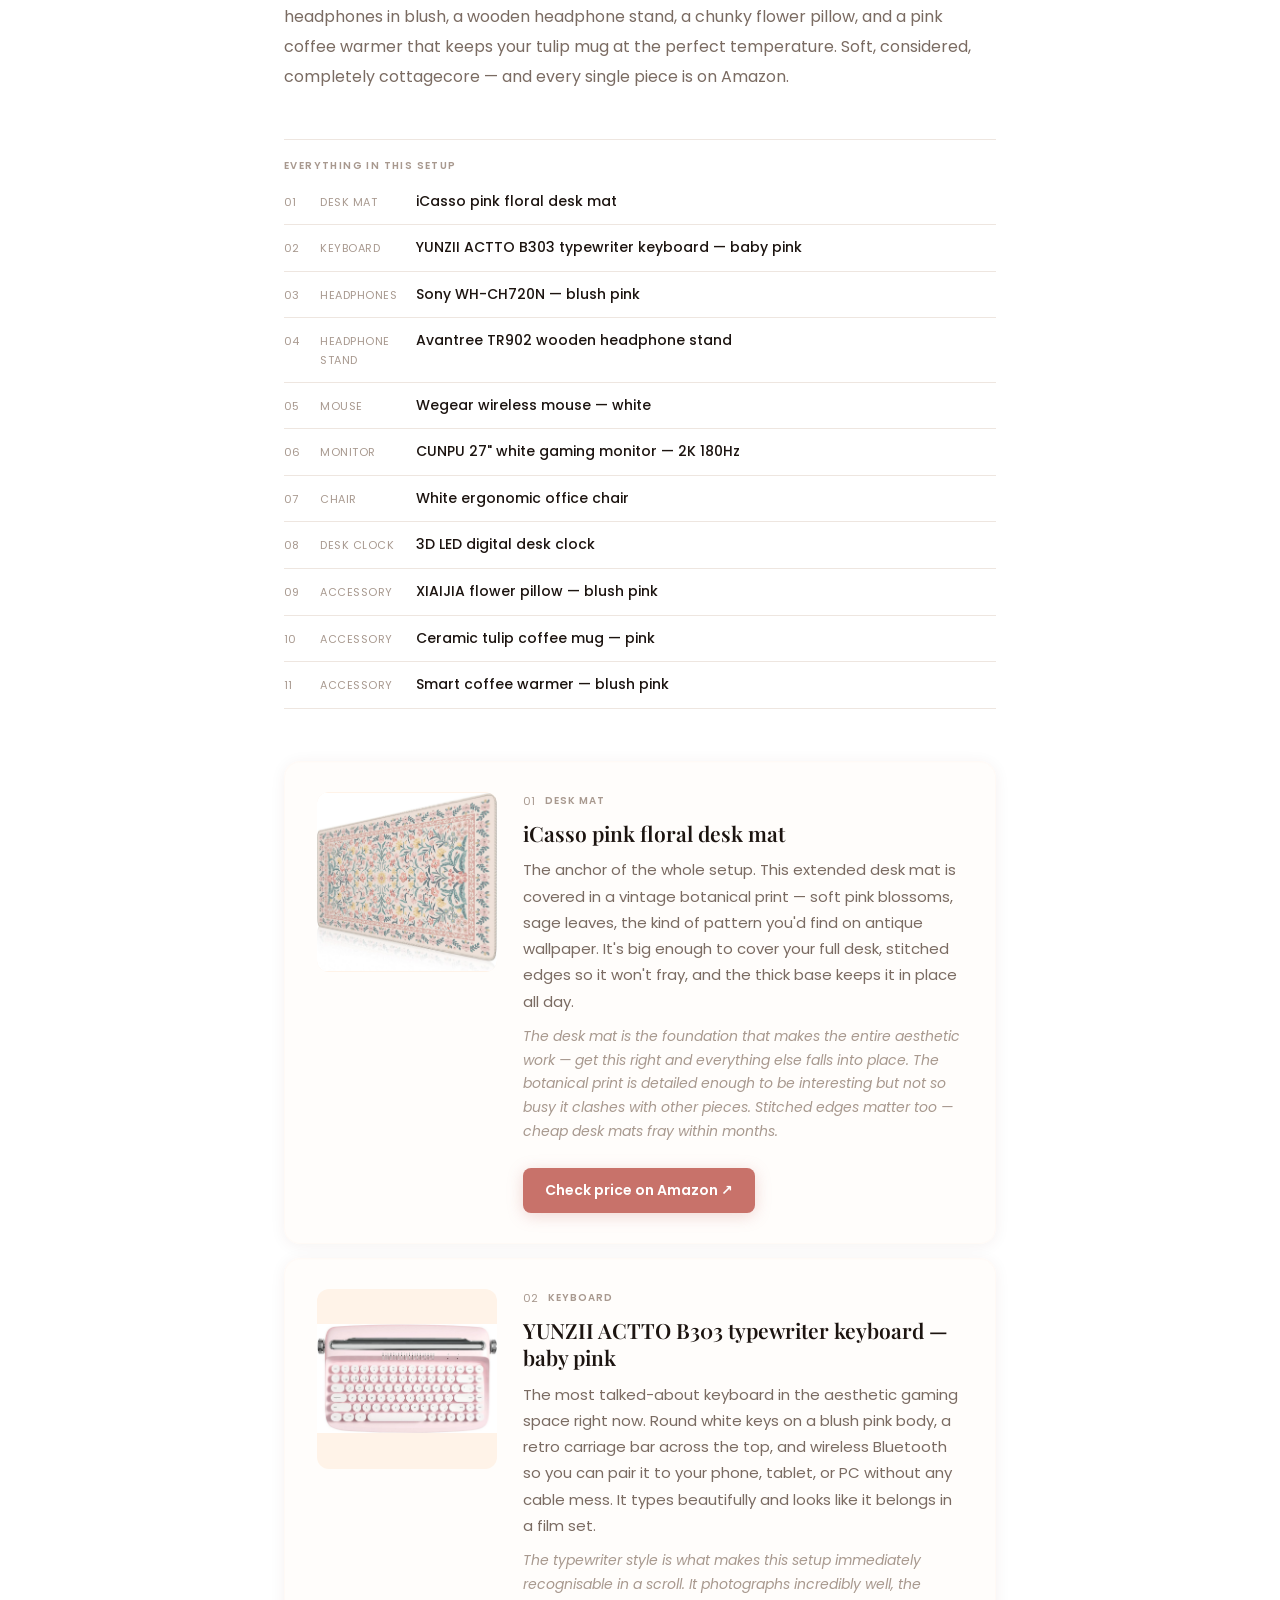
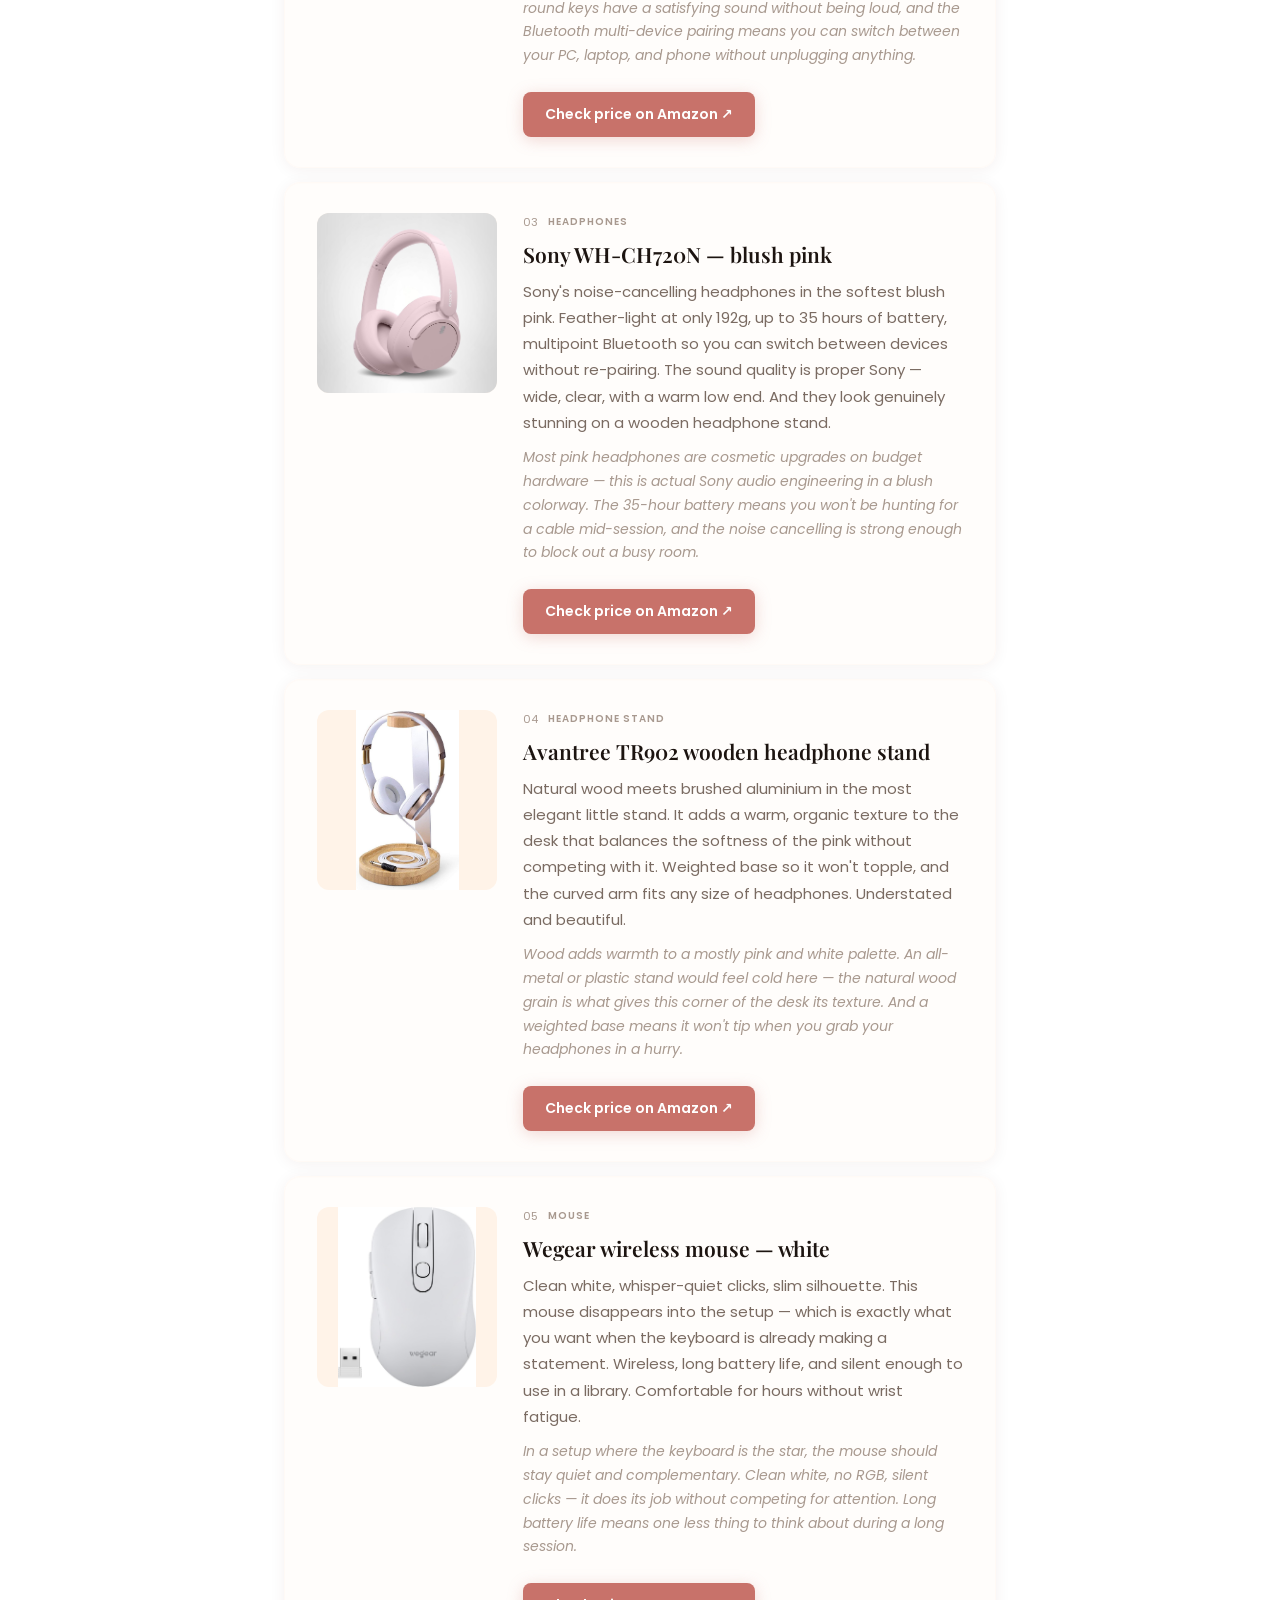
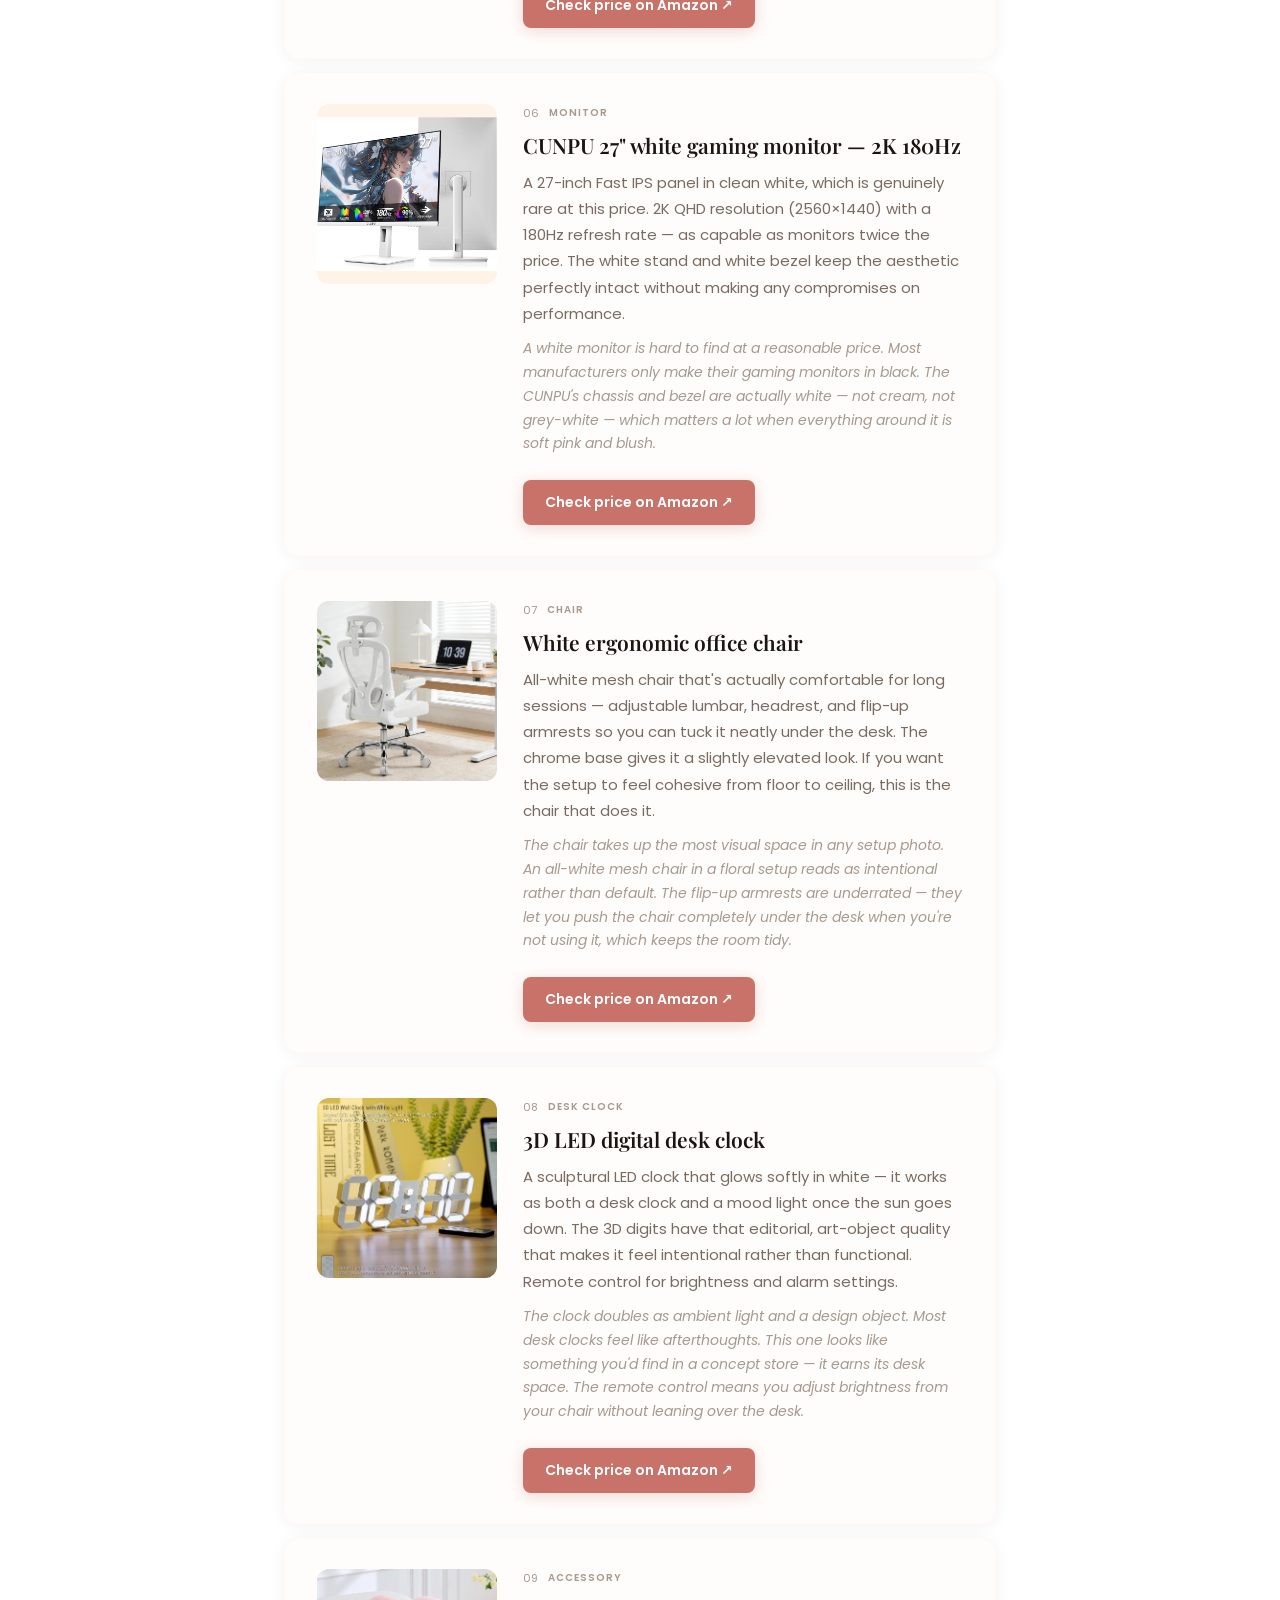
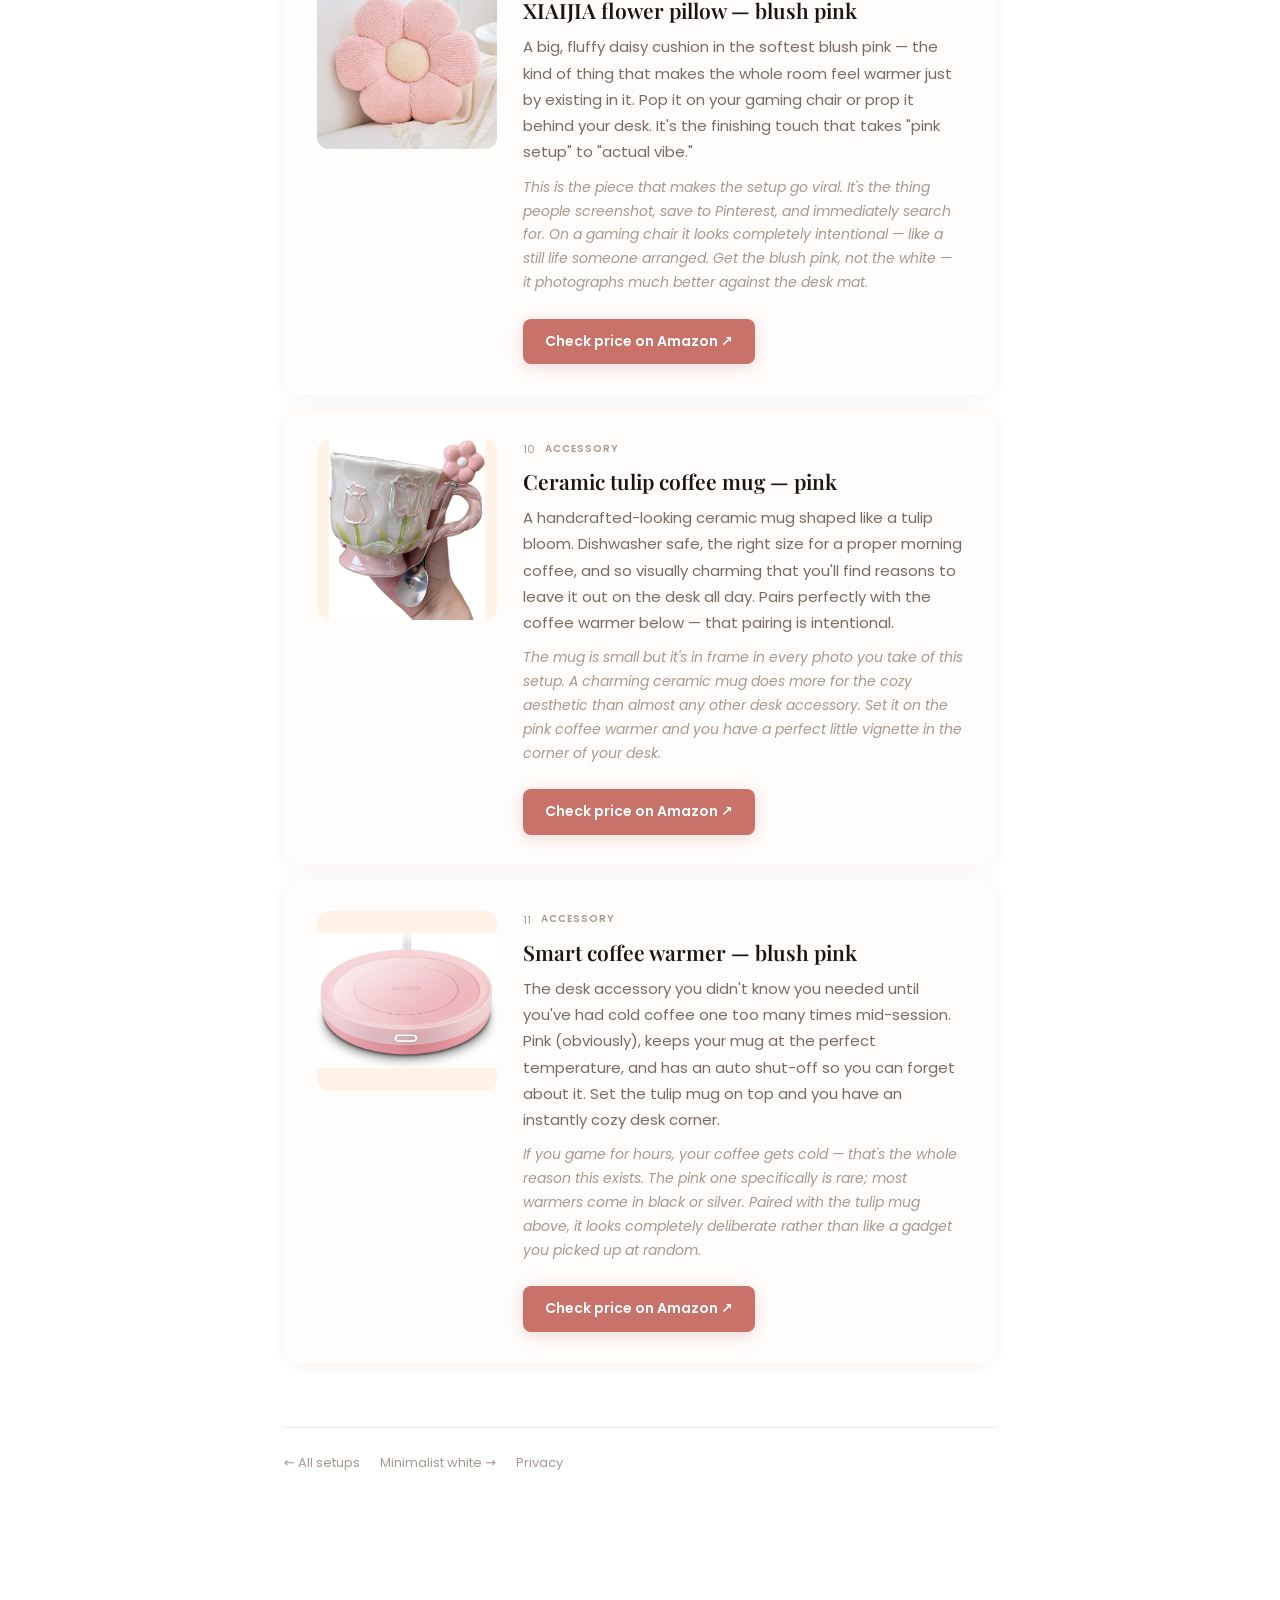
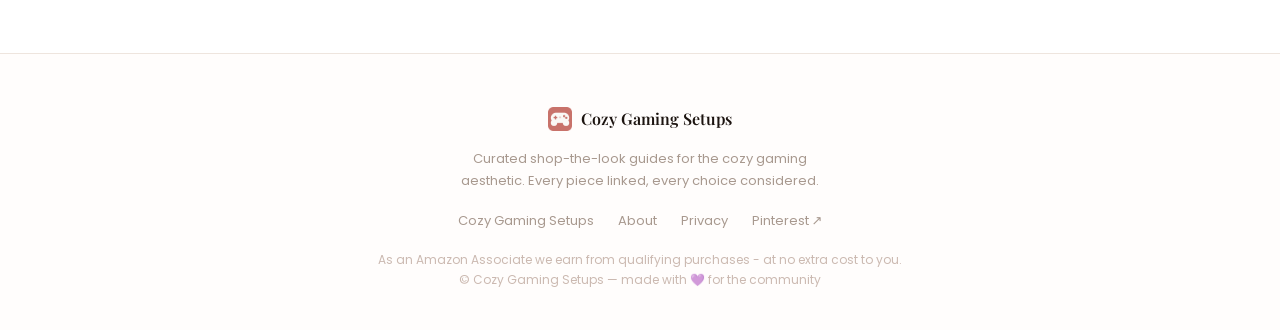
<file: pink-flower-gaming-setup/index.html>
<!DOCTYPE html>
<html lang="en">
<head>
<meta charset="utf-8">
<meta name="viewport" content="width=device-width, initial-scale=1">
<title>Pink flower gaming setup inspiration — 11 cozy Amazon finds | Cozy Gaming Setups</title>
<meta name="description" content="A dreamy pink flower gaming setup — iCasso floral desk mat, YUNZII typewriter keyboard, Sony WH-CH720N headphones in blush, flower pillow and smart coffee warmer. All 11 pieces linked on Amazon.">
<meta name="p:domain_verify" content="3ff8e9c5c183b2a7218e1bc20133f83a"/>
<link rel="canonical" href="https://cozygamingsetups.com/pink-flower-gaming-setup/"/>
<link rel="icon" href="/favicon.svg" type="image/svg+xml">
<meta property="og:type" content="article">
<meta property="og:title" content="Pink flower gaming setup inspiration — 11 cozy Amazon finds ✨">
<meta property="og:description" content="A dreamy pink flower gaming setup — iCasso floral desk mat, YUNZII baby pink typewriter keyboard, Sony WH-CH720N headphones in blush, XIAIJIA flower pillow, ceramic tulip mug and smart coffee warmer. Every single piece is linked on Amazon. Pink gaming setup | cottagecore gaming | aesthetic desk | floral gaming room">
<meta property="og:url" content="https://cozygamingsetups.com/pink-flower-gaming-setup/">
<meta property="og:image" content="https://cozygamingsetups.com/images/pink-flower-gaming-setup-inspiration.png">
<script type="application/ld+json">
[{
  "@context": "https://schema.org",
  "@type": "Article",
  "headline": "Pink flower gaming setup inspiration",
  "description": "A dreamy pink flower gaming setup — iCasso floral desk mat, YUNZII typewriter keyboard, Sony WH-CH720N headphones in blush, flower pillow and smart coffee warmer. All 11 pieces linked on Amazon.",
  "url": "https://cozygamingsetups.com/pink-flower-gaming-setup/",
  "image": "https://cozygamingsetups.com/images/pink-flower-gaming-setup-inspiration.png",
  "author": {"@type": "Organization", "name": "Cozy Gaming Setups"},
  "publisher": {"@type": "Organization", "name": "Cozy Gaming Setups", "url": "https://cozygamingsetups.com"}
},{
  "@context": "https://schema.org",
  "@type": "BreadcrumbList",
  "itemListElement": [
    {"@type": "ListItem", "position": 1, "name": "Home", "item": "https://cozygamingsetups.com/"},
    {"@type": "ListItem", "position": 2, "name": "Pink flower gaming setup", "item": "https://cozygamingsetups.com/pink-flower-gaming-setup/"}
  ]
}]
</script>
<link rel="preconnect" href="https://fonts.googleapis.com">
<link href="https://fonts.googleapis.com/css2?family=Playfair+Display:ital,wght@0,600;0,700;1,400;1,600&family=Poppins:wght@400;500;600&display=swap" rel="stylesheet">
<link rel="stylesheet" href="../style.css">
</head>
<body>

  <nav class="site-nav">
    <div class="nav-inner">
      <a class="nav-logo" href="../">
        <img src="../images/logo.png" width="28" height="28" alt="Cozy Gaming Setups logo">
        Cozy Gaming Setups
      </a>
      <ul class="nav-links">
        <li class="nav-home"><a href="../">Cozy Gaming Setups</a></li>
        <li><a href="../about/">About</a></li>
        <li class="nav-cta"><a href="https://nl.pinterest.com/cozygamingsetups/" target="_blank">Pinterest ↗</a></li>
      </ul>
    </div>
  </nav>

  <div class="wrap narrow article-wrap">

    <nav class="breadcrumb"><a href="../">Home</a><span class="breadcrumb-sep">›</span><span>Pink flower gaming setup</span></nav>

    <header class="article-header">
      <span class="page-tag">Setup guide · Pink flower gaming setup</span>
      <h1>Pink flower gaming setup inspiration</h1>
      <p class="sub-lead">The full cottagecore gaming desk — every piece you see in the pin, linked directly on Amazon. Eleven products, one dreamy floral look.</p>
    </header>
    <p class="article-date">Updated July 2026 &nbsp;·&nbsp; 11 pieces to shop</p>

    <div class="setup-hero-img">
      <img src="../images/pink-flower-gaming-setup-inspiration.png" alt="Pink flower gaming setup — floral desk mat, baby pink typewriter keyboard, Sony blush headphones and flower pillow">
    </div>

    <p class="intro">This is the setup for when you want your desk to feel like a garden. Built around a gorgeous botanical desk mat and a baby pink typewriter keyboard, then layered with Sony headphones in blush, a wooden headphone stand, a chunky flower pillow, and a pink coffee warmer that keeps your tulip mug at the perfect temperature. Soft, considered, completely cottagecore — and every single piece is on Amazon.</p>

    <div class="quick-picks">
      <p class="quick-picks-title">Everything in this setup</p>
      <ul class="picks-list">
        <li><span class="pick-num">01</span><span class="pick-cat">Desk mat</span><span class="pick-name">iCasso pink floral desk mat</span></li>
        <li><span class="pick-num">02</span><span class="pick-cat">Keyboard</span><span class="pick-name">YUNZII ACTTO B303 typewriter keyboard — baby pink</span></li>
        <li><span class="pick-num">03</span><span class="pick-cat">Headphones</span><span class="pick-name">Sony WH-CH720N — blush pink</span></li>
        <li><span class="pick-num">04</span><span class="pick-cat">Headphone stand</span><span class="pick-name">Avantree TR902 wooden headphone stand</span></li>
        <li><span class="pick-num">05</span><span class="pick-cat">Mouse</span><span class="pick-name">Wegear wireless mouse — white</span></li>
        <li><span class="pick-num">06</span><span class="pick-cat">Monitor</span><span class="pick-name">CUNPU 27" white gaming monitor — 2K 180Hz</span></li>
        <li><span class="pick-num">07</span><span class="pick-cat">Chair</span><span class="pick-name">White ergonomic office chair</span></li>
        <li><span class="pick-num">08</span><span class="pick-cat">Desk clock</span><span class="pick-name">3D LED digital desk clock</span></li>
        <li><span class="pick-num">09</span><span class="pick-cat">Accessory</span><span class="pick-name">XIAIJIA flower pillow — blush pink</span></li>
        <li><span class="pick-num">10</span><span class="pick-cat">Accessory</span><span class="pick-name">Ceramic tulip coffee mug — pink</span></li>
        <li><span class="pick-num">11</span><span class="pick-cat">Accessory</span><span class="pick-name">Smart coffee warmer — blush pink</span></li>
      </ul>
    </div>

    <div class="products-section">

      <div class="product">
        <div class="product-img"><img src="../images/pink-flower-gaming-setup/icasso-pink-floral-desk-mat.jpg" alt="iCasso pink floral desk mat — large extended mouse pad with vintage botanical print" loading="lazy"></div>
        <div class="product-body">
        <div class="product-meta"><span class="product-idx">01</span><span class="cat">Desk mat</span></div>
        <h3>iCasso pink floral desk mat</h3>
        <p class="desc">The anchor of the whole setup. This extended desk mat is covered in a vintage botanical print — soft pink blossoms, sage leaves, the kind of pattern you'd find on antique wallpaper. It's big enough to cover your full desk, stitched edges so it won't fray, and the thick base keeps it in place all day.</p>
        <p class="why">The desk mat is the foundation that makes the entire aesthetic work — get this right and everything else falls into place. The botanical print is detailed enough to be interesting but not so busy it clashes with other pieces. Stitched edges matter too — cheap desk mats fray within months.</p>
        <a class="btn" href="https://www.amazon.com/dp/B0DFLJ1H8J/?tag=cozygamingset-20" rel="nofollow sponsored" target="_blank">Check price on Amazon ↗</a>
        </div>
      </div>

      <div class="product">
        <div class="product-img"><img src="../images/pink-flower-gaming-setup/yunzii-actto-b303-typewriter-keyboard-pink.jpg" alt="YUNZII ACTTO B303 baby pink typewriter keyboard with round white keys" loading="lazy"></div>
        <div class="product-body">
        <div class="product-meta"><span class="product-idx">02</span><span class="cat">Keyboard</span></div>
        <h3>YUNZII ACTTO B303 typewriter keyboard — baby pink</h3>
        <p class="desc">The most talked-about keyboard in the aesthetic gaming space right now. Round white keys on a blush pink body, a retro carriage bar across the top, and wireless Bluetooth so you can pair it to your phone, tablet, or PC without any cable mess. It types beautifully and looks like it belongs in a film set.</p>
        <p class="why">The typewriter style is what makes this setup immediately recognisable in a scroll. It photographs incredibly well, the round keys have a satisfying sound without being loud, and the Bluetooth multi-device pairing means you can switch between your PC, laptop, and phone without unplugging anything.</p>
        <a class="btn" href="https://www.amazon.com/dp/B09QPM8S64/?tag=cozygamingset-20" rel="nofollow sponsored" target="_blank">Check price on Amazon ↗</a>
        </div>
      </div>

      <div class="product">
        <div class="product-img"><img src="../images/pink-flower-gaming-setup/sony-wh-ch720n-headphones-pink.jpg" alt="Sony WH-CH720N wireless noise cancelling headphones in blush pink" loading="lazy"></div>
        <div class="product-body">
        <div class="product-meta"><span class="product-idx">03</span><span class="cat">Headphones</span></div>
        <h3>Sony WH-CH720N — blush pink</h3>
        <p class="desc">Sony's noise-cancelling headphones in the softest blush pink. Feather-light at only 192g, up to 35 hours of battery, multipoint Bluetooth so you can switch between devices without re-pairing. The sound quality is proper Sony — wide, clear, with a warm low end. And they look genuinely stunning on a wooden headphone stand.</p>
        <p class="why">Most pink headphones are cosmetic upgrades on budget hardware — this is actual Sony audio engineering in a blush colorway. The 35-hour battery means you won't be hunting for a cable mid-session, and the noise cancelling is strong enough to block out a busy room.</p>
        <a class="btn" href="https://www.amazon.com/dp/B0DY8TS92J/?tag=cozygamingset-20" rel="nofollow sponsored" target="_blank">Check price on Amazon ↗</a>
        </div>
      </div>

      <div class="product">
        <div class="product-img"><img src="../images/pink-flower-gaming-setup/avantree-tr902-wooden-headphone-stand.jpg" alt="Avantree TR902 wooden and aluminum headphone stand — natural warm wood tone" loading="lazy"></div>
        <div class="product-body">
        <div class="product-meta"><span class="product-idx">04</span><span class="cat">Headphone stand</span></div>
        <h3>Avantree TR902 wooden headphone stand</h3>
        <p class="desc">Natural wood meets brushed aluminium in the most elegant little stand. It adds a warm, organic texture to the desk that balances the softness of the pink without competing with it. Weighted base so it won't topple, and the curved arm fits any size of headphones. Understated and beautiful.</p>
        <p class="why">Wood adds warmth to a mostly pink and white palette. An all-metal or plastic stand would feel cold here — the natural wood grain is what gives this corner of the desk its texture. And a weighted base means it won't tip when you grab your headphones in a hurry.</p>
        <a class="btn" href="https://www.amazon.com/dp/B01H6FC8KQ/?tag=cozygamingset-20" rel="nofollow sponsored" target="_blank">Check price on Amazon ↗</a>
        </div>
      </div>

      <div class="product">
        <div class="product-img"><img src="../images/pink-flower-gaming-setup/wegear-wireless-mouse-white.jpg" alt="Wegear white wireless silent mouse — slim and lightweight" loading="lazy"></div>
        <div class="product-body">
        <div class="product-meta"><span class="product-idx">05</span><span class="cat">Mouse</span></div>
        <h3>Wegear wireless mouse — white</h3>
        <p class="desc">Clean white, whisper-quiet clicks, slim silhouette. This mouse disappears into the setup — which is exactly what you want when the keyboard is already making a statement. Wireless, long battery life, and silent enough to use in a library. Comfortable for hours without wrist fatigue.</p>
        <p class="why">In a setup where the keyboard is the star, the mouse should stay quiet and complementary. Clean white, no RGB, silent clicks — it does its job without competing for attention. Long battery life means one less thing to think about during a long session.</p>
        <a class="btn" href="https://www.amazon.com/dp/B0FF3YNCGN/?tag=cozygamingset-20" rel="nofollow sponsored" target="_blank">Check price on Amazon ↗</a>
        </div>
      </div>

      <div class="product">
        <div class="product-img"><img src="../images/pink-flower-gaming-setup/cunpu-27-white-gaming-monitor.jpg" alt="CUNPU 27 inch white gaming monitor — 2K QHD 180Hz Fast IPS display" loading="lazy"></div>
        <div class="product-body">
        <div class="product-meta"><span class="product-idx">06</span><span class="cat">Monitor</span></div>
        <h3>CUNPU 27" white gaming monitor — 2K 180Hz</h3>
        <p class="desc">A 27-inch Fast IPS panel in clean white, which is genuinely rare at this price. 2K QHD resolution (2560×1440) with a 180Hz refresh rate — as capable as monitors twice the price. The white stand and white bezel keep the aesthetic perfectly intact without making any compromises on performance.</p>
        <p class="why">A white monitor is hard to find at a reasonable price. Most manufacturers only make their gaming monitors in black. The CUNPU's chassis and bezel are actually white — not cream, not grey-white — which matters a lot when everything around it is soft pink and blush.</p>
        <a class="btn" href="https://www.amazon.com/dp/B0DCJB3KHL/?tag=cozygamingset-20" rel="nofollow sponsored" target="_blank">Check price on Amazon ↗</a>
        </div>
      </div>

      <div class="product">
        <div class="product-img"><img src="../images/pink-flower-gaming-setup/white-ergonomic-office-chair.jpg" alt="White ergonomic office chair with headrest and flip-up armrests" loading="lazy"></div>
        <div class="product-body">
        <div class="product-meta"><span class="product-idx">07</span><span class="cat">Chair</span></div>
        <h3>White ergonomic office chair</h3>
        <p class="desc">All-white mesh chair that's actually comfortable for long sessions — adjustable lumbar, headrest, and flip-up armrests so you can tuck it neatly under the desk. The chrome base gives it a slightly elevated look. If you want the setup to feel cohesive from floor to ceiling, this is the chair that does it.</p>
        <p class="why">The chair takes up the most visual space in any setup photo. An all-white mesh chair in a floral setup reads as intentional rather than default. The flip-up armrests are underrated — they let you push the chair completely under the desk when you're not using it, which keeps the room tidy.</p>
        <a class="btn" href="https://www.amazon.com/dp/B0GF78D2SS/?tag=cozygamingset-20" rel="nofollow sponsored" target="_blank">Check price on Amazon ↗</a>
        </div>
      </div>

      <div class="product">
        <div class="product-img"><img src="../images/pink-flower-gaming-setup/3d-led-digital-wall-clock-white.jpg" alt="3D LED digital wall clock with white soft light and remote control" loading="lazy"></div>
        <div class="product-body">
        <div class="product-meta"><span class="product-idx">08</span><span class="cat">Desk clock</span></div>
        <h3>3D LED digital desk clock</h3>
        <p class="desc">A sculptural LED clock that glows softly in white — it works as both a desk clock and a mood light once the sun goes down. The 3D digits have that editorial, art-object quality that makes it feel intentional rather than functional. Remote control for brightness and alarm settings.</p>
        <p class="why">The clock doubles as ambient light and a design object. Most desk clocks feel like afterthoughts. This one looks like something you'd find in a concept store — it earns its desk space. The remote control means you adjust brightness from your chair without leaning over the desk.</p>
        <a class="btn" href="https://www.amazon.com/dp/B0BGDGKB5D/?tag=cozygamingset-20" rel="nofollow sponsored" target="_blank">Check price on Amazon ↗</a>
        </div>
      </div>

      <div class="product">
        <div class="product-img"><img src="../images/pink-flower-gaming-setup/xiaijia-flower-pillow-pink.jpg" alt="XIAIJIA flower shaped pillow in blush pink — chunky daisy cushion" loading="lazy"></div>
        <div class="product-body">
        <div class="product-meta"><span class="product-idx">09</span><span class="cat">Accessory</span></div>
        <h3>XIAIJIA flower pillow — blush pink</h3>
        <p class="desc">A big, fluffy daisy cushion in the softest blush pink — the kind of thing that makes the whole room feel warmer just by existing in it. Pop it on your gaming chair or prop it behind your desk. It's the finishing touch that takes "pink setup" to "actual vibe."</p>
        <p class="why">This is the piece that makes the setup go viral. It's the thing people screenshot, save to Pinterest, and immediately search for. On a gaming chair it looks completely intentional — like a still life someone arranged. Get the blush pink, not the white — it photographs much better against the desk mat.</p>
        <a class="btn" href="https://www.amazon.com/dp/B0DBPT65WK/?tag=cozygamingset-20" rel="nofollow sponsored" target="_blank">Check price on Amazon ↗</a>
        </div>
      </div>

      <div class="product">
        <div class="product-img"><img src="../images/pink-flower-gaming-setup/ceramic-tulip-coffee-mug-pink.jpg" alt="Ceramic tulip coffee mug in pink — cute flower shaped mug" loading="lazy"></div>
        <div class="product-body">
        <div class="product-meta"><span class="product-idx">10</span><span class="cat">Accessory</span></div>
        <h3>Ceramic tulip coffee mug — pink</h3>
        <p class="desc">A handcrafted-looking ceramic mug shaped like a tulip bloom. Dishwasher safe, the right size for a proper morning coffee, and so visually charming that you'll find reasons to leave it out on the desk all day. Pairs perfectly with the coffee warmer below — that pairing is intentional.</p>
        <p class="why">The mug is small but it's in frame in every photo you take of this setup. A charming ceramic mug does more for the cozy aesthetic than almost any other desk accessory. Set it on the pink coffee warmer and you have a perfect little vignette in the corner of your desk.</p>
        <a class="btn" href="https://www.amazon.com/dp/B0DT717VHJ/?tag=cozygamingset-20" rel="nofollow sponsored" target="_blank">Check price on Amazon ↗</a>
        </div>
      </div>

      <div class="product">
        <div class="product-img"><img src="../images/pink-flower-gaming-setup/smart-coffee-warmer-pink.jpg" alt="Smart pink coffee warmer — USB mug warmer with auto shut-off" loading="lazy"></div>
        <div class="product-body">
        <div class="product-meta"><span class="product-idx">11</span><span class="cat">Accessory</span></div>
        <h3>Smart coffee warmer — blush pink</h3>
        <p class="desc">The desk accessory you didn't know you needed until you've had cold coffee one too many times mid-session. Pink (obviously), keeps your mug at the perfect temperature, and has an auto shut-off so you can forget about it. Set the tulip mug on top and you have an instantly cozy desk corner.</p>
        <p class="why">If you game for hours, your coffee gets cold — that's the whole reason this exists. The pink one specifically is rare; most warmers come in black or silver. Paired with the tulip mug above, it looks completely deliberate rather than like a gadget you picked up at random.</p>
        <a class="btn" href="https://www.amazon.com/dp/B0834SQ3FB/?tag=cozygamingset-20" rel="nofollow sponsored" target="_blank">Check price on Amazon ↗</a>
        </div>
      </div>

    </div>

    <footer class="page-footer">
      <a href="../">&larr; All setups</a>
      <a href="../minimalist-white-battlestation/">Minimalist white →</a>
      <a href="../privacy/">Privacy</a>
    </footer>
  </div>

  <footer class="site-footer">
    <div class="footer-inner">
      <a class="footer-logo" href="../">
        <img src="../images/logo.png" width="24" height="24" alt="Cozy Gaming Setups logo">
        Cozy Gaming Setups
      </a>
      <p class="footer-tagline">Curated shop-the-look guides for the cozy gaming aesthetic. Every piece linked, every choice considered.</p>
      <ul class="footer-links">
        <li class="nav-home"><a href="../">Cozy Gaming Setups</a></li>
        <li><a href="../about/">About</a></li>
        <li><a href="../privacy/">Privacy</a></li>
        <li><a href="https://nl.pinterest.com/cozygamingsetups/" target="_blank">Pinterest ↗</a></li>
      </ul>
      <p class="footer-copy">As an Amazon Associate we earn from qualifying purchases - at no extra cost to you.<br>&copy; Cozy Gaming Setups — made with 💜 for the community</p>
    </div>
  </footer>

</body>
</html>
</file>
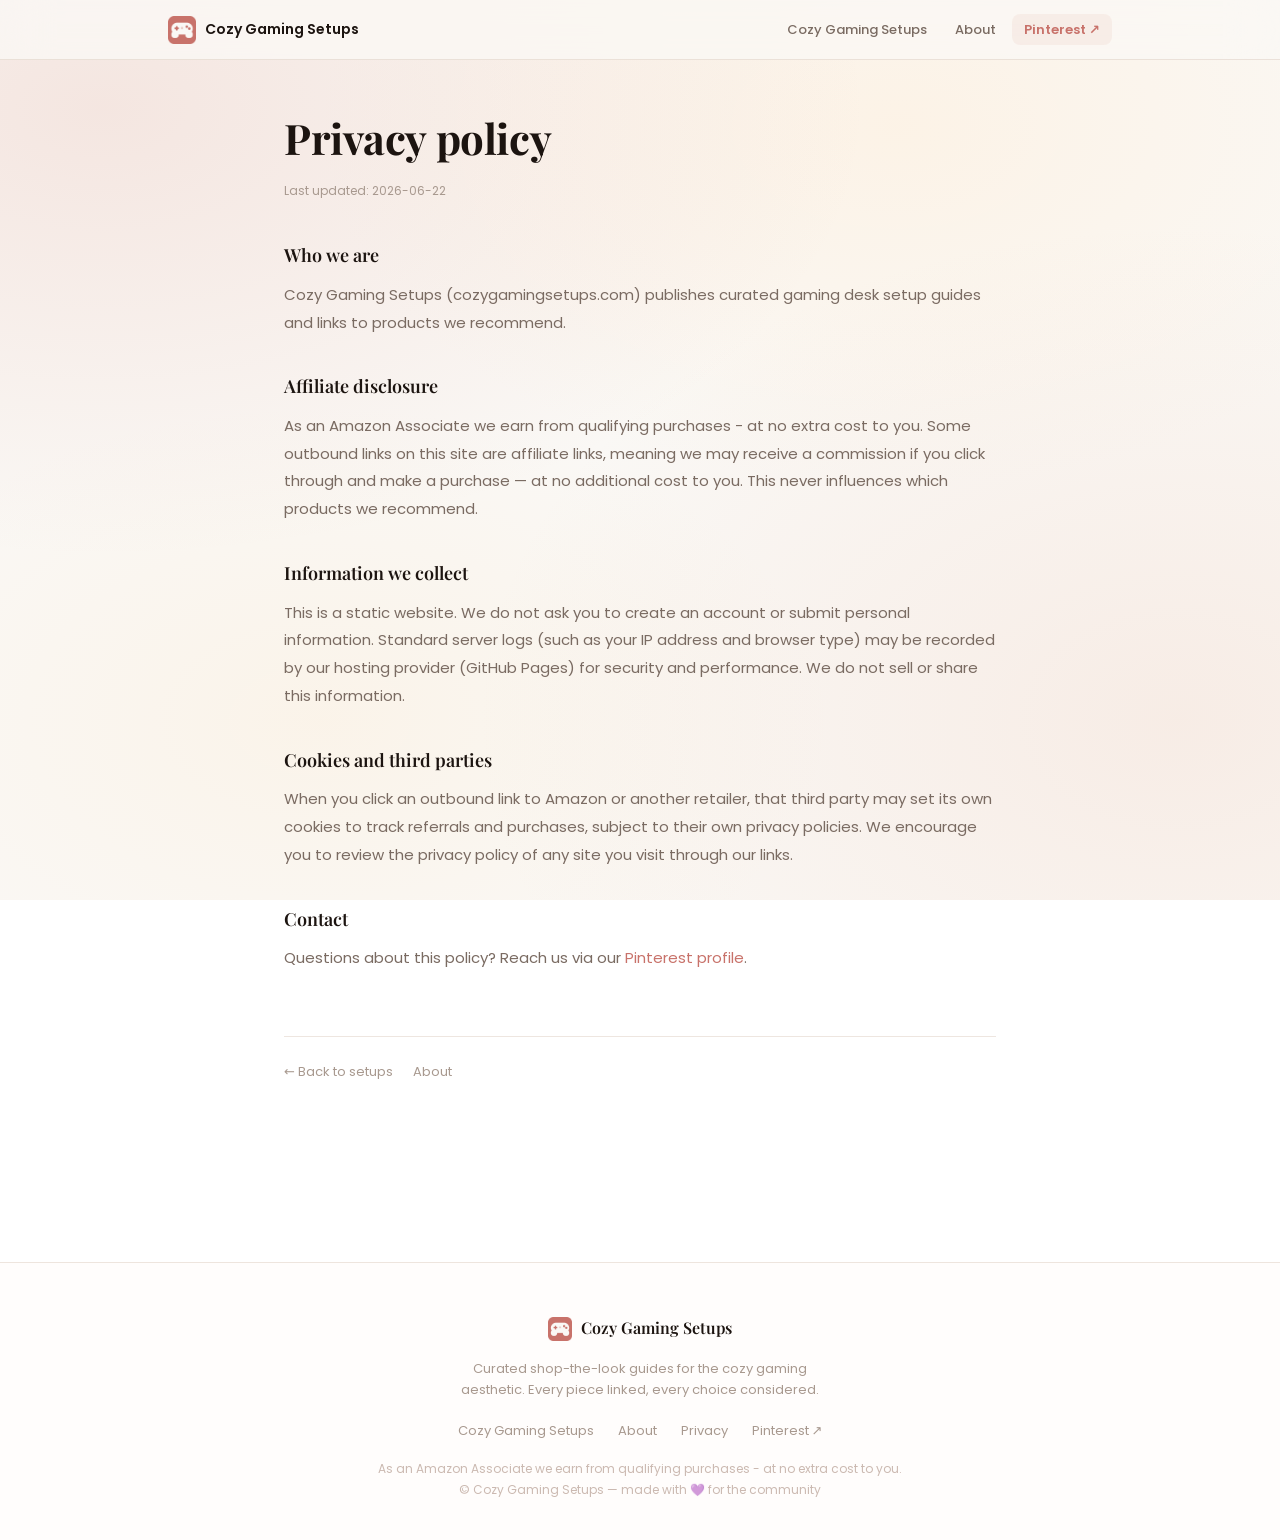
<file: privacy/index.html>
<!DOCTYPE html>
<html lang="en">
<head>
<meta charset="utf-8">
<meta name="viewport" content="width=device-width, initial-scale=1">
<title>Privacy policy — Cozy Gaming Setups</title>
<meta name="p:domain_verify" content="3ff8e9c5c183b2a7218e1bc20133f83a"/>
<link rel="canonical" href="https://cozygamingsetups.com/privacy/"/>
<link rel="icon" href="/favicon.svg" type="image/svg+xml">
<link rel="preconnect" href="https://fonts.googleapis.com">
<link href="https://fonts.googleapis.com/css2?family=Playfair+Display:ital,wght@0,600;0,700;1,400;1,600&family=Poppins:wght@400;500;600&display=swap" rel="stylesheet">
<link rel="stylesheet" href="../style.css">
</head>
<body>

  <!-- ── NAVIGATION ── -->
  <nav class="site-nav">
    <div class="nav-inner">
      <a class="nav-logo" href="../">
        <img src="../images/logo.png" width="28" height="28" alt="Cozy Gaming Setups logo">
        Cozy Gaming Setups
      </a>
      <ul class="nav-links">
        <li class="nav-home"><a href="../">Cozy Gaming Setups</a></li>
        <li><a href="../about/">About</a></li>
        <li class="nav-cta"><a href="https://nl.pinterest.com/cozygamingsetups/" target="_blank">Pinterest ↗</a></li>
      </ul>
    </div>
  </nav>

  <div class="wrap narrow prose">
    <h1>Privacy policy</h1>
    <span class="updated">Last updated: 2026-06-22</span>

    <h2>Who we are</h2>
    <p>Cozy Gaming Setups (cozygamingsetups.com) publishes curated gaming desk setup guides and links to products we recommend.</p>

    <h2>Affiliate disclosure</h2>
    <p>As an Amazon Associate we earn from qualifying purchases - at no extra cost to you. Some outbound links on this site are affiliate links, meaning we may receive a commission if you click through and make a purchase — at no additional cost to you. This never influences which products we recommend.</p>

    <h2>Information we collect</h2>
    <p>This is a static website. We do not ask you to create an account or submit personal information. Standard server logs (such as your IP address and browser type) may be recorded by our hosting provider (GitHub Pages) for security and performance. We do not sell or share this information.</p>

    <h2>Cookies and third parties</h2>
    <p>When you click an outbound link to Amazon or another retailer, that third party may set its own cookies to track referrals and purchases, subject to their own privacy policies. We encourage you to review the privacy policy of any site you visit through our links.</p>

    <h2>Contact</h2>
    <p>Questions about this policy? Reach us via our <a href="https://nl.pinterest.com/cozygamingsetups/" target="_blank">Pinterest profile</a>.</p>

    <footer class="page-footer">
      <a href="../">&larr; Back to setups</a>
      <a href="../about/">About</a>
    </footer>
  </div>

  <!-- ── SITE FOOTER ── -->
  <footer class="site-footer">
    <div class="footer-inner">
      <a class="footer-logo" href="../">
        <img src="../images/logo.png" width="24" height="24" alt="Cozy Gaming Setups logo">
        Cozy Gaming Setups
      </a>
      <p class="footer-tagline">Curated shop-the-look guides for the cozy gaming aesthetic. Every piece linked, every choice considered.</p>
      <ul class="footer-links">
        <li class="nav-home"><a href="../">Cozy Gaming Setups</a></li>
        <li><a href="../about/">About</a></li>
        <li><a href="../privacy/">Privacy</a></li>
        <li><a href="https://nl.pinterest.com/cozygamingsetups/" target="_blank">Pinterest ↗</a></li>
      </ul>
      <p class="footer-copy">As an Amazon Associate we earn from qualifying purchases - at no extra cost to you.<br>&copy; Cozy Gaming Setups — made with 💜 for the community</p>
    </div>
  </footer>

</body>
</html>
</file>
<file: style.css>
/* ============================================================
   Cozy Gaming Setups
   Warm cream · salmon pink · editorial serif
   ============================================================ */

:root {
  --ink:        #1C1410;
  --muted:      #7A6B62;
  --soft:       #A8998F;
  --accent:     #C8726A;
  --accent-d:   #A85850;
  --pink:       #D4806F;
  --cream:      #FFF3E8;
  --amber:      #FFD898;
  --bg:         #FAF8F5;

  --glass:      rgba(255, 252, 249, 0.68);
  --glass-b:    rgba(255, 250, 246, 0.88);
  --glass-line: rgba(210, 190, 175, 0.38);

  --shadow-s:   0 2px 16px rgba(80, 40, 25, 0.06);
  --shadow-m:   0 8px 36px rgba(80, 40, 25, 0.09);
  --shadow-l:   0 18px 54px rgba(80, 40, 25, 0.13);

  --serif: 'Playfair Display', Georgia, serif;
  --sans:  'Poppins', system-ui, sans-serif;
}

* { box-sizing: border-box; margin: 0; padding: 0; }

body {
  font-family: var(--sans);
  color: var(--ink);
  line-height: 1.65;
  min-height: 100vh;
}

/* warm floating blobs */
body::before {
  content: '';
  position: fixed;
  inset: 0;
  z-index: -1;
  background:
    radial-gradient(ellipse 60% 50% at 8%  12%, rgba(210,120,100,0.14) 0%, transparent 100%),
    radial-gradient(ellipse 55% 55% at 92% 80%, rgba(232,175,148,0.16) 0%, transparent 100%),
    radial-gradient(ellipse 45% 40% at 70% 14%, rgba(255,235,210,0.42) 0%, transparent 100%),
    radial-gradient(ellipse 40% 35% at 25% 80%, rgba(255,210,148,0.12) 0%, transparent 100%),
    #FAF8F5;
}

a { color: var(--accent); text-decoration: none; }
img { display: block; max-width: 100%; }

/* ================================================================
   NAV
   ================================================================ */
.site-nav {
  position: sticky;
  top: 0;
  z-index: 100;
  height: 60px;
  background: rgba(250, 248, 245, 0.82);
  backdrop-filter: blur(24px);
  -webkit-backdrop-filter: blur(24px);
  border-bottom: 1px solid var(--glass-line);
  display: flex;
  align-items: center;
}

.nav-inner {
  max-width: 1000px;
  margin: 0 auto;
  padding: 0 28px;
  width: 100%;
  display: flex;
  align-items: center;
  justify-content: space-between;
}

.nav-logo {
  display: flex;
  align-items: center;
  gap: 9px;
  font-weight: 600;
  font-size: 14px;
  color: var(--ink);
}

.nav-links {
  display: flex;
  gap: 4px;
  list-style: none;
}

.nav-links a {
  font-size: 13px;
  font-weight: 500;
  color: var(--muted);
  padding: 6px 12px;
  border-radius: 8px;
  transition: color .15s, background .15s;
}

.nav-links a:hover { color: var(--ink); background: rgba(80,40,25,0.06); }
.nav-links a.active { color: var(--ink); }

.nav-links .nav-cta a {
  color: var(--accent);
  background: rgba(200,114,106,0.08);
  font-weight: 600;
}
.nav-links .nav-cta a:hover { background: rgba(200,114,106,0.16); }

/* ================================================================
   LAYOUT
   ================================================================ */
.wrap        { max-width: 940px; margin: 0 auto; padding: 0 24px 100px; }
.wrap.narrow { max-width: 760px; }

/* ================================================================
   HOMEPAGE HERO
   ================================================================ */
.home-hero {
  padding: 80px 0 64px;
  max-width: 640px;
}

.home-hero .kicker {
  font-size: 11px;
  font-weight: 600;
  letter-spacing: .14em;
  text-transform: uppercase;
  color: var(--accent);
  margin-bottom: 20px;
  display: block;
}

.home-hero h1 {
  font-family: var(--serif);
  font-size: clamp(36px, 6vw, 62px);
  font-weight: 700;
  line-height: 1.1;
  letter-spacing: -.01em;
  color: var(--ink);
  margin-bottom: 22px;
}

.home-hero h1 em {
  font-style: italic;
  color: var(--accent);
}

.home-hero .lead {
  font-size: 16px;
  color: var(--muted);
  line-height: 1.75;
  max-width: 480px;
}

/* ================================================================
   CATEGORY SECTIONS
   ================================================================ */
.cat-section { margin-bottom: 20px; }

.cat-header {
  display: flex;
  align-items: baseline;
  gap: 18px;
  margin-bottom: 22px;
  padding-bottom: 16px;
  border-bottom: 1px solid var(--glass-line);
}

.cat-title {
  font-family: var(--serif);
  font-size: 20px;
  font-weight: 600;
  color: var(--ink);
  white-space: nowrap;
}

.cat-desc {
  font-size: 13px;
  color: var(--soft);
  line-height: 1.5;
}

/* ================================================================
   CARD IMAGE
   ================================================================ */
.card-img-wrap {
  margin: -28px -28px 22px;
  border-radius: 16px 16px 0 0;
  overflow: hidden;
}

.card-img-wrap img {
  width: 100%;
  height: auto;
  display: block;
  transition: transform .5s ease;
}

.card:hover .card-img-wrap img { transform: scale(1.02); }

/* ================================================================
   SETUP CARDS
   ================================================================ */
.grid {
  display: grid;
  grid-template-columns: repeat(auto-fill, minmax(280px, 1fr));
  gap: 18px;
  margin-bottom: 52px;
}

.card {
  display: block;
  color: inherit;
  background: var(--glass);
  backdrop-filter: blur(20px);
  -webkit-backdrop-filter: blur(20px);
  border: 1px solid var(--glass-b);
  border-radius: 20px;
  padding: 28px;
  transition: transform .2s ease, box-shadow .2s ease;
  box-shadow: var(--shadow-s), inset 0 1px 0 rgba(255,252,249,0.95);
  position: relative;
  overflow: hidden;
}

.card::after {
  content: '';
  position: absolute;
  top: 0; left: 0; right: 0;
  height: 2px;
  border-radius: 20px 20px 0 0;
  opacity: 0;
  transition: opacity .2s;
  background: linear-gradient(90deg, var(--accent), var(--pink));
}

.card:hover { transform: translateY(-4px); box-shadow: var(--shadow-l), inset 0 1px 0 rgba(255,252,249,0.95); }
.card:hover::after { opacity: 1; }

.card-label {
  font-size: 10px;
  font-weight: 600;
  letter-spacing: .12em;
  text-transform: uppercase;
  color: var(--soft);
  margin-bottom: 12px;
  display: block;
}

.card h2 {
  font-family: var(--serif);
  font-size: 20px;
  font-weight: 600;
  color: var(--ink);
  line-height: 1.25;
  margin-bottom: 10px;
}

.card p {
  font-size: 14px;
  color: var(--muted);
  line-height: 1.65;
  margin-bottom: 24px;
}

.card-foot {
  display: flex;
  align-items: center;
  justify-content: space-between;
}

.pill {
  font-size: 12px;
  font-weight: 500;
  color: var(--accent);
  background: rgba(200,114,106,0.08);
  border: 1px solid rgba(200,114,106,0.22);
  border-radius: 6px;
  padding: 7px 14px;
  transition: background .15s, color .15s, border-color .15s;
}

.card:hover .pill {
  background: var(--accent);
  color: #fff;
  border-color: var(--accent);
}

.card-count { font-size: 12px; color: var(--soft); }

/* ================================================================
   TRUST STRIP
   ================================================================ */
.trust-strip {
  display: flex;
  justify-content: center;
  flex-wrap: wrap;
  background: var(--glass);
  backdrop-filter: blur(20px);
  -webkit-backdrop-filter: blur(20px);
  border: 1px solid var(--glass-b);
  border-radius: 14px;
  padding: 4px 0;
  margin-bottom: 32px;
  box-shadow: var(--shadow-s), inset 0 1px 0 rgba(255,252,249,0.95);
}

.trust-item {
  display: flex;
  align-items: center;
  gap: 9px;
  font-size: 13px;
  color: var(--muted);
  font-weight: 500;
  padding: 16px 22px;
  flex: 1 0 160px;
  justify-content: center;
}

.trust-item + .trust-item { border-left: 1px solid var(--glass-line); }
.trust-icon { flex-shrink: 0; color: var(--accent); }


/* ================================================================
   SETUP PAGE
   ================================================================ */
.article-wrap { padding-top: 44px; }

.breadcrumb {
  font-size: 12px;
  color: var(--soft);
  margin-bottom: 22px;
  display: flex;
  align-items: center;
  gap: 8px;
}

.breadcrumb a { color: var(--soft); transition: color .15s; }
.breadcrumb a:hover { color: var(--accent); }
.breadcrumb-sep { opacity: .4; }

.article-header { margin-bottom: 28px; }

.article-header .page-tag {
  font-size: 10px;
  font-weight: 600;
  letter-spacing: .14em;
  text-transform: uppercase;
  color: var(--accent);
  margin-bottom: 16px;
  display: block;
}

.article-header h1 {
  font-family: var(--serif);
  font-size: clamp(28px, 4.5vw, 46px);
  font-weight: 700;
  letter-spacing: -.01em;
  line-height: 1.15;
  color: var(--ink);
  margin-bottom: 14px;
}

.article-header .sub-lead {
  font-size: 16px;
  color: var(--muted);
  line-height: 1.75;
  max-width: 580px;
}

.article-date {
  font-size: 12px;
  color: var(--soft);
  letter-spacing: .02em;
  margin: 18px 0 36px;
}

/* ================================================================
   SETUP PAGE — hero image
   ================================================================ */
.setup-hero-img {
  margin-bottom: 44px;
  border-radius: 16px;
  overflow: hidden;
  box-shadow: var(--shadow-m);
}

.setup-hero-img img {
  width: 100%;
  height: auto;
  display: block;
}

/* ================================================================
   INTRO
   ================================================================ */
.intro {
  font-size: 16px;
  line-height: 1.85;
  color: var(--muted);
  margin-bottom: 48px;
}

/* ================================================================
   QUICK PICKS — clean lines, no box
   ================================================================ */
.quick-picks {
  margin-bottom: 52px;
  border-top: 1px solid var(--glass-line);
}

.quick-picks-title {
  font-size: 10px;
  font-weight: 600;
  letter-spacing: .14em;
  text-transform: uppercase;
  color: var(--soft);
  padding: 18px 0 4px;
}

.picks-list { list-style: none; }

.picks-list li {
  display: flex;
  align-items: baseline;
  gap: 16px;
  padding: 13px 0;
  border-bottom: 1px solid var(--glass-line);
  font-size: 14px;
}

.pick-num {
  font-size: 11px;
  color: var(--soft);
  font-variant-numeric: tabular-nums;
  flex-shrink: 0;
  width: 20px;
}

.pick-cat {
  font-size: 11px;
  color: var(--soft);
  flex-shrink: 0;
  width: 80px;
  text-transform: uppercase;
  letter-spacing: .05em;
}

.pick-name {
  font-weight: 500;
  color: var(--ink);
  line-height: 1.4;
}

/* ================================================================
   PRODUCT CARDS
   ================================================================ */
.products-section {
  display: flex;
  flex-direction: column;
  gap: 14px;
  margin-bottom: 56px;
}

.product {
  display: flex;
  gap: 26px;
  background: var(--glass);
  backdrop-filter: blur(20px);
  -webkit-backdrop-filter: blur(20px);
  border: 1px solid var(--glass-b);
  border-radius: 16px;
  padding: 30px 32px;
  box-shadow: var(--shadow-s), inset 0 1px 0 rgba(255,252,249,0.95);
  transition: box-shadow .2s, transform .2s;
}

.product:hover {
  box-shadow: var(--shadow-m), inset 0 1px 0 rgba(255,252,249,0.95);
  transform: translateY(-2px);
}

.product-img {
  flex-shrink: 0;
  width: 180px;
  height: 180px;
  border-radius: 12px;
  overflow: hidden;
  background: var(--cream, #FFF0DC);
}

.product-img img {
  width: 100%;
  height: 100%;
  object-fit: contain;
  display: block;
}

.product-body {
  flex: 1;
  min-width: 0;
}

@media (max-width: 640px) {
  .product { flex-direction: column; }
  .product-img { width: 100%; height: 200px; }
}

.product-meta {
  display: flex;
  align-items: center;
  gap: 10px;
  margin-bottom: 10px;
}

.product-idx {
  font-size: 11px;
  color: var(--soft);
  font-variant-numeric: tabular-nums;
}

.product .cat {
  font-size: 10px;
  font-weight: 600;
  letter-spacing: .10em;
  text-transform: uppercase;
  color: var(--soft);
}

.product h3 {
  font-family: var(--serif);
  font-size: 21px;
  font-weight: 600;
  color: var(--ink);
  margin-bottom: 10px;
  line-height: 1.3;
}

.product .desc {
  color: var(--muted);
  font-size: 15px;
  line-height: 1.75;
  margin-bottom: 10px;
}

.product .why {
  font-size: 14px;
  font-style: italic;
  color: var(--soft);
  line-height: 1.7;
  margin-bottom: 24px;
}

/* ================================================================
   BUTTON
   ================================================================ */
.btn {
  display: inline-flex;
  align-items: center;
  gap: 6px;
  background: var(--accent);
  color: #fff;
  font-weight: 600;
  font-size: 14px;
  padding: 11px 22px;
  border-radius: 8px;
  box-shadow: 0 3px 16px rgba(200,114,106,0.28);
  transition: background .15s, transform .12s, box-shadow .12s;
}

.btn:hover {
  background: var(--accent-d);
  color: #fff;
  transform: translateY(-2px);
  box-shadow: 0 6px 24px rgba(200,114,106,0.36);
}

/* ================================================================
   PROSE PAGES
   ================================================================ */
.prose { padding-top: 44px; }
.prose h1 { font-family: var(--serif); font-size: clamp(28px, 4vw, 42px); font-weight: 700; letter-spacing: -.01em; margin-bottom: 8px; }
.prose .updated { font-size: 12px; color: var(--soft); margin-bottom: 40px; display: block; }
.prose h2 { font-family: var(--serif); font-size: 18px; font-weight: 600; margin: 36px 0 10px; color: var(--ink); }
.prose p { font-size: 15px; line-height: 1.85; color: var(--muted); margin-bottom: 16px; }
.prose p a { color: var(--accent); }

/* ================================================================
   PAGE FOOTER
   ================================================================ */
.page-footer {
  margin-top: 64px;
  padding-top: 24px;
  border-top: 1px solid var(--glass-line);
  font-size: 13px;
  color: var(--soft);
  display: flex;
  gap: 20px;
  flex-wrap: wrap;
}

.page-footer a { color: var(--soft); transition: color .15s; }
.page-footer a:hover { color: var(--accent); }

/* ================================================================
   SITE FOOTER
   ================================================================ */
.site-footer {
  background: rgba(255, 252, 249, 0.55);
  backdrop-filter: blur(24px);
  -webkit-backdrop-filter: blur(24px);
  border-top: 1px solid var(--glass-line);
  padding: 52px 24px 40px;
  margin-top: 80px;
}

.footer-inner {
  max-width: 940px;
  margin: 0 auto;
  display: flex;
  flex-direction: column;
  align-items: center;
  text-align: center;
  gap: 16px;
}

.footer-logo {
  display: flex;
  align-items: center;
  gap: 9px;
  font-family: var(--serif);
  font-size: 16px;
  font-weight: 600;
  color: var(--ink);
}

.footer-tagline { font-size: 13px; color: var(--soft); max-width: 360px; line-height: 1.65; }

.footer-links { display: flex; gap: 4px; flex-wrap: wrap; justify-content: center; list-style: none; }

.footer-links a {
  font-size: 13px;
  color: var(--soft);
  padding: 4px 10px;
  border-radius: 6px;
  transition: color .15s, background .15s;
}

.footer-links a:hover { color: var(--accent); background: rgba(200,114,106,0.07); }

.footer-copy { font-size: 12px; color: rgba(160,130,115,0.55); line-height: 1.7; }

/* ================================================================
   RESPONSIVE
   ================================================================ */
@media (max-width: 640px) {
  /* Nav — hide logo text, keep icon; drop redundant home link */
  .nav-inner { padding: 0 16px; }
  .nav-logo { font-size: 0; gap: 0; }
  .nav-links li.nav-home { display: none; }
  .nav-links a { padding: 6px 10px; font-size: 12px; }

  .wrap { padding: 0 16px 80px; }
  .home-hero { padding: 52px 0 44px; }
  .product { padding: 22px 20px; }
  .picks-list .pick-cat { display: none; }
  .cat-header { flex-direction: column; gap: 4px; }
  .trust-strip { flex-direction: column; padding: 0; }
  .trust-item + .trust-item { border-left: none; border-top: 1px solid var(--glass-line); }
  .trust-item { justify-content: flex-start; padding: 12px 18px; }
}
</file>
